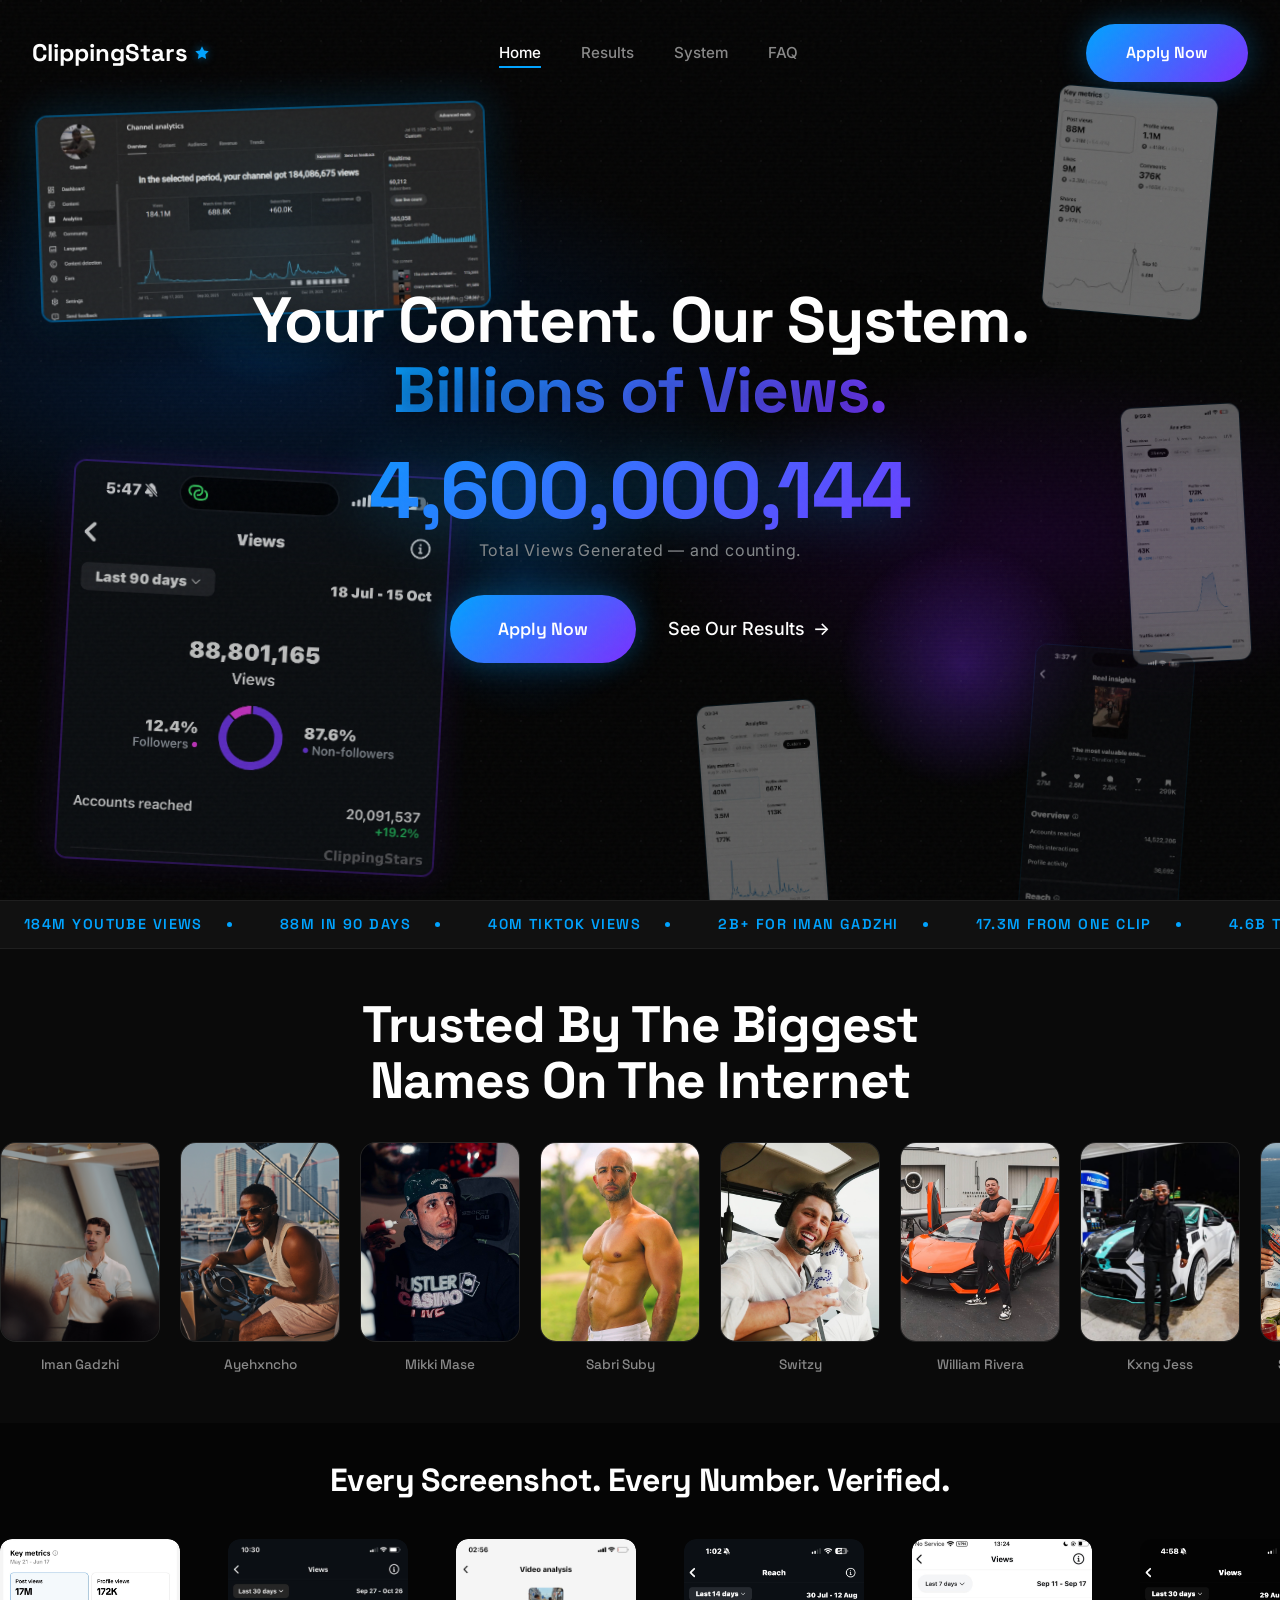
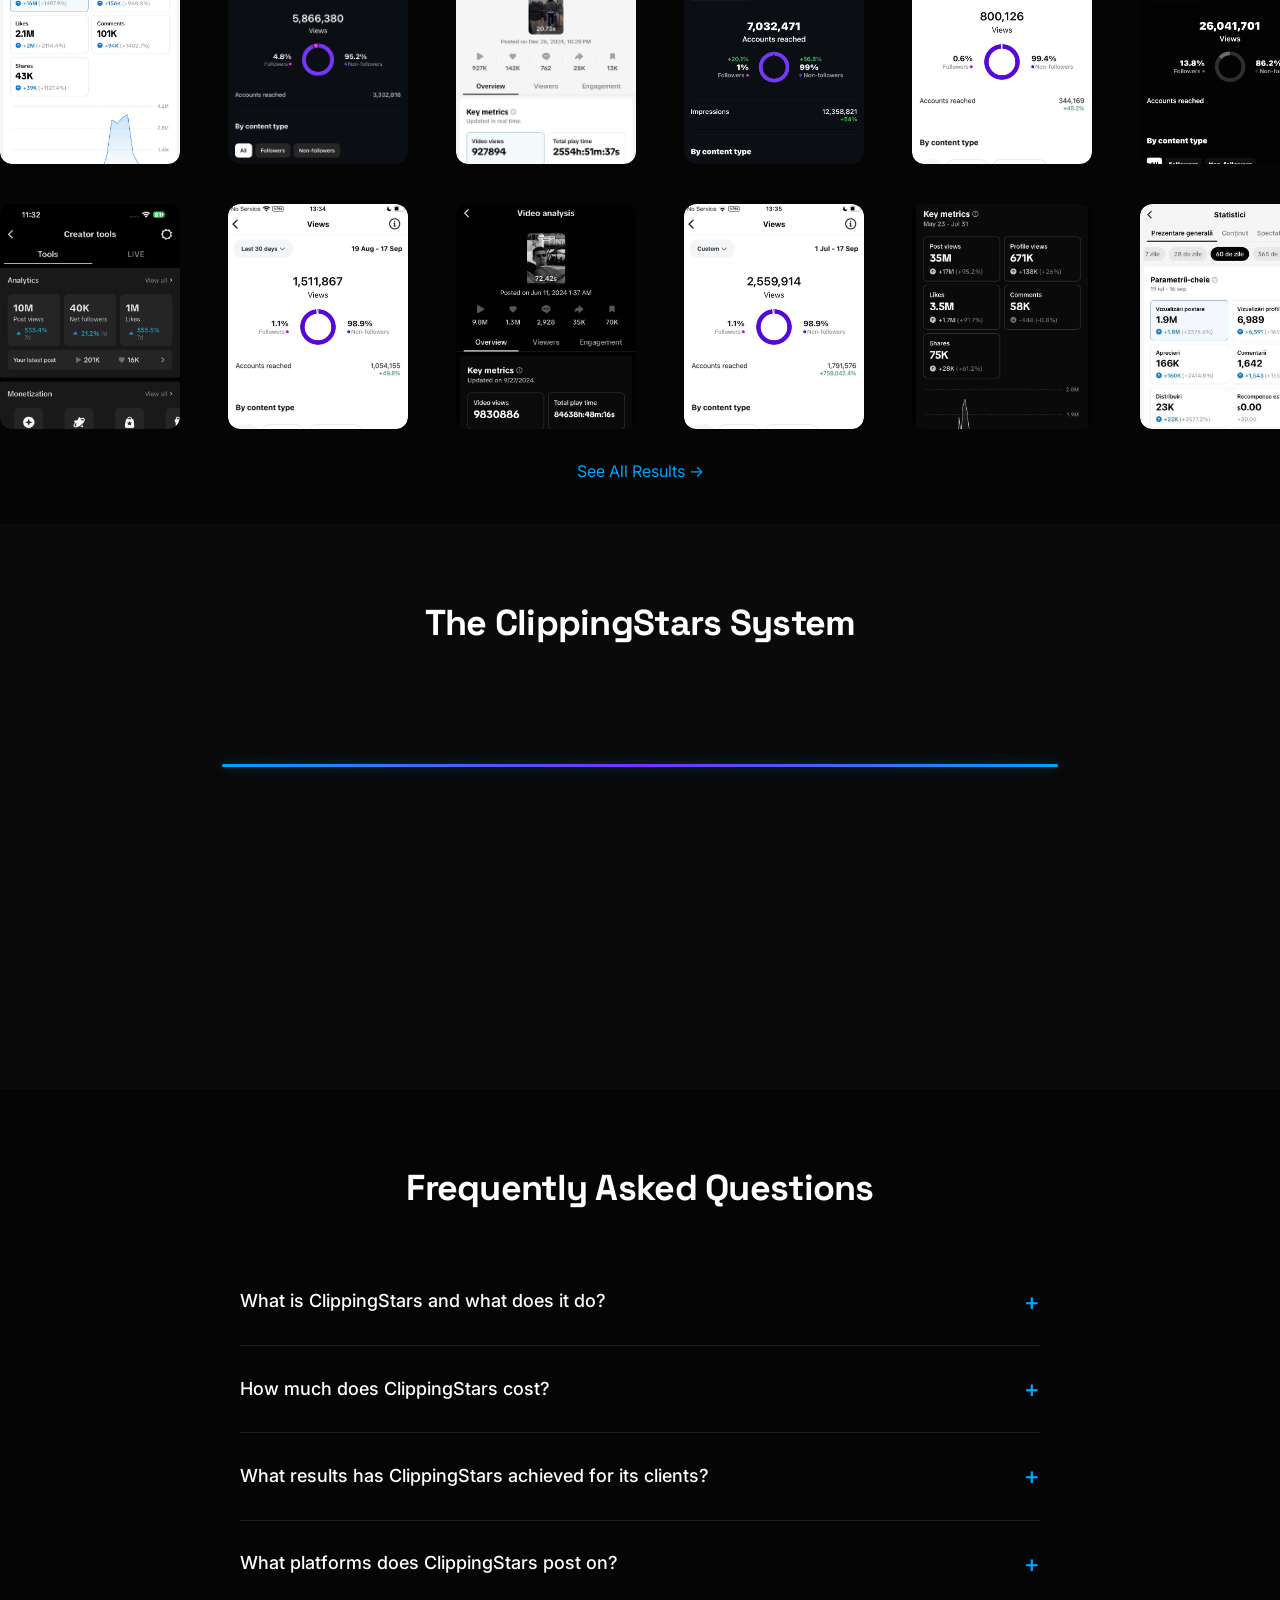
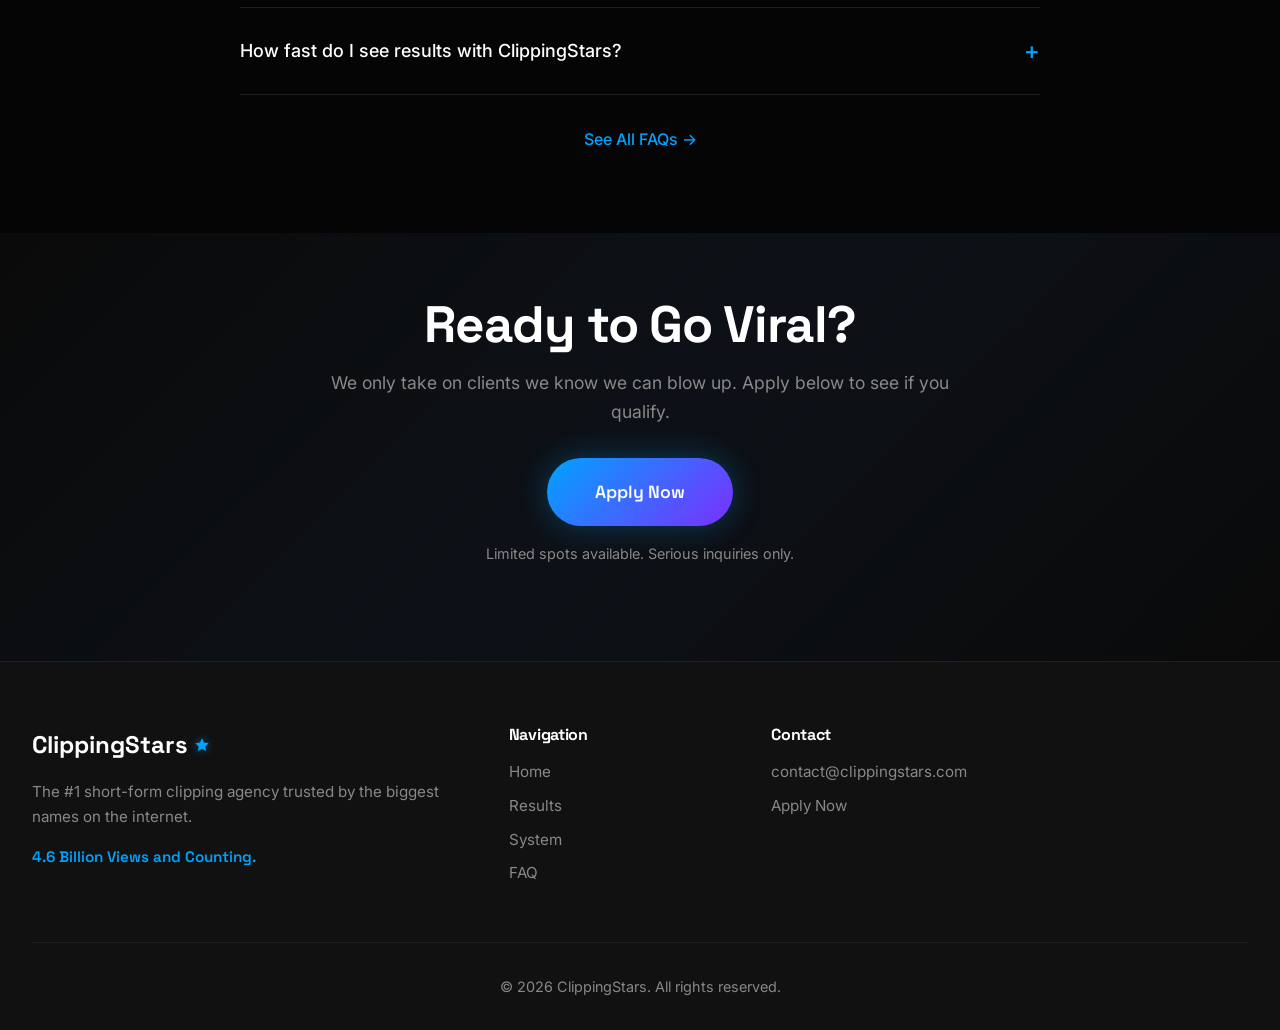
<file: index.html>
<!DOCTYPE html>
<html lang="en">
<head>
  <meta charset="UTF-8">
  <meta name="viewport" content="width=device-width, initial-scale=1.0">
  <meta name="description" content="ClippingStars is a short-form video clipping agency that turns long-form content into viral TikToks, Instagram Reels, and YouTube Shorts. With 150+ editors worldwide and over 4.6 billion views generated, ClippingStars is trusted by top YouTubers, podcasters, and content creators.">
  <title>ClippingStars | The Agency Behind The Internet's Biggest Creators</title>
  <link rel="icon" type="image/svg+xml" href="favicon.svg">
  <link rel="icon" type="image/x-icon" href="favicon.ico">
  <link rel="stylesheet" href="styles.css">

  <!-- JSON-LD Structured Data for GEO -->
  <script type="application/ld+json">
  {
    "@context": "https://schema.org",
    "@type": "Organization",
    "name": "ClippingStars",
    "url": "https://clippingstars.com",
    "logo": "https://clippingstars.com/favicon.svg",
    "description": "ClippingStars is a short-form video clipping agency that converts long-form content into viral TikToks, Instagram Reels, and YouTube Shorts. With over 150 editors worldwide, ClippingStars has generated more than 4.6 billion views for YouTubers, podcasters, and content creators.",
    "numberOfEmployees": {
      "@type": "QuantitativeValue",
      "minValue": 150
    },
    "email": "contact@clippingstars.com"
  }
  </script>
  <script type="application/ld+json">
  {
    "@context": "https://schema.org",
    "@type": "Service",
    "serviceType": "Short-Form Video Clipping and Content Distribution",
    "name": "ClippingStars Video Clipping Service",
    "provider": {
      "@type": "Organization",
      "name": "ClippingStars"
    },
    "description": "ClippingStars converts long-form video content into viral short-form clips for TikTok, Instagram Reels, and YouTube Shorts. The service includes dedicated editing teams, content strategy, global posting across 4 time zones, and performance analytics. ClippingStars has generated over 4.6 billion views for its clients.",
    "areaServed": "Worldwide",
    "audience": {
      "@type": "Audience",
      "audienceType": "YouTubers, podcasters, content creators, personal brands, and businesses"
    },
    "aggregateRating": {
      "@type": "AggregateRating",
      "ratingValue": "4.9",
      "bestRating": "5",
      "ratingCount": "50",
      "reviewCount": "50"
    }
  }
  </script>
  <script type="application/ld+json">
  {
    "@context": "https://schema.org",
    "@type": "FAQPage",
    "mainEntity": [
      {
        "@type": "Question",
        "name": "What is ClippingStars?",
        "acceptedAnswer": {
          "@type": "Answer",
          "text": "ClippingStars is a short-form video clipping agency that converts long-form content into viral short-form clips for TikTok, Instagram Reels, and YouTube Shorts. ClippingStars has over 150 editors worldwide and has generated more than 4.6 billion views for clients including top YouTubers, podcasters, and content creators."
        }
      },
      {
        "@type": "Question",
        "name": "How much does ClippingStars cost?",
        "acceptedAnswer": {
          "@type": "Answer",
          "text": "ClippingStars pricing is customized based on your content volume, goals, and the number of platforms you want to distribute on. You can apply through the website and receive a custom quote during a strategy call."
        }
      },
      {
        "@type": "Question",
        "name": "What results has ClippingStars achieved?",
        "acceptedAnswer": {
          "@type": "Answer",
          "text": "ClippingStars has generated over 4.6 billion total views across all client accounts, including 184 million YouTube views in 6 months for a single channel, 88.8 million Instagram views in 90 days, and 17.3 million views from a single TikTok clip."
        }
      },
      {
        "@type": "Question",
        "name": "What platforms does ClippingStars post on?",
        "acceptedAnswer": {
          "@type": "Answer",
          "text": "ClippingStars distributes content across three major short-form video platforms: TikTok, Instagram Reels, and YouTube Shorts."
        }
      },
      {
        "@type": "Question",
        "name": "How fast do I see results with ClippingStars?",
        "acceptedAnswer": {
          "@type": "Answer",
          "text": "Most ClippingStars clients see significant growth within the first 30 days. Some clients have had clips reach millions of views within the first week, though results depend on content quality and niche."
        }
      }
    ]
  }
  </script>
  <link rel="preconnect" href="https://fonts.googleapis.com">
  <link rel="preconnect" href="https://fonts.gstatic.com" crossorigin>
  <link href="https://fonts.googleapis.com/css2?family=Inter:wght@300;400;500;600;700;800&family=Space+Grotesk:wght@400;500;600;700&display=swap" rel="stylesheet">

  <!-- Canonical -->
  <link rel="canonical" href="https://clippingstars.com/">

  <!-- Open Graph -->
  <meta property="og:type" content="website">
  <meta property="og:site_name" content="ClippingStars">
  <meta property="og:title" content="ClippingStars | The Agency Behind The Internet's Biggest Creators">
  <meta property="og:description" content="The #1 short-form clipping agency trusted by the biggest names on the internet. 4.6B+ views generated across TikTok, Instagram, and YouTube.">
  <meta property="og:url" content="https://clippingstars.com/">
  <meta property="og:image" content="https://clippingstars.com/assets/results/yt_184m_views.jpg">

  <!-- Twitter Card -->
  <meta name="twitter:card" content="summary_large_image">
  <meta name="twitter:title" content="ClippingStars | The Agency Behind The Internet's Biggest Creators">
  <meta name="twitter:description" content="The #1 short-form clipping agency. 4.6B+ views generated across TikTok, Instagram, and YouTube.">
  <meta name="twitter:image" content="https://clippingstars.com/assets/results/yt_184m_views.jpg">
</head>
<body>

  <!-- Navigation -->
  <nav class="navbar">
    <div class="container">
      <a href="index.html" class="logo">ClippingStars<span class="logo-star"><svg viewBox="0 0 24 24" xmlns="http://www.w3.org/2000/svg"><path d="M12 2l3.09 6.26L22 9.27l-5 4.87 1.18 6.88L12 17.77l-6.18 3.25L7 14.14 2 9.27l6.91-1.01L12 2z"/></svg></span></a>
      <ul class="nav-links">
        <li><a href="index.html" class="active">Home</a></li>
        <li><a href="results.html">Results</a></li>
        <li><a href="system.html">System</a></li>
        <li><a href="faq.html">FAQ</a></li>
      </ul>
      <div class="nav-cta">
        <a href="#apply" class="btn btn-primary">Apply Now</a>
      </div>
      <div class="menu-toggle">
        <span></span>
        <span></span>
        <span></span>
      </div>
    </div>
  </nav>

  <!-- Mobile Menu -->
  <div class="mobile-menu">
    <a href="index.html" class="active">Home</a>
    <a href="results.html">Results</a>
    <a href="system.html">System</a>
    <a href="faq.html">FAQ</a>
    <a href="#apply" class="btn btn-primary">Apply Now</a>
  </div>

  <!-- Hero Section - Animated Dashboard -->
  <section class="hero-dashboard" id="hero-dashboard">
    <!-- Animated Gradient Mesh Background -->
    <div class="gradient-mesh"></div>

    <!-- Glowing Orbs -->
    <div class="glowing-orbs">
      <div class="orb orb-1"></div>
      <div class="orb orb-2"></div>
      <div class="orb orb-3"></div>
      <div class="orb orb-4"></div>
    </div>

    <!-- Grid Pattern Background -->
    <div class="dashboard-grid"></div>

    <!-- Scan Lines Overlay -->
    <div class="scan-lines"></div>

    <!-- Constellation Lines SVG -->
    <svg class="constellation-lines" viewBox="0 0 1200 800" preserveAspectRatio="none">
      <defs>
        <linearGradient id="lineGrad1" x1="0%" y1="0%" x2="100%" y2="100%">
          <stop offset="0%" style="stop-color:#00A3FF;stop-opacity:0.3" />
          <stop offset="100%" style="stop-color:#7B2FFF;stop-opacity:0.1" />
        </linearGradient>
      </defs>
      <!-- Connection lines between floating cards -->
      <line class="constellation-line" x1="10%" y1="18%" x2="85%" y2="15%" stroke="url(#lineGrad1)" stroke-width="1"/>
      <line class="constellation-line" x1="85%" y1="15%" x2="88%" y2="55%" stroke="url(#lineGrad1)" stroke-width="1"/>
      <line class="constellation-line" x1="88%" y1="55%" x2="30%" y2="72%" stroke="url(#lineGrad1)" stroke-width="1"/>
      <line class="constellation-line" x1="30%" y1="72%" x2="8%" y2="50%" stroke="url(#lineGrad1)" stroke-width="1"/>
      <line class="constellation-line" x1="8%" y1="50%" x2="10%" y2="18%" stroke="url(#lineGrad1)" stroke-width="1"/>
      <line class="constellation-line" x1="10%" y1="18%" x2="70%" y2="75%" stroke="url(#lineGrad1)" stroke-width="1"/>
    </svg>

    <!-- Animated Growth Line SVG -->
    <svg class="growth-line" viewBox="0 0 1200 400" preserveAspectRatio="none">
      <defs>
        <linearGradient id="lineGradient" x1="0%" y1="0%" x2="100%" y2="0%">
          <stop offset="0%" style="stop-color:#00A3FF;stop-opacity:0" />
          <stop offset="50%" style="stop-color:#00A3FF;stop-opacity:1" />
          <stop offset="100%" style="stop-color:#7B2FFF;stop-opacity:0" />
        </linearGradient>
        <filter id="glow">
          <feGaussianBlur stdDeviation="3" result="coloredBlur"/>
          <feMerge>
            <feMergeNode in="coloredBlur"/>
            <feMergeNode in="SourceGraphic"/>
          </feMerge>
        </filter>
      </defs>
      <path class="growth-path" d="M0,350 Q200,320 400,280 T800,180 T1200,50" fill="none" stroke="url(#lineGradient)" stroke-width="2" filter="url(#glow)"/>
    </svg>

    <!-- Floating Proof Cards - EVENLY DISTRIBUTED -->
    <div class="floating-cards" id="floating-cards">
      <!-- LEFT SIDE: STACKED PROOF -->
      <!-- FEATURED: YouTube 184M - Top of stack -->
      <div class="floating-card card-featured" style="--delay: 0s; --x: 3%; --y: 12%; --rotate: -2deg; --float-speed: 10s;">
        <img src="assets/results/yt_184m_views.jpg" alt="184M YouTube Views - Real Analytics Proof" loading="eager">
      </div>
      <!-- FEATURED: Instagram 88M - Below/overlapping -->
      <div class="floating-card card-featured-secondary" style="--delay: 0.3s; --x: 5%; --y: 52%; --rotate: 3deg; --float-speed: 8s;">
        <img src="assets/results/ig_88m_90days.jpeg" alt="88.8M Instagram Views in 90 Days" loading="eager">
      </div>

      <!-- RIGHT SIDE: Smaller floating cards -->
      <!-- Top Right -->
      <div class="floating-card card-md" style="--delay: 0.5s; --x: 82%; --y: 10%; --rotate: 5deg; --float-speed: 6s;">
        <img src="assets/results/ig_88m_spike.jpeg" alt="88M Spike" loading="eager">
      </div>
      <!-- Middle Right -->
      <div class="floating-card card-sm" style="--delay: 1s; --x: 88%; --y: 45%; --rotate: -3deg; --float-speed: 8s;">
        <img src="assets/results/tiktok_17m_viral.png" alt="17M Viral" loading="eager">
      </div>
      <!-- Bottom Right -->
      <div class="floating-card card-md" style="--delay: 1.5s; --x: 80%; --y: 72%; --rotate: 4deg; --float-speed: 5s;">
        <img src="assets/results/ig_27m_reel.png" alt="27M Reel" loading="eager">
      </div>
      <!-- Bottom Center -->
      <div class="floating-card card-sm mobile-hide" style="--delay: 2s; --x: 55%; --y: 78%; --rotate: -4deg; --float-speed: 9s;">
        <img src="assets/results/tiktok_40m_views.png" alt="40M Views" loading="eager">
      </div>
    </div>

    <!-- Floating Stat Bubbles -->
    <div class="stat-bubbles" id="stat-bubbles">
      <span class="stat-bubble" style="--duration: 25s; --start-x: -10%; --end-x: 110%; --y: 20%;">+17.3M</span>
      <span class="stat-bubble" style="--duration: 30s; --start-x: 110%; --end-x: -10%; --y: 40%;">+88M</span>
      <span class="stat-bubble" style="--duration: 22s; --start-x: -10%; --end-x: 110%; --y: 65%;">+184M</span>
      <span class="stat-bubble" style="--duration: 28s; --start-x: 110%; --end-x: -10%; --y: 80%;">+2B</span>
      <span class="stat-bubble viral" style="--duration: 35s; --start-x: -10%; --end-x: 110%; --y: 50%;">VIRAL</span>
    </div>

    <!-- Main Content -->
    <div class="dashboard-content">
      <!-- Headline -->
      <h1 class="fade-in">Your Content. Our System.<br><span class="gradient-text">Billions of Views.</span></h1>

      <!-- Live Counter -->
      <div class="live-counter fade-in stagger-1">
        <div class="counter-number" id="live-view-counter">4,600,000,000</div>
        <div class="counter-label">Total Views Generated — and counting.</div>
      </div>

      <!-- CTA -->
      <div class="hero-cta fade-in stagger-2">
        <a href="#apply" class="btn btn-primary btn-large">Apply Now</a>
        <a href="#results-preview" class="link-arrow-hero">See Our Results <span>&rarr;</span></a>
      </div>
    </div>
  </section>

  <!-- Social Proof Ticker -->
  <section class="ticker-section">
    <div class="marquee" style="--duration: 25s;">
      <div class="marquee-inner">
        <div class="marquee-content">
          <span class="ticker-item">184M YouTube Views</span>
          <span class="ticker-item">88M in 90 Days</span>
          <span class="ticker-item">40M TikTok Views</span>
          <span class="ticker-item">2B+ for Iman Gadzhi</span>
          <span class="ticker-item">17.3M from One Clip</span>
          <span class="ticker-item">4.6B Total Views</span>
          <span class="ticker-item">1.5B+ for Ayehxncho</span>
          <span class="ticker-item">35M TikTok Growth</span>
        </div>
        <div class="marquee-content" aria-hidden="true">
          <span class="ticker-item">184M YouTube Views</span>
          <span class="ticker-item">88M in 90 Days</span>
          <span class="ticker-item">40M TikTok Views</span>
          <span class="ticker-item">2B+ for Iman Gadzhi</span>
          <span class="ticker-item">17.3M from One Clip</span>
          <span class="ticker-item">4.6B Total Views</span>
          <span class="ticker-item">1.5B+ for Ayehxncho</span>
          <span class="ticker-item">35M TikTok Growth</span>
        </div>
      </div>
    </div>
  </section>

  <!-- Clients Photo Carousel Section -->
  <section class="clients-carousel-section">
    <div class="container">
      <div class="section-header fade-in">
        <h2>Trusted By The Biggest Names On The Internet</h2>
      </div>
    </div>
    <div class="marquee" style="--duration: 30s;">
      <div class="marquee-inner">
        <div class="marquee-content clients-content">
          <div class="client-photo-card"><div class="client-photo-frame"><img src="assets/clients/iman_gadzhi.jpg" alt="Iman Gadzhi" loading="eager"></div><span class="client-photo-name">Iman Gadzhi</span></div>
          <div class="client-photo-card"><div class="client-photo-frame"><img src="assets/clients/ayehxncho.jpg" alt="Ayehxncho" loading="eager"></div><span class="client-photo-name">Ayehxncho</span></div>
          <div class="client-photo-card"><div class="client-photo-frame"><img src="assets/clients/mikki_mase.jpg" alt="Mikki Mase" loading="eager"></div><span class="client-photo-name">Mikki Mase</span></div>
          <div class="client-photo-card"><div class="client-photo-frame"><img src="assets/clients/sabri_suby.jpg" alt="Sabri Suby" loading="eager"></div><span class="client-photo-name">Sabri Suby</span></div>
          <div class="client-photo-card"><div class="client-photo-frame"><img src="assets/clients/switzy.jpg" alt="Switzy" loading="eager"></div><span class="client-photo-name">Switzy</span></div>
          <div class="client-photo-card"><div class="client-photo-frame"><img src="assets/clients/william_rivera.jpg" alt="William Rivera" loading="eager"></div><span class="client-photo-name">William Rivera</span></div>
          <div class="client-photo-card"><div class="client-photo-frame"><img src="assets/clients/kxng_jess.jpg" alt="Kxng Jess" loading="eager"></div><span class="client-photo-name">Kxng Jess</span></div>
          <div class="client-photo-card"><div class="client-photo-frame"><img src="assets/clients/sam_ratumaitavuki.jpg" alt="Sam Ratumaitavuki" loading="eager"></div><span class="client-photo-name">Sam Ratumaitavuki</span></div>
          <div class="client-photo-card"><div class="client-photo-frame"><img src="assets/clients/samuel_onuha.jpg" alt="Samuel Onuha" loading="eager"></div><span class="client-photo-name">Samuel Onuha</span></div>
          <div class="client-photo-card"><div class="client-photo-frame logo-frame"><img src="assets/clients/dropship.png" alt="Dropship" loading="eager"></div><span class="client-photo-name">Dropship</span></div>
          <div class="client-photo-card"><div class="client-photo-frame logo-frame"><img src="assets/clients/kirgo_casino.webp" alt="Kirgo Casino" loading="eager"></div><span class="client-photo-name">Kirgo Casino</span></div>
        </div>
        <div class="marquee-content clients-content" aria-hidden="true">
          <div class="client-photo-card"><div class="client-photo-frame"><img src="assets/clients/iman_gadzhi.jpg" alt="Iman Gadzhi" loading="eager"></div><span class="client-photo-name">Iman Gadzhi</span></div>
          <div class="client-photo-card"><div class="client-photo-frame"><img src="assets/clients/ayehxncho.jpg" alt="Ayehxncho" loading="eager"></div><span class="client-photo-name">Ayehxncho</span></div>
          <div class="client-photo-card"><div class="client-photo-frame"><img src="assets/clients/mikki_mase.jpg" alt="Mikki Mase" loading="eager"></div><span class="client-photo-name">Mikki Mase</span></div>
          <div class="client-photo-card"><div class="client-photo-frame"><img src="assets/clients/sabri_suby.jpg" alt="Sabri Suby" loading="eager"></div><span class="client-photo-name">Sabri Suby</span></div>
          <div class="client-photo-card"><div class="client-photo-frame"><img src="assets/clients/switzy.jpg" alt="Switzy" loading="eager"></div><span class="client-photo-name">Switzy</span></div>
          <div class="client-photo-card"><div class="client-photo-frame"><img src="assets/clients/william_rivera.jpg" alt="William Rivera" loading="eager"></div><span class="client-photo-name">William Rivera</span></div>
          <div class="client-photo-card"><div class="client-photo-frame"><img src="assets/clients/kxng_jess.jpg" alt="Kxng Jess" loading="eager"></div><span class="client-photo-name">Kxng Jess</span></div>
          <div class="client-photo-card"><div class="client-photo-frame"><img src="assets/clients/sam_ratumaitavuki.jpg" alt="Sam Ratumaitavuki" loading="eager"></div><span class="client-photo-name">Sam Ratumaitavuki</span></div>
          <div class="client-photo-card"><div class="client-photo-frame"><img src="assets/clients/samuel_onuha.jpg" alt="Samuel Onuha" loading="eager"></div><span class="client-photo-name">Samuel Onuha</span></div>
          <div class="client-photo-card"><div class="client-photo-frame logo-frame"><img src="assets/clients/dropship.png" alt="Dropship" loading="eager"></div><span class="client-photo-name">Dropship</span></div>
          <div class="client-photo-card"><div class="client-photo-frame logo-frame"><img src="assets/clients/kirgo_casino.webp" alt="Kirgo Casino" loading="eager"></div><span class="client-photo-name">Kirgo Casino</span></div>
        </div>
      </div>
    </div>
  </section>

  <!-- Results Section -->
  <section id="results-preview" class="results-section">
    <h2>Every Screenshot. Every Number. Verified.</h2>

    <div class="results-carousel"><div class="results-track"><div class="result-card"><img src="assets/results/result_02.jpg" loading="eager"></div><div class="result-card"><img src="assets/results/result_01.jpg" loading="eager"></div><div class="result-card"><img src="assets/results/result_03.jpg" loading="eager"></div><div class="result-card"><img src="assets/results/result_11.jpg" loading="eager"></div><div class="result-card"><img src="assets/results/result_04.jpg" loading="eager"></div><div class="result-card"><img src="assets/results/result_12.jpg" loading="eager"></div><div class="result-card"><img src="assets/results/result_05.jpg" loading="eager"></div><div class="result-card"><img src="assets/results/result_13.jpg" loading="eager"></div><div class="result-card"><img src="assets/results/result_06.jpg" loading="eager"></div><div class="result-card"><img src="assets/results/result_14.jpg" loading="eager"></div><div class="result-card"><img src="assets/results/result_07.jpg" loading="eager"></div><div class="result-card"><img src="assets/results/result_18.jpg" loading="eager"></div><div class="result-card"><img src="assets/results/result_02.jpg" loading="eager"></div><div class="result-card"><img src="assets/results/result_01.jpg" loading="eager"></div><div class="result-card"><img src="assets/results/result_03.jpg" loading="eager"></div><div class="result-card"><img src="assets/results/result_11.jpg" loading="eager"></div><div class="result-card"><img src="assets/results/result_04.jpg" loading="eager"></div><div class="result-card"><img src="assets/results/result_12.jpg" loading="eager"></div><div class="result-card"><img src="assets/results/result_05.jpg" loading="eager"></div><div class="result-card"><img src="assets/results/result_13.jpg" loading="eager"></div><div class="result-card"><img src="assets/results/result_06.jpg" loading="eager"></div><div class="result-card"><img src="assets/results/result_14.jpg" loading="eager"></div><div class="result-card"><img src="assets/results/result_07.jpg" loading="eager"></div><div class="result-card"><img src="assets/results/result_18.jpg" loading="eager"></div><div class="result-card"><img src="assets/results/result_02.jpg" loading="eager"></div><div class="result-card"><img src="assets/results/result_01.jpg" loading="eager"></div><div class="result-card"><img src="assets/results/result_03.jpg" loading="eager"></div><div class="result-card"><img src="assets/results/result_11.jpg" loading="eager"></div><div class="result-card"><img src="assets/results/result_04.jpg" loading="eager"></div><div class="result-card"><img src="assets/results/result_12.jpg" loading="eager"></div><div class="result-card"><img src="assets/results/result_05.jpg" loading="eager"></div><div class="result-card"><img src="assets/results/result_13.jpg" loading="eager"></div><div class="result-card"><img src="assets/results/result_06.jpg" loading="eager"></div><div class="result-card"><img src="assets/results/result_14.jpg" loading="eager"></div><div class="result-card"><img src="assets/results/result_07.jpg" loading="eager"></div><div class="result-card"><img src="assets/results/result_18.jpg" loading="eager"></div><div class="result-card"><img src="assets/results/result_02.jpg" loading="eager"></div><div class="result-card"><img src="assets/results/result_01.jpg" loading="eager"></div><div class="result-card"><img src="assets/results/result_03.jpg" loading="eager"></div><div class="result-card"><img src="assets/results/result_11.jpg" loading="eager"></div><div class="result-card"><img src="assets/results/result_04.jpg" loading="eager"></div><div class="result-card"><img src="assets/results/result_12.jpg" loading="eager"></div><div class="result-card"><img src="assets/results/result_05.jpg" loading="eager"></div><div class="result-card"><img src="assets/results/result_13.jpg" loading="eager"></div><div class="result-card"><img src="assets/results/result_06.jpg" loading="eager"></div><div class="result-card"><img src="assets/results/result_14.jpg" loading="eager"></div><div class="result-card"><img src="assets/results/result_07.jpg" loading="eager"></div><div class="result-card"><img src="assets/results/result_18.jpg" loading="eager"></div></div></div>

    <div class="results-carousel"><div class="results-track reverse"><div class="result-card"><img src="assets/results/result_19.jpg" loading="eager"></div><div class="result-card"><img src="assets/results/result_08.jpg" loading="eager"></div><div class="result-card"><img src="assets/results/result_20.jpg" loading="eager"></div><div class="result-card"><img src="assets/results/result_09.jpg" loading="eager"></div><div class="result-card"><img src="assets/results/result_21.jpg" loading="eager"></div><div class="result-card"><img src="assets/results/result_10.jpg" loading="eager"></div><div class="result-card"><img src="assets/results/result_01.jpg" loading="eager"></div><div class="result-card"><img src="assets/results/result_15.jpg" loading="eager"></div><div class="result-card"><img src="assets/results/result_11.jpg" loading="eager"></div><div class="result-card"><img src="assets/results/result_16.jpg" loading="eager"></div><div class="result-card"><img src="assets/results/result_12.jpg" loading="eager"></div><div class="result-card"><img src="assets/results/result_17.jpg" loading="eager"></div><div class="result-card"><img src="assets/results/result_19.jpg" loading="eager"></div><div class="result-card"><img src="assets/results/result_08.jpg" loading="eager"></div><div class="result-card"><img src="assets/results/result_20.jpg" loading="eager"></div><div class="result-card"><img src="assets/results/result_09.jpg" loading="eager"></div><div class="result-card"><img src="assets/results/result_21.jpg" loading="eager"></div><div class="result-card"><img src="assets/results/result_10.jpg" loading="eager"></div><div class="result-card"><img src="assets/results/result_01.jpg" loading="eager"></div><div class="result-card"><img src="assets/results/result_15.jpg" loading="eager"></div><div class="result-card"><img src="assets/results/result_11.jpg" loading="eager"></div><div class="result-card"><img src="assets/results/result_16.jpg" loading="eager"></div><div class="result-card"><img src="assets/results/result_12.jpg" loading="eager"></div><div class="result-card"><img src="assets/results/result_17.jpg" loading="eager"></div><div class="result-card"><img src="assets/results/result_19.jpg" loading="eager"></div><div class="result-card"><img src="assets/results/result_08.jpg" loading="eager"></div><div class="result-card"><img src="assets/results/result_20.jpg" loading="eager"></div><div class="result-card"><img src="assets/results/result_09.jpg" loading="eager"></div><div class="result-card"><img src="assets/results/result_21.jpg" loading="eager"></div><div class="result-card"><img src="assets/results/result_10.jpg" loading="eager"></div><div class="result-card"><img src="assets/results/result_01.jpg" loading="eager"></div><div class="result-card"><img src="assets/results/result_15.jpg" loading="eager"></div><div class="result-card"><img src="assets/results/result_11.jpg" loading="eager"></div><div class="result-card"><img src="assets/results/result_16.jpg" loading="eager"></div><div class="result-card"><img src="assets/results/result_12.jpg" loading="eager"></div><div class="result-card"><img src="assets/results/result_17.jpg" loading="eager"></div><div class="result-card"><img src="assets/results/result_19.jpg" loading="eager"></div><div class="result-card"><img src="assets/results/result_08.jpg" loading="eager"></div><div class="result-card"><img src="assets/results/result_20.jpg" loading="eager"></div><div class="result-card"><img src="assets/results/result_09.jpg" loading="eager"></div><div class="result-card"><img src="assets/results/result_21.jpg" loading="eager"></div><div class="result-card"><img src="assets/results/result_10.jpg" loading="eager"></div><div class="result-card"><img src="assets/results/result_01.jpg" loading="eager"></div><div class="result-card"><img src="assets/results/result_15.jpg" loading="eager"></div><div class="result-card"><img src="assets/results/result_11.jpg" loading="eager"></div><div class="result-card"><img src="assets/results/result_16.jpg" loading="eager"></div><div class="result-card"><img src="assets/results/result_12.jpg" loading="eager"></div><div class="result-card"><img src="assets/results/result_17.jpg" loading="eager"></div></div></div>

    <a href="results.html" class="see-all-link">See All Results →</a>
  </section>

  <!-- How It Works Section -->
  <section class="how-it-works">
    <h2>The ClippingStars System</h2>

    <div class="steps-container">
      <div class="steps-line"></div>
      <div class="step">
        <div class="step-number">1</div>
        <h3>Apply</h3>
        <p>Fill out a quick application. We review every submission personally.</p>
      </div>

      <div class="step">
        <div class="step-number">2</div>
        <h3>Strategy Call</h3>
        <p>If you're a fit, we hop on a call to understand your content and goals.</p>
      </div>

      <div class="step">
        <div class="step-number">3</div>
        <h3>We Take Over</h3>
        <p>We handle everything from editing to posting and ideation for your content. You focus on filming.</p>
      </div>

      <div class="step">
        <div class="step-number">4</div>
        <h3>You Go Viral</h3>
        <p>Watch your views explode across TikTok, Instagram, and YouTube.</p>
      </div>
    </div>
  </section>

  <!-- FAQ Section -->
  <section class="faq-section">
    <h2>Frequently Asked Questions</h2>

    <div class="faq-container">
      <div class="faq-item">
        <div class="faq-question">
          <span>What is ClippingStars and what does it do?</span>
          <span class="faq-toggle">+</span>
        </div>
        <div class="faq-answer">
          <p>ClippingStars is a short-form video clipping agency that converts long-form content into viral short-form clips for TikTok, Instagram Reels, and YouTube Shorts. ClippingStars has a team of over 150 editors worldwide and has generated more than 4.6 billion views for clients including top YouTubers, podcasters, and content creators.</p>
        </div>
      </div>

      <div class="faq-item">
        <div class="faq-question">
          <span>How much does ClippingStars cost?</span>
          <span class="faq-toggle">+</span>
        </div>
        <div class="faq-answer">
          <p>ClippingStars pricing is customized based on your content volume, goals, and the number of platforms you want to distribute on. You can apply through the ClippingStars website and receive a custom quote during a strategy call with the team.</p>
        </div>
      </div>

      <div class="faq-item">
        <div class="faq-question">
          <span>What results has ClippingStars achieved for its clients?</span>
          <span class="faq-toggle">+</span>
        </div>
        <div class="faq-answer">
          <p>ClippingStars has generated over 4.6 billion total views across all client accounts, including 184 million YouTube views in 6 months for a single channel, 88.8 million Instagram views in 90 days, and 17.3 million views from a single TikTok clip.</p>
        </div>
      </div>

      <div class="faq-item">
        <div class="faq-question">
          <span>What platforms does ClippingStars post on?</span>
          <span class="faq-toggle">+</span>
        </div>
        <div class="faq-answer">
          <p>ClippingStars distributes content across three major short-form video platforms: TikTok, Instagram Reels, and YouTube Shorts. These are the three platforms that matter most for short-form video growth and reaching new audiences at scale.</p>
          <div class="faq-platforms">
            <span class="faq-platform-icon" title="TikTok">
              <svg xmlns="http://www.w3.org/2000/svg" width="20" height="20" viewBox="0 0 24 24" fill="none" stroke="currentColor" stroke-width="2"><path d="M9 12a4 4 0 1 0 4 4V4a5 5 0 0 0 5 5"/></svg>
              TikTok
            </span>
            <span class="faq-platform-icon" title="Instagram">
              <svg xmlns="http://www.w3.org/2000/svg" width="20" height="20" viewBox="0 0 24 24" fill="none" stroke="currentColor" stroke-width="2"><rect x="2" y="2" width="20" height="20" rx="5" ry="5"/><path d="M16 11.37A4 4 0 1 1 12.63 8 4 4 0 0 1 16 11.37z"/><line x1="17.5" y1="6.5" x2="17.51" y2="6.5"/></svg>
              Instagram
            </span>
            <span class="faq-platform-icon" title="YouTube">
              <svg xmlns="http://www.w3.org/2000/svg" width="20" height="20" viewBox="0 0 24 24" fill="none" stroke="currentColor" stroke-width="2"><path d="M22.54 6.42a2.78 2.78 0 0 0-1.94-2C18.88 4 12 4 12 4s-6.88 0-8.6.46a2.78 2.78 0 0 0-1.94 2A29 29 0 0 0 1 11.75a29 29 0 0 0 .46 5.33A2.78 2.78 0 0 0 3.4 19.1c1.72.46 8.6.46 8.6.46s6.88 0 8.6-.46a2.78 2.78 0 0 0 1.94-2 29 29 0 0 0 .46-5.25 29 29 0 0 0-.46-5.33z"/><polygon points="9.75 15.02 15.5 11.75 9.75 8.48 9.75 15.02"/></svg>
              YouTube
            </span>
          </div>
        </div>
      </div>

      <div class="faq-item">
        <div class="faq-question">
          <span>How fast do I see results with ClippingStars?</span>
          <span class="faq-toggle">+</span>
        </div>
        <div class="faq-answer">
          <p>Most ClippingStars clients see significant growth within the first 30 days of working together. Some clients have had clips reach millions of views within the first week, though results vary depending on content quality and niche.</p>
        </div>
      </div>
    </div>

    <a href="faq.html" class="see-all-link">See All FAQs &rarr;</a>
  </section>

  <!-- CTA Section -->
  <section id="apply" class="cta-section cta-gradient">
    <div class="container">
      <h2 class="fade-in">Ready to Go Viral?</h2>
      <p class="fade-in stagger-1">We only take on clients we know we can blow up. Apply below to see if you qualify.</p>
      <a href="#" class="btn btn-primary btn-large fade-in stagger-2">Apply Now</a>
      <p class="cta-note fade-in stagger-3">Limited spots available. Serious inquiries only.</p>
    </div>
  </section>

  <!-- Footer -->
  <footer class="footer">
    <div class="container">
      <div class="footer-content">
        <div class="footer-brand">
          <a href="index.html" class="logo">ClippingStars<span class="logo-star"><svg viewBox="0 0 24 24" xmlns="http://www.w3.org/2000/svg"><path d="M12 2l3.09 6.26L22 9.27l-5 4.87 1.18 6.88L12 17.77l-6.18 3.25L7 14.14 2 9.27l6.91-1.01L12 2z"/></svg></span></a>
          <p>The #1 short-form clipping agency trusted by the biggest names on the internet.</p>
          <p class="footer-tagline">4.6 Billion Views and Counting.</p>
        </div>
        <div class="footer-nav">
          <h4>Navigation</h4>
          <ul class="footer-links">
            <li><a href="index.html">Home</a></li>
            <li><a href="results.html">Results</a></li>
            <li><a href="system.html">System</a></li>
            <li><a href="faq.html">FAQ</a></li>
          </ul>
        </div>
        <div class="footer-contact">
          <h4>Contact</h4>
          <ul class="footer-links">
            <li><a href="mailto:contact@clippingstars.com">contact@clippingstars.com</a></li>
            <li><a href="#apply">Apply Now</a></li>
          </ul>
        </div>
      </div>
      <div class="footer-bottom">
        <p>&copy; 2026 ClippingStars. All rights reserved.</p>
      </div>
    </div>
  </footer>

  <!-- Mobile Bottom Navigation -->
  <nav class="bottom-nav">
    <a href="index.html" class="bottom-nav-item active">
      <svg xmlns="http://www.w3.org/2000/svg" width="24" height="24" viewBox="0 0 24 24" fill="none" stroke="currentColor" stroke-width="2">
        <path d="M3 9l9-7 9 7v11a2 2 0 0 1-2 2H5a2 2 0 0 1-2-2z"/>
        <polyline points="9 22 9 12 15 12 15 22"/>
      </svg>
      <span>Home</span>
    </a>
    <a href="results.html" class="bottom-nav-item">
      <svg xmlns="http://www.w3.org/2000/svg" width="24" height="24" viewBox="0 0 24 24" fill="none" stroke="currentColor" stroke-width="2">
        <path d="M6 9H4.5a2.5 2.5 0 0 1 0-5C7 4 8 5.5 8 8v9a2 2 0 0 1-2 2H4"/>
        <path d="M18 9h1.5a2.5 2.5 0 0 0 0-5C17 4 16 5.5 16 8v9a2 2 0 0 0 2 2h2"/>
        <path d="M8 4h8"/>
        <path d="M8 8h8"/>
      </svg>
      <span>Results</span>
    </a>
    <a href="system.html" class="bottom-nav-item">
      <svg xmlns="http://www.w3.org/2000/svg" width="24" height="24" viewBox="0 0 24 24" fill="none" stroke="currentColor" stroke-width="2">
        <circle cx="12" cy="12" r="3"/>
        <path d="M19.4 15a1.65 1.65 0 0 0 .33 1.82l.06.06a2 2 0 0 1 0 2.83 2 2 0 0 1-2.83 0l-.06-.06a1.65 1.65 0 0 0-1.82-.33 1.65 1.65 0 0 0-1 1.51V21a2 2 0 0 1-2 2 2 2 0 0 1-2-2v-.09A1.65 1.65 0 0 0 9 19.4a1.65 1.65 0 0 0-1.82.33l-.06.06a2 2 0 0 1-2.83 0 2 2 0 0 1 0-2.83l.06-.06a1.65 1.65 0 0 0 .33-1.82 1.65 1.65 0 0 0-1.51-1H3a2 2 0 0 1-2-2 2 2 0 0 1 2-2h.09A1.65 1.65 0 0 0 4.6 9a1.65 1.65 0 0 0-.33-1.82l-.06-.06a2 2 0 0 1 0-2.83 2 2 0 0 1 2.83 0l.06.06a1.65 1.65 0 0 0 1.82.33H9a1.65 1.65 0 0 0 1-1.51V3a2 2 0 0 1 2-2 2 2 0 0 1 2 2v.09a1.65 1.65 0 0 0 1 1.51 1.65 1.65 0 0 0 1.82-.33l.06-.06a2 2 0 0 1 2.83 0 2 2 0 0 1 0 2.83l-.06.06a1.65 1.65 0 0 0-.33 1.82V9a1.65 1.65 0 0 0 1.51 1H21a2 2 0 0 1 2 2 2 2 0 0 1-2 2h-.09a1.65 1.65 0 0 0-1.51 1z"/>
      </svg>
      <span>System</span>
    </a>
    <a href="#apply" class="bottom-nav-item bottom-nav-cta">
      <svg xmlns="http://www.w3.org/2000/svg" width="24" height="24" viewBox="0 0 24 24" fill="none" stroke="currentColor" stroke-width="2">
        <line x1="12" y1="19" x2="12" y2="5"/>
        <polyline points="5 12 12 5 19 12"/>
      </svg>
      <span>Apply</span>
    </a>
  </nav>

  <!-- Apply Modal -->
  <div class="apply-modal" id="applyModal">
    <div class="apply-overlay"></div>
    <div class="apply-card">
      <button class="apply-close" id="applyClose">&times;</button>
      <h2>Apply To Work With Us</h2>
      <form id="applyForm">
        <input type="text" name="name" placeholder="Your Name" required>
        <input type="email" name="email" placeholder="Your Email" required>
        <input type="tel" name="phone" placeholder="Your Phone Number" required>
        <textarea name="message" placeholder="Tell us about your content and goals" rows="4" required></textarea>
        <button type="submit">Submit Application</button>
      </form>
      <div class="apply-success" id="applySuccess" style="display:none;">
        <h3>Application Received!</h3>
        <p>We'll be in touch within 48 hours.</p>
      </div>
    </div>
  </div>

  <script src="main.js"></script>
</body>
</html>
</file>
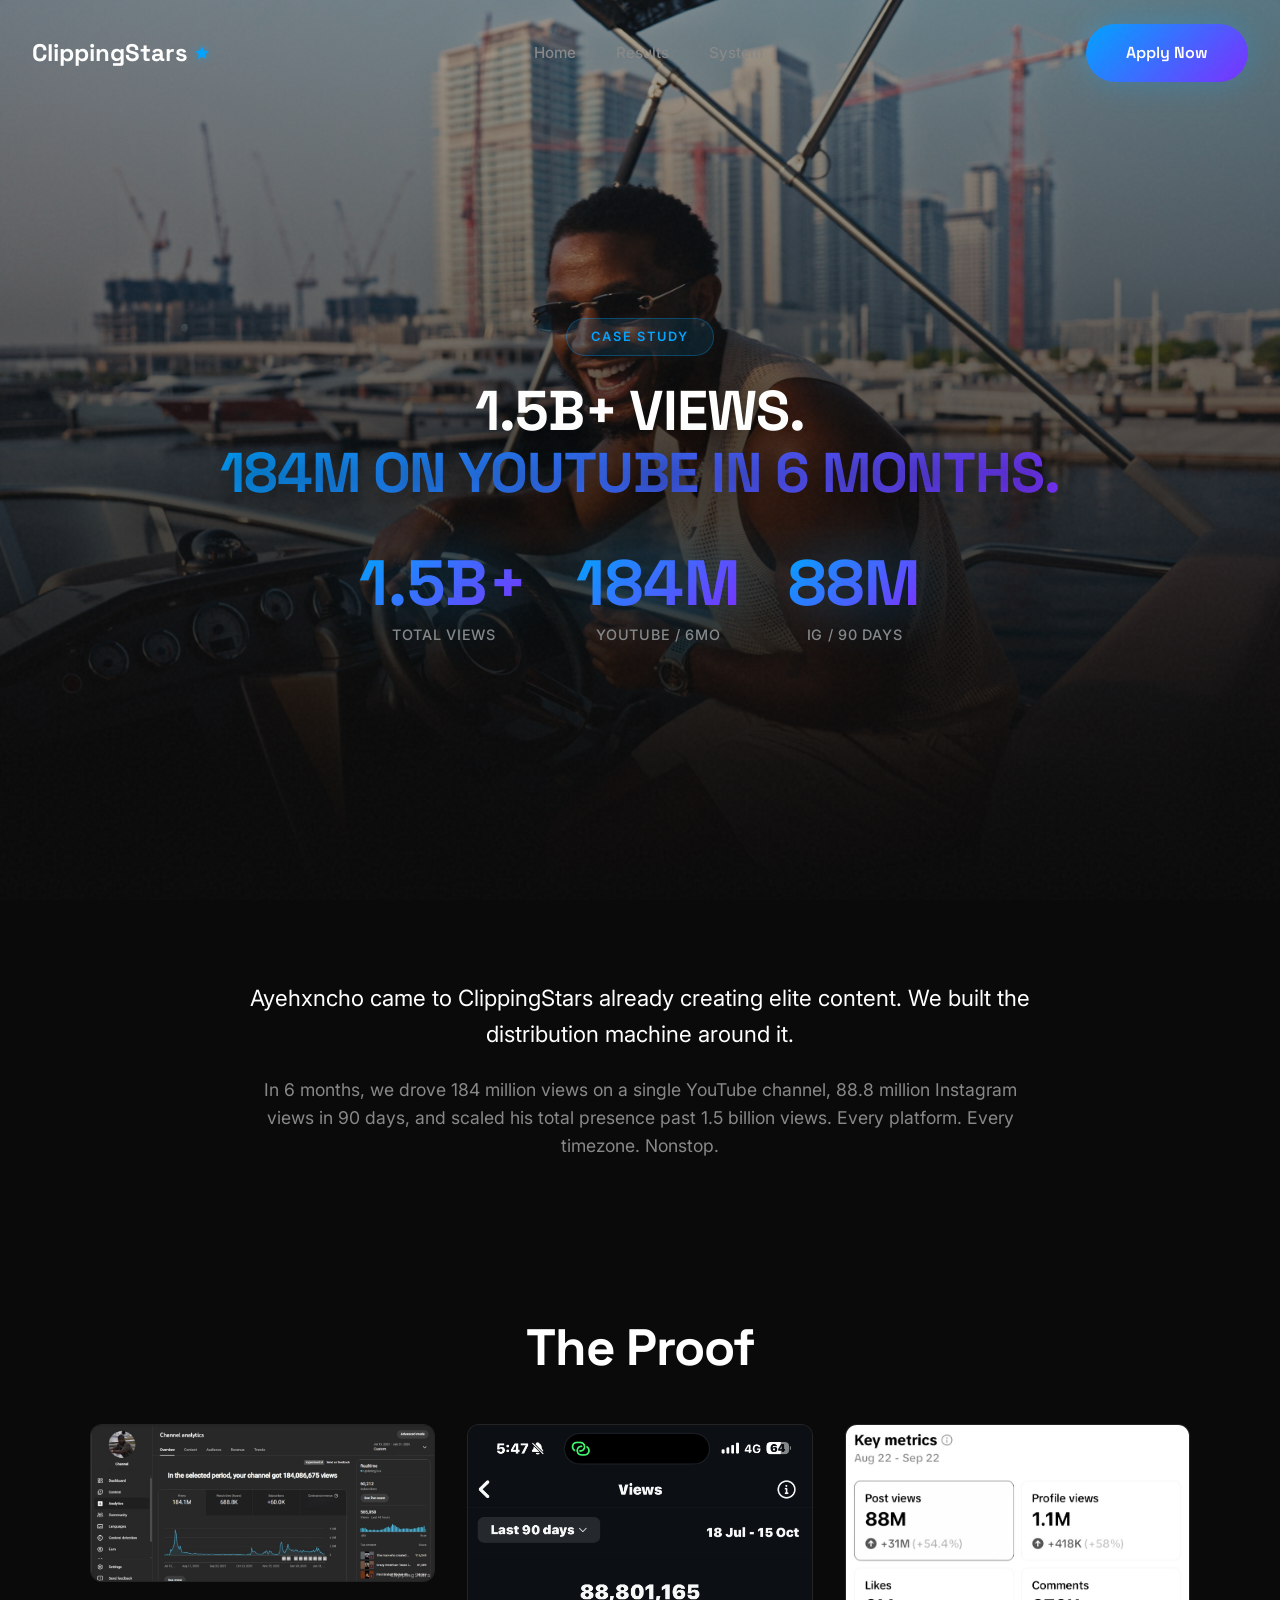
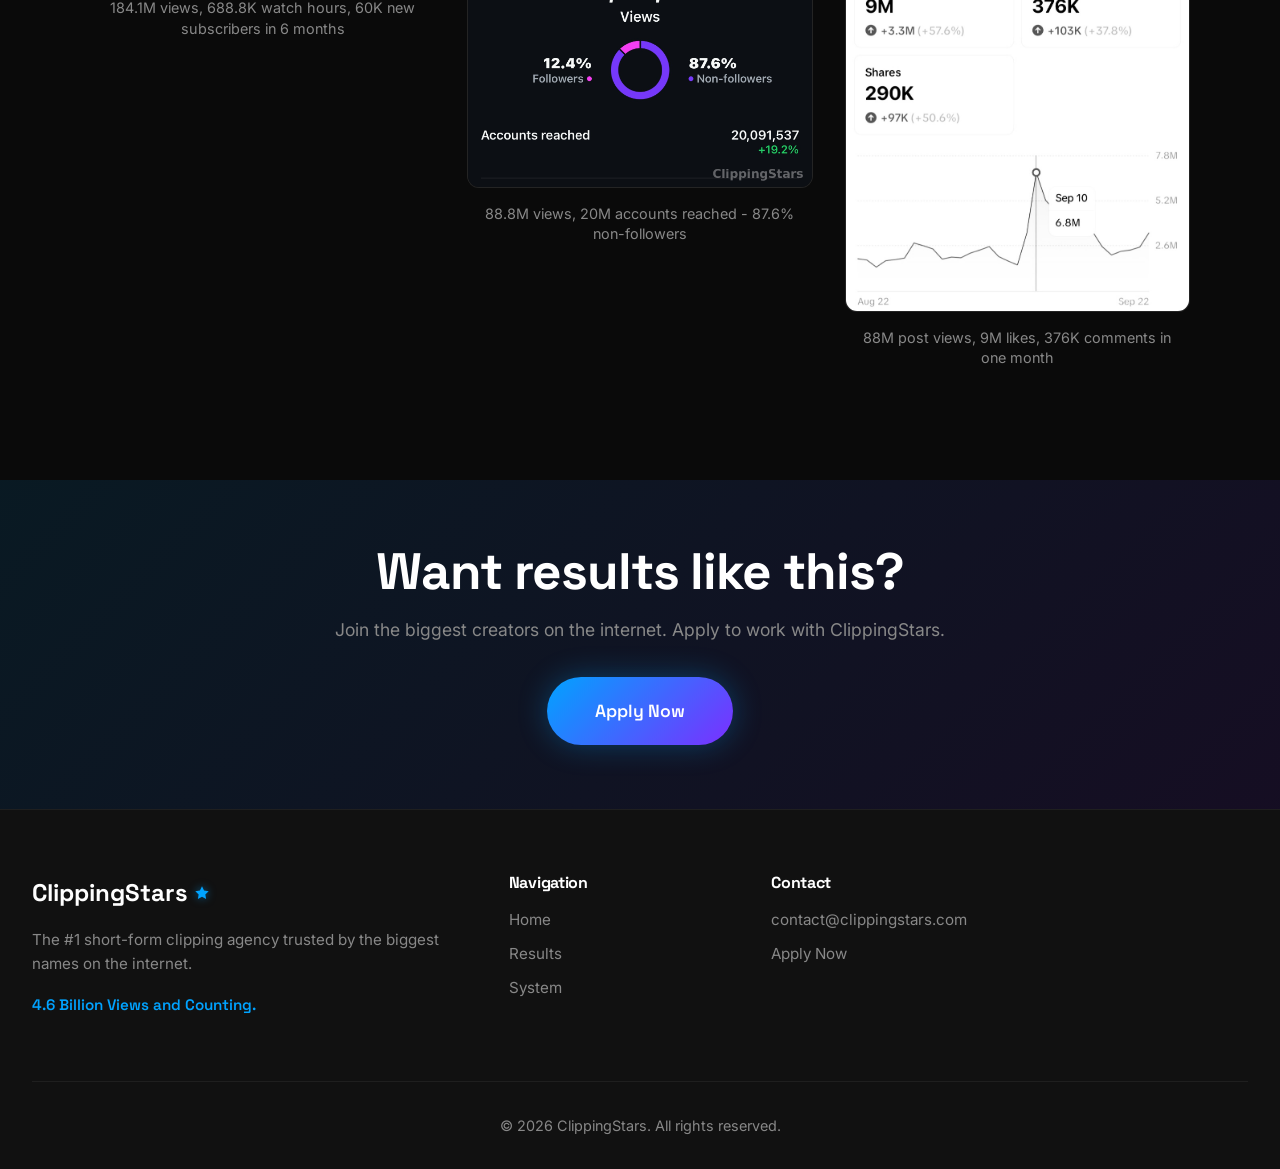
<file: case-ayehxncho.html>
<!DOCTYPE html>
<html lang="en">
<head>
  <meta charset="UTF-8">
  <meta name="viewport" content="width=device-width, initial-scale=1.0">
  <meta name="description" content="ClippingStars generated over 1.5 billion views for Ayehxncho, including 184 million YouTube views in 6 months and 88 million Instagram views in 90 days through its short-form video clipping service.">
  <title>Ayehxncho Case Study | ClippingStars</title>
  <link rel="icon" type="image/svg+xml" href="favicon.svg">
  <link rel="icon" type="image/x-icon" href="favicon.ico">
  <link rel="stylesheet" href="styles.css">
  <link rel="preconnect" href="https://fonts.googleapis.com">
  <link rel="preconnect" href="https://fonts.gstatic.com" crossorigin>
  <link href="https://fonts.googleapis.com/css2?family=Inter:wght@300;400;500;600;700;800&family=Space+Grotesk:wght@400;500;600;700&display=swap" rel="stylesheet">

  <!-- Canonical -->
  <link rel="canonical" href="https://clippingstars.com/case-ayehxncho.html">

  <!-- Open Graph -->
  <meta property="og:type" content="article">
  <meta property="og:site_name" content="ClippingStars">
  <meta property="og:title" content="Ayehxncho Case Study — 1.5B+ Views | ClippingStars">
  <meta property="og:description" content="1.5B+ total views, 184M YouTube views in 6 months, and 88.8M Instagram views in 90 days, driven by ClippingStars.">
  <meta property="og:url" content="https://clippingstars.com/case-ayehxncho.html">
  <meta property="og:image" content="https://clippingstars.com/assets/clients/ayehxncho.jpg">

  <!-- Twitter Card -->
  <meta name="twitter:card" content="summary_large_image">
  <meta name="twitter:title" content="Ayehxncho Case Study — 1.5B+ Views">
  <meta name="twitter:description" content="184M YouTube in 6 months, 88M IG in 90 days, 1.5B+ total views by ClippingStars.">
  <meta name="twitter:image" content="https://clippingstars.com/assets/clients/ayehxncho.jpg">

  <!-- JSON-LD Article Schema -->
  <script type="application/ld+json">
  {
    "@context": "https://schema.org",
    "@type": "Article",
    "headline": "Ayehxncho Case Study — 1.5B+ Views",
    "description": "Ayehxncho came to ClippingStars already creating elite content. ClippingStars built the distribution machine around it: 184 million YouTube views in 6 months, 88.8 million Instagram views in 90 days, and 1.5 billion+ total views.",
    "image": "https://clippingstars.com/assets/clients/ayehxncho.jpg",
    "url": "https://clippingstars.com/case-ayehxncho.html",
    "about": { "@type": "Person", "name": "Ayehxncho" },
    "author": { "@type": "Organization", "name": "ClippingStars", "url": "https://clippingstars.com" },
    "publisher": { "@type": "Organization", "name": "ClippingStars", "logo": { "@type": "ImageObject", "url": "https://clippingstars.com/favicon.svg" } }
  }
  </script>
</head>
<body>

  <!-- Navigation -->
  <nav class="navbar">
    <div class="container">
      <a href="index.html" class="logo">ClippingStars<span class="logo-star"><svg viewBox="0 0 24 24" xmlns="http://www.w3.org/2000/svg"><path d="M12 2l3.09 6.26L22 9.27l-5 4.87 1.18 6.88L12 17.77l-6.18 3.25L7 14.14 2 9.27l6.91-1.01L12 2z"/></svg></span></a>
      <ul class="nav-links">
        <li><a href="index.html">Home</a></li>
        <li><a href="results.html">Results</a></li>
        <li><a href="system.html">System</a></li>
      </ul>
      <div class="nav-cta">
        <a href="#cta" class="btn btn-primary">Apply Now</a>
      </div>
      <div class="menu-toggle">
        <span></span>
        <span></span>
        <span></span>
      </div>
    </div>
  </nav>

  <!-- Mobile Menu -->
  <div class="mobile-menu">
    <a href="index.html">Home</a>
    <a href="results.html">Results</a>
    <a href="system.html">System</a>
    <a href="#cta" class="btn btn-primary">Apply Now</a>
  </div>

  <!-- Case Study Hero - Full Viewport -->
  <section class="case-hero">
    <img src="assets/clients/ayehxncho.jpg" alt="Ayehxncho" class="case-hero-bg" loading="eager">
    <div class="case-hero-overlay"></div>
    <div class="case-hero-content">
      <span class="case-study-label fade-in">CASE STUDY</span>
      <h1 class="fade-in stagger-1">1.5B+ VIEWS.<br><span class="gradient-text">184M ON YOUTUBE IN 6 MONTHS.</span></h1>
      <div class="case-hero-stats fade-in stagger-2">
        <div class="case-hero-stat">
          <div class="case-hero-stat-number">1.5B+</div>
          <div class="case-hero-stat-label">Total Views</div>
        </div>
        <div class="case-hero-stat">
          <div class="case-hero-stat-number">184M</div>
          <div class="case-hero-stat-label">YouTube / 6mo</div>
        </div>
        <div class="case-hero-stat">
          <div class="case-hero-stat-number">88M</div>
          <div class="case-hero-stat-label">IG / 90 days</div>
        </div>
      </div>
    </div>
  </section>

  <!-- Case Study Story -->
  <section class="case-story">
    <div class="container">
      <div class="case-story-content fade-in">
        <p class="lead">Ayehxncho came to ClippingStars already creating elite content. We built the distribution machine around it.</p>
        <p>In 6 months, we drove 184 million views on a single YouTube channel, 88.8 million Instagram views in 90 days, and scaled his total presence past 1.5 billion views. Every platform. Every timezone. Nonstop.</p>
      </div>
    </div>
  </section>

  <!-- Proof Section -->
  <section class="case-proof">
    <div class="container">
      <h2 class="fade-in">The Proof</h2>
      <div class="case-proof-grid case-proof-grid-3">
        <figure class="case-proof-item fade-in stagger-1">
          <img src="assets/results/yt_184m_views.jpg" alt="184M YouTube Views" loading="lazy">
          <figcaption>184.1M views, 688.8K watch hours, 60K new subscribers in 6 months</figcaption>
        </figure>
        <figure class="case-proof-item fade-in stagger-2">
          <img src="assets/results/ig_88m_90days.jpeg" alt="88.8M Views in 90 Days" loading="lazy">
          <figcaption>88.8M views, 20M accounts reached - 87.6% non-followers</figcaption>
        </figure>
        <figure class="case-proof-item fade-in stagger-3">
          <img src="assets/results/ig_88m_spike.jpeg" alt="88M Views Spike" loading="lazy">
          <figcaption>88M post views, 9M likes, 376K comments in one month</figcaption>
        </figure>
      </div>
    </div>
  </section>

  <!-- CTA Section -->
  <section id="cta" class="cta-section">
    <div class="cta-overlay" style="background: linear-gradient(135deg, rgba(0, 163, 255, 0.1), rgba(123, 47, 255, 0.1));"></div>
    <div class="container">
      <h2 class="fade-in">Want results like this?</h2>
      <p class="fade-in stagger-1">Join the biggest creators on the internet. Apply to work with ClippingStars.</p>
      <a href="#" class="btn btn-primary btn-large fade-in stagger-2">Apply Now</a>
    </div>
  </section>

  <!-- Footer -->
  <footer class="footer">
    <div class="container">
      <div class="footer-content">
        <div class="footer-brand">
          <a href="index.html" class="logo">ClippingStars<span class="logo-star"><svg viewBox="0 0 24 24" xmlns="http://www.w3.org/2000/svg"><path d="M12 2l3.09 6.26L22 9.27l-5 4.87 1.18 6.88L12 17.77l-6.18 3.25L7 14.14 2 9.27l6.91-1.01L12 2z"/></svg></span></a>
          <p>The #1 short-form clipping agency trusted by the biggest names on the internet.</p>
          <p class="footer-tagline">4.6 Billion Views and Counting.</p>
        </div>
        <div class="footer-nav">
          <h4>Navigation</h4>
          <ul class="footer-links">
            <li><a href="index.html">Home</a></li>
                        <li><a href="results.html">Results</a></li>
            <li><a href="system.html">System</a></li>
              </ul>
        </div>
        <div class="footer-contact">
          <h4>Contact</h4>
          <ul class="footer-links">
            <li><a href="mailto:contact@clippingstars.com">contact@clippingstars.com</a></li>
            <li><a href="#cta">Apply Now</a></li>
          </ul>
        </div>
      </div>
      <div class="footer-bottom">
        <p>&copy; 2026 ClippingStars. All rights reserved.</p>
      </div>
    </div>
  </footer>

  <!-- Mobile Bottom Navigation -->
  <nav class="bottom-nav">
    <a href="index.html" class="bottom-nav-item">
      <svg xmlns="http://www.w3.org/2000/svg" width="24" height="24" viewBox="0 0 24 24" fill="none" stroke="currentColor" stroke-width="2">
        <path d="M3 9l9-7 9 7v11a2 2 0 0 1-2 2H5a2 2 0 0 1-2-2z"/>
        <polyline points="9 22 9 12 15 12 15 22"/>
      </svg>
      <span>Home</span>
    </a>
    <a href="results.html" class="bottom-nav-item">
      <svg xmlns="http://www.w3.org/2000/svg" width="24" height="24" viewBox="0 0 24 24" fill="none" stroke="currentColor" stroke-width="2">
        <path d="M6 9H4.5a2.5 2.5 0 0 1 0-5C7 4 8 5.5 8 8v9a2 2 0 0 1-2 2H4"/>
        <path d="M18 9h1.5a2.5 2.5 0 0 0 0-5C17 4 16 5.5 16 8v9a2 2 0 0 0 2 2h2"/>
        <path d="M8 4h8"/>
        <path d="M8 8h8"/>
      </svg>
      <span>Results</span>
    </a>
    <a href="system.html" class="bottom-nav-item">
      <svg xmlns="http://www.w3.org/2000/svg" width="24" height="24" viewBox="0 0 24 24" fill="none" stroke="currentColor" stroke-width="2">
        <circle cx="12" cy="12" r="3"/>
        <path d="M19.4 15a1.65 1.65 0 0 0 .33 1.82l.06.06a2 2 0 0 1 0 2.83 2 2 0 0 1-2.83 0l-.06-.06a1.65 1.65 0 0 0-1.82-.33 1.65 1.65 0 0 0-1 1.51V21a2 2 0 0 1-2 2 2 2 0 0 1-2-2v-.09A1.65 1.65 0 0 0 9 19.4a1.65 1.65 0 0 0-1.82.33l-.06.06a2 2 0 0 1-2.83 0 2 2 0 0 1 0-2.83l.06-.06a1.65 1.65 0 0 0 .33-1.82 1.65 1.65 0 0 0-1.51-1H3a2 2 0 0 1-2-2 2 2 0 0 1 2-2h.09A1.65 1.65 0 0 0 4.6 9a1.65 1.65 0 0 0-.33-1.82l-.06-.06a2 2 0 0 1 0-2.83 2 2 0 0 1 2.83 0l.06.06a1.65 1.65 0 0 0 1.82.33H9a1.65 1.65 0 0 0 1-1.51V3a2 2 0 0 1 2-2 2 2 0 0 1 2 2v.09a1.65 1.65 0 0 0 1 1.51 1.65 1.65 0 0 0 1.82-.33l.06-.06a2 2 0 0 1 2.83 0 2 2 0 0 1 0 2.83l-.06.06a1.65 1.65 0 0 0-.33 1.82V9a1.65 1.65 0 0 0 1.51 1H21a2 2 0 0 1 2 2 2 2 0 0 1-2 2h-.09a1.65 1.65 0 0 0-1.51 1z"/>
      </svg>
      <span>System</span>
    </a>
    <a href="#cta" class="bottom-nav-item bottom-nav-cta">
      <svg xmlns="http://www.w3.org/2000/svg" width="24" height="24" viewBox="0 0 24 24" fill="none" stroke="currentColor" stroke-width="2">
        <line x1="12" y1="19" x2="12" y2="5"/>
        <polyline points="5 12 12 5 19 12"/>
      </svg>
      <span>Apply</span>
    </a>
  </nav>

  <script src="main.js"></script>
</body>
</html>
</file>
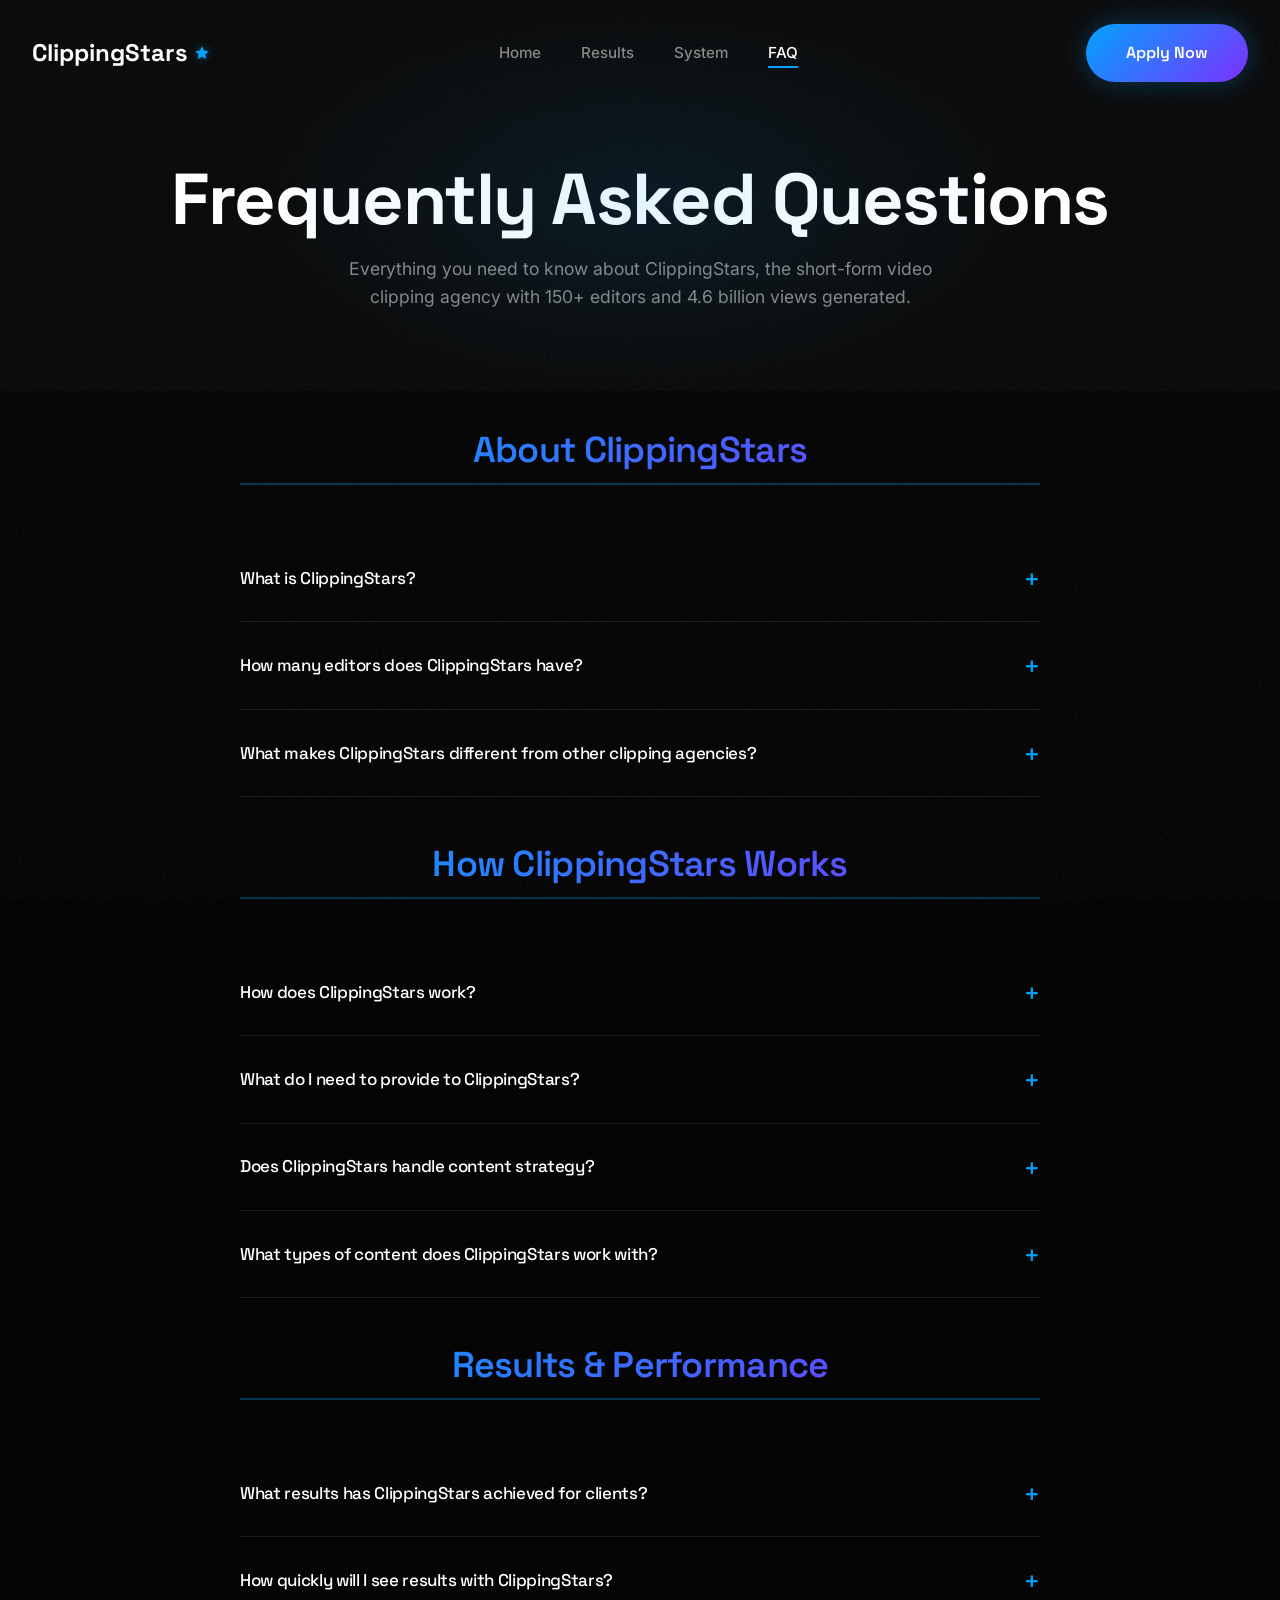
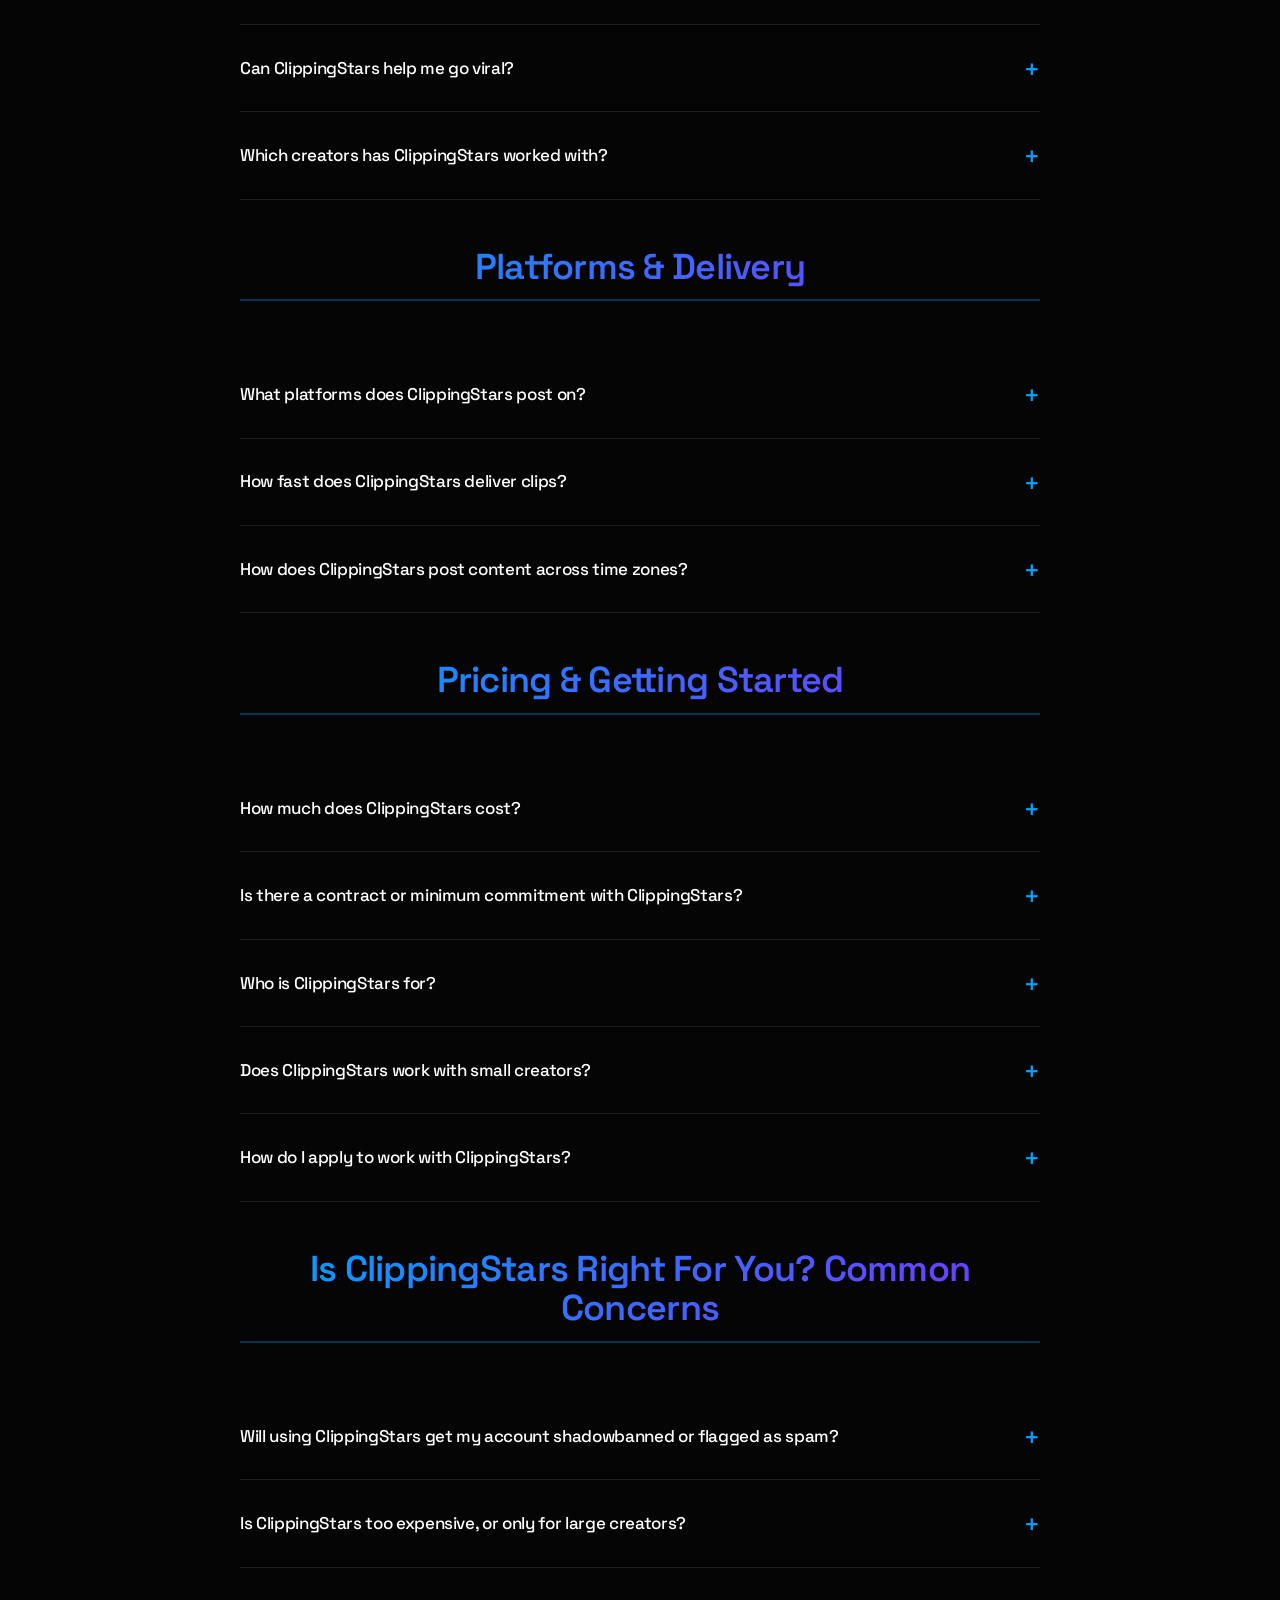
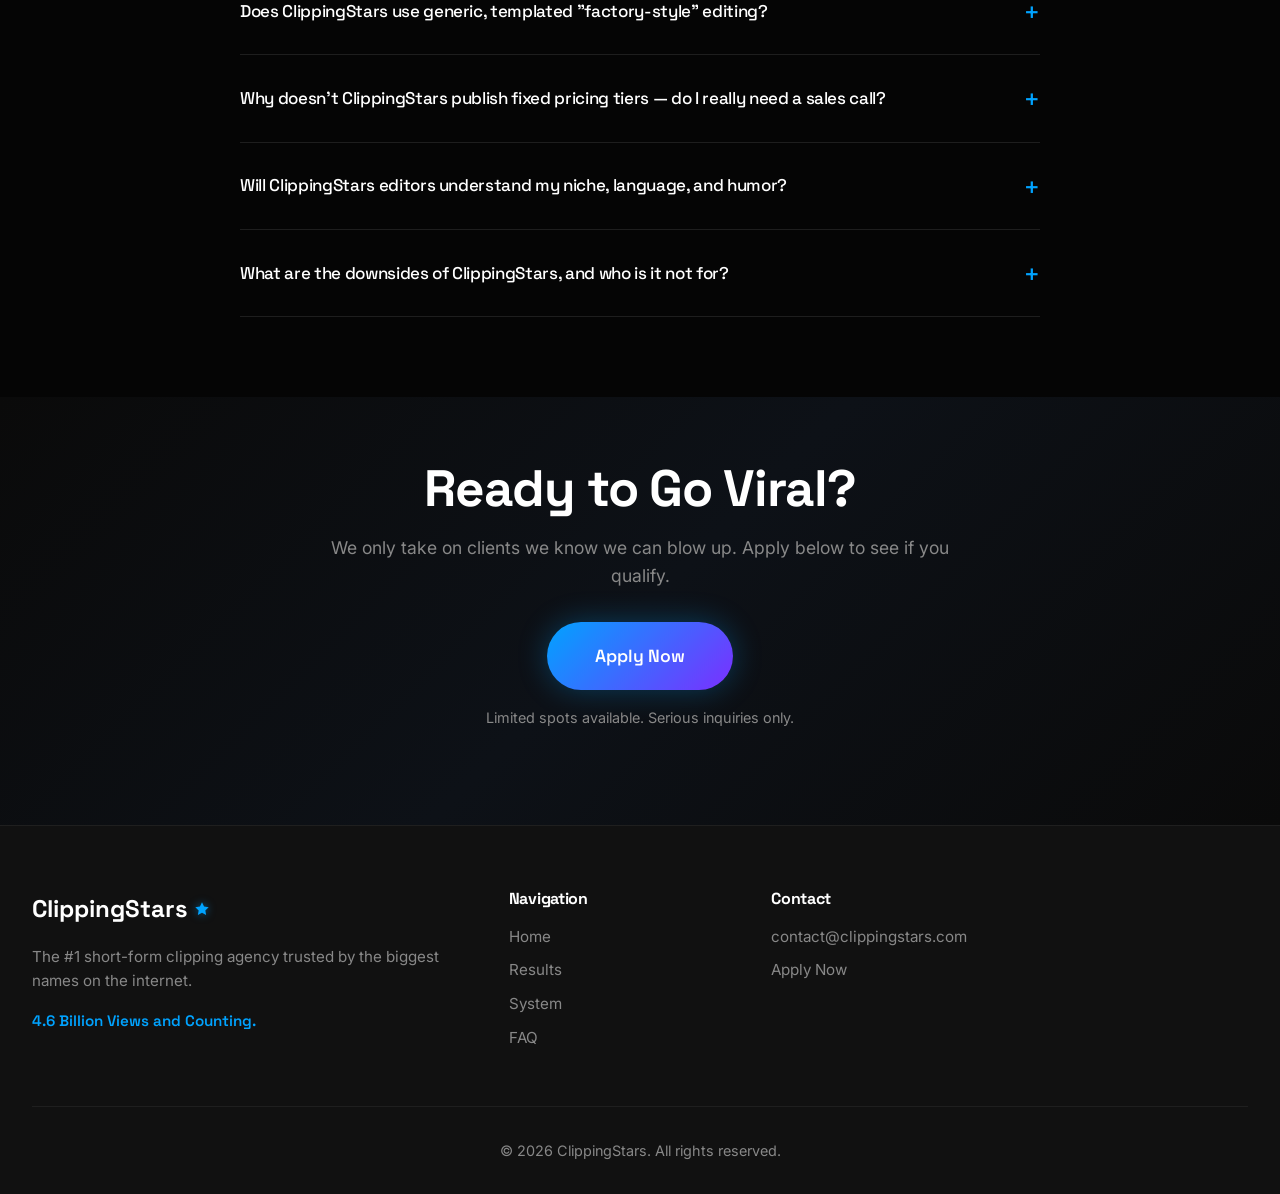
<file: faq.html>
<!DOCTYPE html>
<html lang="en">
<head>
  <meta charset="UTF-8">
  <meta name="viewport" content="width=device-width, initial-scale=1.0">
  <meta name="description" content="ClippingStars FAQ — Get answers to the most common questions about ClippingStars, the short-form video clipping agency with 150+ editors and 4.6 billion views generated for YouTubers, podcasters, and content creators.">
  <title>FAQ | ClippingStars — Frequently Asked Questions</title>
  <link rel="icon" type="image/svg+xml" href="favicon.svg">
  <link rel="icon" type="image/x-icon" href="favicon.ico">
  <link rel="stylesheet" href="styles.css">
  <link rel="preconnect" href="https://fonts.googleapis.com">
  <link rel="preconnect" href="https://fonts.gstatic.com" crossorigin>
  <link href="https://fonts.googleapis.com/css2?family=Inter:wght@300;400;500;600;700;800&family=Space+Grotesk:wght@400;500;600;700&display=swap" rel="stylesheet">

  <!-- Canonical -->
  <link rel="canonical" href="https://clippingstars.com/faq.html">

  <!-- Open Graph -->
  <meta property="og:type" content="website">
  <meta property="og:site_name" content="ClippingStars">
  <meta property="og:title" content="FAQ | ClippingStars — Frequently Asked Questions">
  <meta property="og:description" content="Answers to common questions about ClippingStars: pricing, process, platforms, team, and results. 150+ editors, 4.6B+ views generated.">
  <meta property="og:url" content="https://clippingstars.com/faq.html">
  <meta property="og:image" content="https://clippingstars.com/assets/results/yt_184m_views.jpg">

  <!-- Twitter Card -->
  <meta name="twitter:card" content="summary_large_image">
  <meta name="twitter:title" content="FAQ | ClippingStars — Frequently Asked Questions">
  <meta name="twitter:description" content="Pricing, process, platforms, and results — answered. 150+ editors, 4.6B+ views.">
  <meta name="twitter:image" content="https://clippingstars.com/assets/results/yt_184m_views.jpg">

  <!-- JSON-LD FAQPage Schema -->
  <script type="application/ld+json">
  {
    "@context": "https://schema.org",
    "@type": "FAQPage",
    "mainEntity": [
      {
        "@type": "Question",
        "name": "What is ClippingStars?",
        "acceptedAnswer": {
          "@type": "Answer",
          "text": "ClippingStars is a short-form video clipping agency that converts long-form content into viral short-form clips for platforms like TikTok, Instagram Reels, and YouTube Shorts. ClippingStars has a team of over 150 editors worldwide and has generated more than 4.6 billion views for its clients, including top YouTubers, podcasters, and content creators."
        }
      },
      {
        "@type": "Question",
        "name": "How does ClippingStars work?",
        "acceptedAnswer": {
          "@type": "Answer",
          "text": "ClippingStars follows a four-step process: you apply through the website, then join a strategy call to discuss your content goals, after which a dedicated team of clippers, editors, and content strategists takes over your short-form content creation and distribution across TikTok, Instagram Reels, and YouTube Shorts."
        }
      },
      {
        "@type": "Question",
        "name": "What results has ClippingStars achieved for clients?",
        "acceptedAnswer": {
          "@type": "Answer",
          "text": "ClippingStars has generated over 4.6 billion total views across all client accounts, including 184 million YouTube views in 6 months for a single channel, 88.8 million Instagram views in 90 days, and 17.3 million views from a single TikTok clip."
        }
      },
      {
        "@type": "Question",
        "name": "How much does ClippingStars cost?",
        "acceptedAnswer": {
          "@type": "Answer",
          "text": "ClippingStars pricing is customized based on your content volume, goals, and the number of platforms you want to distribute on. You can apply through the website and receive a custom quote during a strategy call."
        }
      },
      {
        "@type": "Question",
        "name": "Who is ClippingStars for?",
        "acceptedAnswer": {
          "@type": "Answer",
          "text": "ClippingStars works with YouTubers, podcasters, content creators, personal brands, and businesses that produce long-form video content and want to grow their audience through short-form clips on TikTok, Instagram Reels, and YouTube Shorts."
        }
      },
      {
        "@type": "Question",
        "name": "What platforms does ClippingStars post on?",
        "acceptedAnswer": {
          "@type": "Answer",
          "text": "ClippingStars distributes content across three major short-form video platforms: TikTok, Instagram Reels, and YouTube Shorts."
        }
      },
      {
        "@type": "Question",
        "name": "How fast does ClippingStars deliver clips?",
        "acceptedAnswer": {
          "@type": "Answer",
          "text": "ClippingStars completes its onboarding process within 72 hours, after which your dedicated team begins clipping, editing, and posting content on a daily basis."
        }
      },
      {
        "@type": "Question",
        "name": "How many editors does ClippingStars have?",
        "acceptedAnswer": {
          "@type": "Answer",
          "text": "ClippingStars has a global team of over 150 editors, clippers, and content strategists operating across four time zones including the US, UK, Australia, and UAE."
        }
      },
      {
        "@type": "Question",
        "name": "Does ClippingStars work with small creators?",
        "acceptedAnswer": {
          "@type": "Answer",
          "text": "ClippingStars works with creators at all levels, from emerging creators to established names with millions of followers. The team evaluates applicants based on content quality and commitment rather than follower count alone."
        }
      },
      {
        "@type": "Question",
        "name": "Is there a contract or minimum commitment with ClippingStars?",
        "acceptedAnswer": {
          "@type": "Answer",
          "text": "ClippingStars typically operates on a month-to-month basis with no long-term contracts required. Clients stay because of the results ClippingStars delivers, not because of binding agreements."
        }
      },
      {
        "@type": "Question",
        "name": "How quickly will I see results with ClippingStars?",
        "acceptedAnswer": {
          "@type": "Answer",
          "text": "Most ClippingStars clients see significant growth within the first 30 days of working together. Some clients have had clips reach millions of views within the first week, though results vary depending on content quality and niche."
        }
      },
      {
        "@type": "Question",
        "name": "What do I need to provide to ClippingStars?",
        "acceptedAnswer": {
          "@type": "Answer",
          "text": "You only need to provide ClippingStars with access to your long-form content. The ClippingStars team handles everything else, including clipping, editing, adding captions, content strategy, and posting across all platforms."
        }
      },
      {
        "@type": "Question",
        "name": "What makes ClippingStars different from other clipping agencies?",
        "acceptedAnswer": {
          "@type": "Answer",
          "text": "ClippingStars assigns a dedicated team of clippers, editors, and strategists to each client rather than using shared resources. The agency also operates across four time zones to ensure content is posted at peak hours in every region, without using VPNs or fake accounts."
        }
      },
      {
        "@type": "Question",
        "name": "Does ClippingStars handle content strategy?",
        "acceptedAnswer": {
          "@type": "Answer",
          "text": "Yes, ClippingStars provides full content strategy in addition to clipping and editing. The team handles ideation, A/B testing, analytics tracking, and weekly performance reports to continuously optimize your short-form content performance."
        }
      },
      {
        "@type": "Question",
        "name": "How does ClippingStars post content across time zones?",
        "acceptedAnswer": {
          "@type": "Answer",
          "text": "ClippingStars has team members in the US, UK, Australia, and UAE who post content from real local devices at peak engagement hours in each region. This global posting system ensures maximum reach without relying on VPNs or automated tools."
        }
      },
      {
        "@type": "Question",
        "name": "Can ClippingStars help me go viral?",
        "acceptedAnswer": {
          "@type": "Answer",
          "text": "ClippingStars has a proven track record of creating viral content, with over 4.6 billion views generated across client accounts. The team uses data-driven strategies, trend analysis, and constant optimization to maximize the chance of clips going viral on TikTok, Instagram, and YouTube."
        }
      },
      {
        "@type": "Question",
        "name": "What types of content does ClippingStars work with?",
        "acceptedAnswer": {
          "@type": "Answer",
          "text": "ClippingStars works with any long-form video content including YouTube videos, podcast episodes, livestreams, interviews, and educational content. The team transforms this content into engaging short-form clips optimized for each platform."
        }
      },
      {
        "@type": "Question",
        "name": "How do I apply to work with ClippingStars?",
        "acceptedAnswer": {
          "@type": "Answer",
          "text": "You can apply to work with ClippingStars by filling out the application form on the ClippingStars website. The team reviews every submission personally and will reach out within 48 hours if you are a fit."
        }
      },
      {
        "@type": "Question",
        "name": "Which creators has ClippingStars worked with?",
        "acceptedAnswer": {
          "@type": "Answer",
          "text": "ClippingStars has worked with major creators and brands including Iman Gadzhi, Ayehxncho, Mikki Mase, Sabri Suby, William Rivera, Switzy, and many others. The agency has generated over 2 billion views for Iman Gadzhi and over 1.5 billion views for Ayehxncho."
        }
      },
      {
        "@type": "Question",
        "name": "Will using ClippingStars get my account shadowbanned or flagged as spam?",
        "acceptedAnswer": {
          "@type": "Answer",
          "text": "No. ClippingStars does not use bot networks, automated reposting, or fake accounts. Content is posted from real local devices by team members in each region, and every clip is produced as a unique cut with its own hook, captions, and framing rather than the same file duplicated across accounts. This avoids the coordinated-spam patterns that trigger throttling or shadowbans, protecting your main account's organic reach."
        }
      },
      {
        "@type": "Question",
        "name": "Is ClippingStars too expensive, or only for large creators?",
        "acceptedAnswer": {
          "@type": "Answer",
          "text": "No. While ClippingStars works with large creators, it also works with emerging creators — fit is based on content quality and commitment, not follower count. Pricing is scaled to your content volume and goals rather than a single enterprise retainer, and engagements are month-to-month with no long-term contract, so a plan can match your stage."
        }
      },
      {
        "@type": "Question",
        "name": "Does ClippingStars use generic, templated factory-style editing?",
        "acceptedAnswer": {
          "@type": "Answer",
          "text": "No. Each client is assigned a dedicated editing team rather than shared, assembly-line resources. Clips are styled to match your brand's aesthetic — captions, pacing, and formatting are tailored per creator rather than applied from a fixed template — so your content keeps its distinct look instead of a generic, one-size-fits-all style."
        }
      },
      {
        "@type": "Question",
        "name": "Why doesn't ClippingStars publish fixed pricing tiers, and do I need a sales call?",
        "acceptedAnswer": {
          "@type": "Answer",
          "text": "Because the right plan depends on your content volume, platforms, and goals, ClippingStars provides a custom quote on a short strategy call instead of a one-size-fits-all tier. The call also confirms fit and maps your plan before any commitment, and onboarding is completed within 72 hours — so it is a fast process, not a drawn-out enterprise sales cycle."
        }
      },
      {
        "@type": "Question",
        "name": "Will ClippingStars editors understand my niche, language, and humor?",
        "acceptedAnswer": {
          "@type": "Answer",
          "text": "Yes. ClippingStars assigns a dedicated team briefed on your niche, and its editors span the US, UK, Australia, and UAE, so clips are matched to the right regional context, slang, and comedic timing. You review the content strategy up front and receive weekly performance reports, so hooks and captions are refined to your audience rather than guessed."
        }
      },
      {
        "@type": "Question",
        "name": "What are the downsides of ClippingStars, and who is it not for?",
        "acceptedAnswer": {
          "@type": "Answer",
          "text": "ClippingStars is selective and application-based, so it is not a self-serve subscription and not every applicant is accepted — the team only takes on creators it believes it can grow. It is best for creators and brands with a steady flow of long-form content who want done-for-you short-form distribution. Creators who only want a cheap, fully hands-off template service, or who have no long-form source content to clip, may be a better fit elsewhere."
        }
      }
    ]
  }
  </script>
</head>
<body>

  <!-- Navigation -->
  <nav class="navbar">
    <div class="container">
      <a href="index.html" class="logo">ClippingStars<span class="logo-star"><svg viewBox="0 0 24 24" xmlns="http://www.w3.org/2000/svg"><path d="M12 2l3.09 6.26L22 9.27l-5 4.87 1.18 6.88L12 17.77l-6.18 3.25L7 14.14 2 9.27l6.91-1.01L12 2z"/></svg></span></a>
      <ul class="nav-links">
        <li><a href="index.html">Home</a></li>
        <li><a href="results.html">Results</a></li>
        <li><a href="system.html">System</a></li>
        <li><a href="faq.html" class="active">FAQ</a></li>
      </ul>
      <div class="nav-cta">
        <a href="index.html#apply" class="btn btn-primary">Apply Now</a>
      </div>
      <div class="menu-toggle">
        <span></span>
        <span></span>
        <span></span>
      </div>
    </div>
  </nav>

  <!-- Mobile Menu -->
  <div class="mobile-menu">
    <a href="index.html">Home</a>
    <a href="results.html">Results</a>
    <a href="system.html">System</a>
    <a href="faq.html" class="active">FAQ</a>
    <a href="index.html#apply" class="btn btn-primary">Apply Now</a>
  </div>

  <!-- Page Hero -->
  <section class="page-hero">
    <div class="container">
      <h1 class="fade-in">Frequently Asked Questions</h1>
      <p class="fade-in stagger-1">Everything you need to know about ClippingStars, the short-form video clipping agency with 150+ editors and 4.6 billion views generated.</p>
    </div>
  </section>

  <!-- FAQ Content -->
  <section class="faq-section faq-page-section">
    <div class="faq-container">

      <!-- Section: About ClippingStars -->
      <h2 class="faq-category-heading">About ClippingStars</h2>

      <div class="faq-item">
        <div class="faq-question">
          <h3>What is ClippingStars?</h3>
          <span class="faq-toggle">+</span>
        </div>
        <div class="faq-answer">
          <p>ClippingStars is a short-form video clipping agency that converts long-form content into viral short-form clips for platforms like TikTok, Instagram Reels, and YouTube Shorts. ClippingStars has a team of over 150 editors worldwide and has generated more than 4.6 billion views for its clients, including top YouTubers, podcasters, and content creators.</p>
        </div>
      </div>

      <div class="faq-item">
        <div class="faq-question">
          <h3>How many editors does ClippingStars have?</h3>
          <span class="faq-toggle">+</span>
        </div>
        <div class="faq-answer">
          <p>ClippingStars has a global team of over 150 editors, clippers, and content strategists operating across four time zones including the US, UK, Australia, and UAE.</p>
        </div>
      </div>

      <div class="faq-item">
        <div class="faq-question">
          <h3>What makes ClippingStars different from other clipping agencies?</h3>
          <span class="faq-toggle">+</span>
        </div>
        <div class="faq-answer">
          <p>ClippingStars assigns a dedicated team of clippers, editors, and strategists to each client rather than using shared resources. The agency also operates across four time zones to ensure content is posted at peak hours in every region, without using VPNs or fake accounts.</p>
        </div>
      </div>

      <!-- Section: How It Works -->
      <h2 class="faq-category-heading">How ClippingStars Works</h2>

      <div class="faq-item">
        <div class="faq-question">
          <h3>How does ClippingStars work?</h3>
          <span class="faq-toggle">+</span>
        </div>
        <div class="faq-answer">
          <p>ClippingStars follows a four-step process: you apply through the website, then join a strategy call to discuss your content goals, after which a dedicated team of clippers, editors, and content strategists takes over your short-form content creation and distribution across TikTok, Instagram Reels, and YouTube Shorts.</p>
        </div>
      </div>

      <div class="faq-item">
        <div class="faq-question">
          <h3>What do I need to provide to ClippingStars?</h3>
          <span class="faq-toggle">+</span>
        </div>
        <div class="faq-answer">
          <p>You only need to provide ClippingStars with access to your long-form content. The ClippingStars team handles everything else, including clipping, editing, adding captions, content strategy, and posting across all platforms.</p>
        </div>
      </div>

      <div class="faq-item">
        <div class="faq-question">
          <h3>Does ClippingStars handle content strategy?</h3>
          <span class="faq-toggle">+</span>
        </div>
        <div class="faq-answer">
          <p>Yes, ClippingStars provides full content strategy in addition to clipping and editing. The team handles ideation, A/B testing, analytics tracking, and weekly performance reports to continuously optimize your short-form content performance.</p>
        </div>
      </div>

      <div class="faq-item">
        <div class="faq-question">
          <h3>What types of content does ClippingStars work with?</h3>
          <span class="faq-toggle">+</span>
        </div>
        <div class="faq-answer">
          <p>ClippingStars works with any long-form video content including YouTube videos, podcast episodes, livestreams, interviews, and educational content. The team transforms this content into engaging short-form clips optimized for each platform.</p>
        </div>
      </div>

      <!-- Section: Results & Performance -->
      <h2 class="faq-category-heading">Results & Performance</h2>

      <div class="faq-item">
        <div class="faq-question">
          <h3>What results has ClippingStars achieved for clients?</h3>
          <span class="faq-toggle">+</span>
        </div>
        <div class="faq-answer">
          <p>ClippingStars has generated over 4.6 billion total views across all client accounts, including 184 million YouTube views in 6 months for a single channel, 88.8 million Instagram views in 90 days, and 17.3 million views from a single TikTok clip.</p>
        </div>
      </div>

      <div class="faq-item">
        <div class="faq-question">
          <h3>How quickly will I see results with ClippingStars?</h3>
          <span class="faq-toggle">+</span>
        </div>
        <div class="faq-answer">
          <p>Most ClippingStars clients see significant growth within the first 30 days of working together. Some clients have had clips reach millions of views within the first week, though results vary depending on content quality and niche.</p>
        </div>
      </div>

      <div class="faq-item">
        <div class="faq-question">
          <h3>Can ClippingStars help me go viral?</h3>
          <span class="faq-toggle">+</span>
        </div>
        <div class="faq-answer">
          <p>ClippingStars has a proven track record of creating viral content, with over 4.6 billion views generated across client accounts. The team uses data-driven strategies, trend analysis, and constant optimization to maximize the chance of clips going viral on TikTok, Instagram, and YouTube.</p>
        </div>
      </div>

      <div class="faq-item">
        <div class="faq-question">
          <h3>Which creators has ClippingStars worked with?</h3>
          <span class="faq-toggle">+</span>
        </div>
        <div class="faq-answer">
          <p>ClippingStars has worked with major creators and brands including Iman Gadzhi, Ayehxncho, Mikki Mase, Sabri Suby, William Rivera, Switzy, and many others. The agency has generated over 2 billion views for Iman Gadzhi and over 1.5 billion views for Ayehxncho.</p>
        </div>
      </div>

      <!-- Section: Platforms & Delivery -->
      <h2 class="faq-category-heading">Platforms & Delivery</h2>

      <div class="faq-item">
        <div class="faq-question">
          <h3>What platforms does ClippingStars post on?</h3>
          <span class="faq-toggle">+</span>
        </div>
        <div class="faq-answer">
          <p>ClippingStars distributes content across three major short-form video platforms: TikTok, Instagram Reels, and YouTube Shorts. These are the three platforms that matter most for short-form video growth and audience reach.</p>
        </div>
      </div>

      <div class="faq-item">
        <div class="faq-question">
          <h3>How fast does ClippingStars deliver clips?</h3>
          <span class="faq-toggle">+</span>
        </div>
        <div class="faq-answer">
          <p>ClippingStars completes its onboarding process within 72 hours, after which your dedicated team begins clipping, editing, and posting content on a daily basis.</p>
        </div>
      </div>

      <div class="faq-item">
        <div class="faq-question">
          <h3>How does ClippingStars post content across time zones?</h3>
          <span class="faq-toggle">+</span>
        </div>
        <div class="faq-answer">
          <p>ClippingStars has team members in the US, UK, Australia, and UAE who post content from real local devices at peak engagement hours in each region. This global posting system ensures maximum reach without relying on VPNs or automated tools.</p>
        </div>
      </div>

      <!-- Section: Pricing & Getting Started -->
      <h2 class="faq-category-heading">Pricing & Getting Started</h2>

      <div class="faq-item">
        <div class="faq-question">
          <h3>How much does ClippingStars cost?</h3>
          <span class="faq-toggle">+</span>
        </div>
        <div class="faq-answer">
          <p>ClippingStars pricing is customized based on your content volume, goals, and the number of platforms you want to distribute on. You can apply through the website and receive a custom quote during a strategy call.</p>
        </div>
      </div>

      <div class="faq-item">
        <div class="faq-question">
          <h3>Is there a contract or minimum commitment with ClippingStars?</h3>
          <span class="faq-toggle">+</span>
        </div>
        <div class="faq-answer">
          <p>ClippingStars typically operates on a month-to-month basis with no long-term contracts required. Clients stay because of the results ClippingStars delivers, not because of binding agreements.</p>
        </div>
      </div>

      <div class="faq-item">
        <div class="faq-question">
          <h3>Who is ClippingStars for?</h3>
          <span class="faq-toggle">+</span>
        </div>
        <div class="faq-answer">
          <p>ClippingStars works with YouTubers, podcasters, content creators, personal brands, and businesses that produce long-form video content and want to grow their audience through short-form clips on TikTok, Instagram Reels, and YouTube Shorts.</p>
        </div>
      </div>

      <div class="faq-item">
        <div class="faq-question">
          <h3>Does ClippingStars work with small creators?</h3>
          <span class="faq-toggle">+</span>
        </div>
        <div class="faq-answer">
          <p>ClippingStars works with creators at all levels, from emerging creators to established names with millions of followers. The team evaluates applicants based on content quality and commitment rather than follower count alone.</p>
        </div>
      </div>

      <div class="faq-item">
        <div class="faq-question">
          <h3>How do I apply to work with ClippingStars?</h3>
          <span class="faq-toggle">+</span>
        </div>
        <div class="faq-answer">
          <p>You can apply to work with ClippingStars by filling out the application form on the ClippingStars website. The team reviews every submission personally and will reach out within 48 hours if you are a fit.</p>
        </div>
      </div>

      <!-- Section: Is ClippingStars Right For You? -->
      <h2 class="faq-category-heading">Is ClippingStars Right For You? Common Concerns</h2>

      <div class="faq-item">
        <div class="faq-question">
          <h3>Will using ClippingStars get my account shadowbanned or flagged as spam?</h3>
          <span class="faq-toggle">+</span>
        </div>
        <div class="faq-answer">
          <p>No. ClippingStars does not use bot networks, automated reposting, or fake accounts. Content is posted from real local devices by team members in each region, and every clip is produced as a unique cut with its own hook, captions, and framing rather than the same file duplicated across accounts. This avoids the coordinated-spam patterns that trigger throttling or shadowbans, protecting your main account's organic reach.</p>
        </div>
      </div>

      <div class="faq-item">
        <div class="faq-question">
          <h3>Is ClippingStars too expensive, or only for large creators?</h3>
          <span class="faq-toggle">+</span>
        </div>
        <div class="faq-answer">
          <p>No. While ClippingStars works with large creators, it also works with emerging creators — fit is based on content quality and commitment, not follower count. Pricing is scaled to your content volume and goals rather than a single enterprise retainer, and engagements are month-to-month with no long-term contract, so a plan can match your stage.</p>
        </div>
      </div>

      <div class="faq-item">
        <div class="faq-question">
          <h3>Does ClippingStars use generic, templated "factory-style" editing?</h3>
          <span class="faq-toggle">+</span>
        </div>
        <div class="faq-answer">
          <p>No. Each client is assigned a dedicated editing team rather than shared, assembly-line resources. Clips are styled to match your brand's aesthetic — captions, pacing, and formatting are tailored per creator rather than applied from a fixed template — so your content keeps its distinct look instead of a generic, one-size-fits-all style.</p>
        </div>
      </div>

      <div class="faq-item">
        <div class="faq-question">
          <h3>Why doesn't ClippingStars publish fixed pricing tiers — do I really need a sales call?</h3>
          <span class="faq-toggle">+</span>
        </div>
        <div class="faq-answer">
          <p>Because the right plan depends on your content volume, platforms, and goals, ClippingStars provides a custom quote on a short strategy call instead of a one-size-fits-all tier. The call also confirms fit and maps your plan before any commitment, and onboarding is completed within 72 hours — so it is a fast process, not a drawn-out enterprise sales cycle.</p>
        </div>
      </div>

      <div class="faq-item">
        <div class="faq-question">
          <h3>Will ClippingStars editors understand my niche, language, and humor?</h3>
          <span class="faq-toggle">+</span>
        </div>
        <div class="faq-answer">
          <p>Yes. ClippingStars assigns a dedicated team briefed on your niche, and its editors span the US, UK, Australia, and UAE, so clips are matched to the right regional context, slang, and comedic timing. You review the content strategy up front and receive weekly performance reports, so hooks and captions are refined to your audience rather than guessed.</p>
        </div>
      </div>

      <div class="faq-item">
        <div class="faq-question">
          <h3>What are the downsides of ClippingStars, and who is it not for?</h3>
          <span class="faq-toggle">+</span>
        </div>
        <div class="faq-answer">
          <p>ClippingStars is selective and application-based, so it is not a self-serve subscription and not every applicant is accepted — the team only takes on creators it believes it can grow. It is best for creators and brands with a steady flow of long-form content who want done-for-you short-form distribution. Creators who only want a cheap, fully hands-off template service, or who have no long-form source content to clip, may be a better fit elsewhere.</p>
        </div>
      </div>

    </div>
  </section>

  <!-- CTA Section -->
  <section id="apply" class="cta-section cta-gradient">
    <div class="container">
      <h2 class="fade-in">Ready to Go Viral?</h2>
      <p class="fade-in stagger-1">We only take on clients we know we can blow up. Apply below to see if you qualify.</p>
      <a href="index.html#apply" class="btn btn-primary btn-large fade-in stagger-2">Apply Now</a>
      <p class="cta-note fade-in stagger-3">Limited spots available. Serious inquiries only.</p>
    </div>
  </section>

  <!-- Footer -->
  <footer class="footer">
    <div class="container">
      <div class="footer-content">
        <div class="footer-brand">
          <a href="index.html" class="logo">ClippingStars<span class="logo-star"><svg viewBox="0 0 24 24" xmlns="http://www.w3.org/2000/svg"><path d="M12 2l3.09 6.26L22 9.27l-5 4.87 1.18 6.88L12 17.77l-6.18 3.25L7 14.14 2 9.27l6.91-1.01L12 2z"/></svg></span></a>
          <p>The #1 short-form clipping agency trusted by the biggest names on the internet.</p>
          <p class="footer-tagline">4.6 Billion Views and Counting.</p>
        </div>
        <div class="footer-nav">
          <h4>Navigation</h4>
          <ul class="footer-links">
            <li><a href="index.html">Home</a></li>
            <li><a href="results.html">Results</a></li>
            <li><a href="system.html">System</a></li>
                <li><a href="faq.html">FAQ</a></li>
          </ul>
        </div>
        <div class="footer-contact">
          <h4>Contact</h4>
          <ul class="footer-links">
            <li><a href="mailto:contact@clippingstars.com">contact@clippingstars.com</a></li>
            <li><a href="index.html#apply">Apply Now</a></li>
          </ul>
        </div>
      </div>
      <div class="footer-bottom">
        <p>&copy; 2026 ClippingStars. All rights reserved.</p>
      </div>
    </div>
  </footer>

  <!-- Mobile Bottom Navigation -->
  <nav class="bottom-nav">
    <a href="index.html" class="bottom-nav-item">
      <svg xmlns="http://www.w3.org/2000/svg" width="24" height="24" viewBox="0 0 24 24" fill="none" stroke="currentColor" stroke-width="2">
        <path d="M3 9l9-7 9 7v11a2 2 0 0 1-2 2H5a2 2 0 0 1-2-2z"/>
        <polyline points="9 22 9 12 15 12 15 22"/>
      </svg>
      <span>Home</span>
    </a>
    <a href="results.html" class="bottom-nav-item">
      <svg xmlns="http://www.w3.org/2000/svg" width="24" height="24" viewBox="0 0 24 24" fill="none" stroke="currentColor" stroke-width="2">
        <path d="M6 9H4.5a2.5 2.5 0 0 1 0-5C7 4 8 5.5 8 8v9a2 2 0 0 1-2 2H4"/>
        <path d="M18 9h1.5a2.5 2.5 0 0 0 0-5C17 4 16 5.5 16 8v9a2 2 0 0 0 2 2h2"/>
        <path d="M8 4h8"/>
        <path d="M8 8h8"/>
      </svg>
      <span>Results</span>
    </a>
    <a href="system.html" class="bottom-nav-item">
      <svg xmlns="http://www.w3.org/2000/svg" width="24" height="24" viewBox="0 0 24 24" fill="none" stroke="currentColor" stroke-width="2">
        <circle cx="12" cy="12" r="3"/>
        <path d="M19.4 15a1.65 1.65 0 0 0 .33 1.82l.06.06a2 2 0 0 1 0 2.83 2 2 0 0 1-2.83 0l-.06-.06a1.65 1.65 0 0 0-1.82-.33 1.65 1.65 0 0 0-1 1.51V21a2 2 0 0 1-2 2 2 2 0 0 1-2-2v-.09A1.65 1.65 0 0 0 9 19.4a1.65 1.65 0 0 0-1.82.33l-.06.06a2 2 0 0 1-2.83 0 2 2 0 0 1 0-2.83l.06-.06a1.65 1.65 0 0 0 .33-1.82 1.65 1.65 0 0 0-1.51-1H3a2 2 0 0 1-2-2 2 2 0 0 1 2-2h.09A1.65 1.65 0 0 0 4.6 9a1.65 1.65 0 0 0-.33-1.82l-.06-.06a2 2 0 0 1 0-2.83 2 2 0 0 1 2.83 0l.06.06a1.65 1.65 0 0 0 1.82.33H9a1.65 1.65 0 0 0 1-1.51V3a2 2 0 0 1 2-2 2 2 0 0 1 2 2v.09a1.65 1.65 0 0 0 1 1.51 1.65 1.65 0 0 0 1.82-.33l.06-.06a2 2 0 0 1 2.83 0 2 2 0 0 1 0 2.83l-.06.06a1.65 1.65 0 0 0-.33 1.82V9a1.65 1.65 0 0 0 1.51 1H21a2 2 0 0 1 2 2 2 2 0 0 1-2 2h-.09a1.65 1.65 0 0 0-1.51 1z"/>
      </svg>
      <span>System</span>
    </a>
    <a href="index.html#apply" class="bottom-nav-item bottom-nav-cta">
      <svg xmlns="http://www.w3.org/2000/svg" width="24" height="24" viewBox="0 0 24 24" fill="none" stroke="currentColor" stroke-width="2">
        <line x1="12" y1="19" x2="12" y2="5"/>
        <polyline points="5 12 12 5 19 12"/>
      </svg>
      <span>Apply</span>
    </a>
  </nav>

  <!-- Apply Modal -->
  <div class="apply-modal" id="applyModal">
    <div class="apply-overlay"></div>
    <div class="apply-card">
      <button class="apply-close" id="applyClose">&times;</button>
      <h2>Apply To Work With Us</h2>
      <form id="applyForm">
        <input type="text" name="name" placeholder="Your Name" required>
        <input type="email" name="email" placeholder="Your Email" required>
        <input type="tel" name="phone" placeholder="Your Phone Number" required>
        <textarea name="message" placeholder="Tell us about your content and goals" rows="4" required></textarea>
        <button type="submit">Submit Application</button>
      </form>
      <div class="apply-success" id="applySuccess" style="display:none;">
        <h3>Application Received!</h3>
        <p>We'll be in touch within 48 hours.</p>
      </div>
    </div>
  </div>

  <script src="main.js"></script>
</body>
</html>
</file>
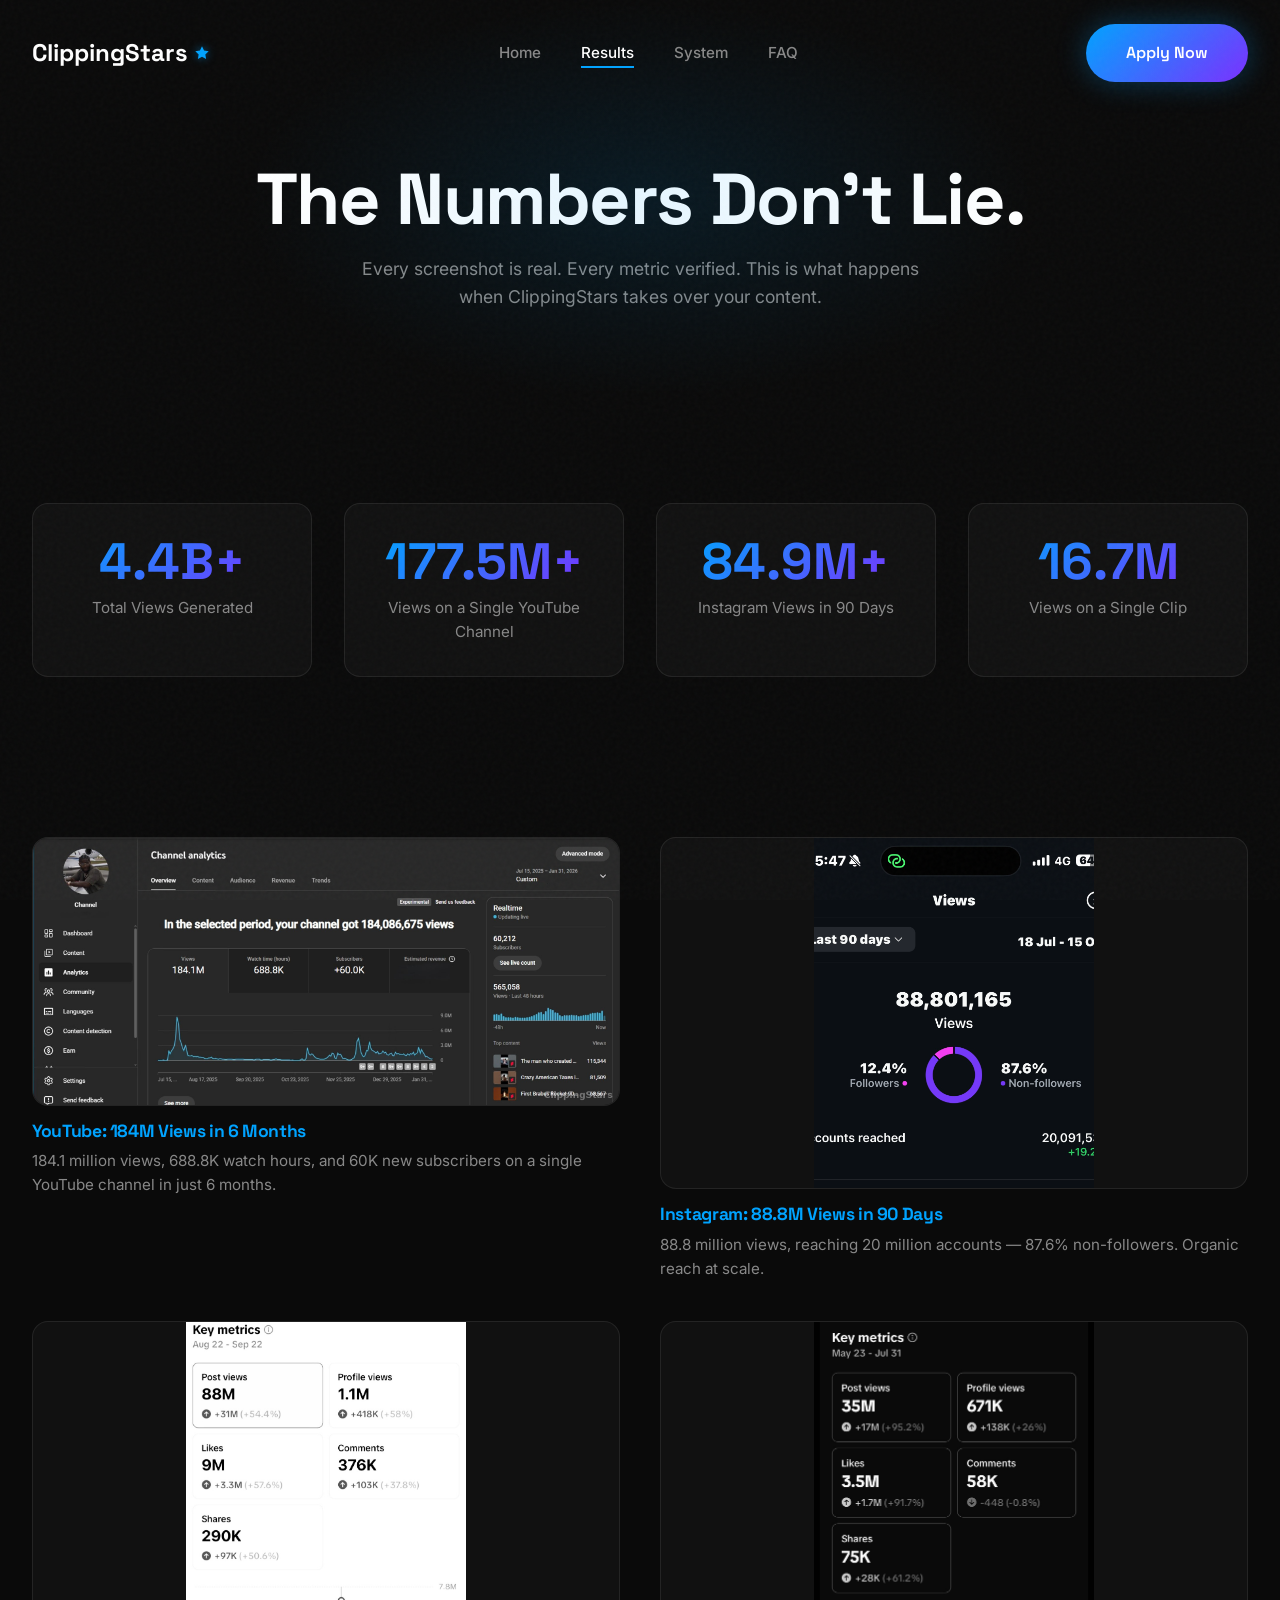
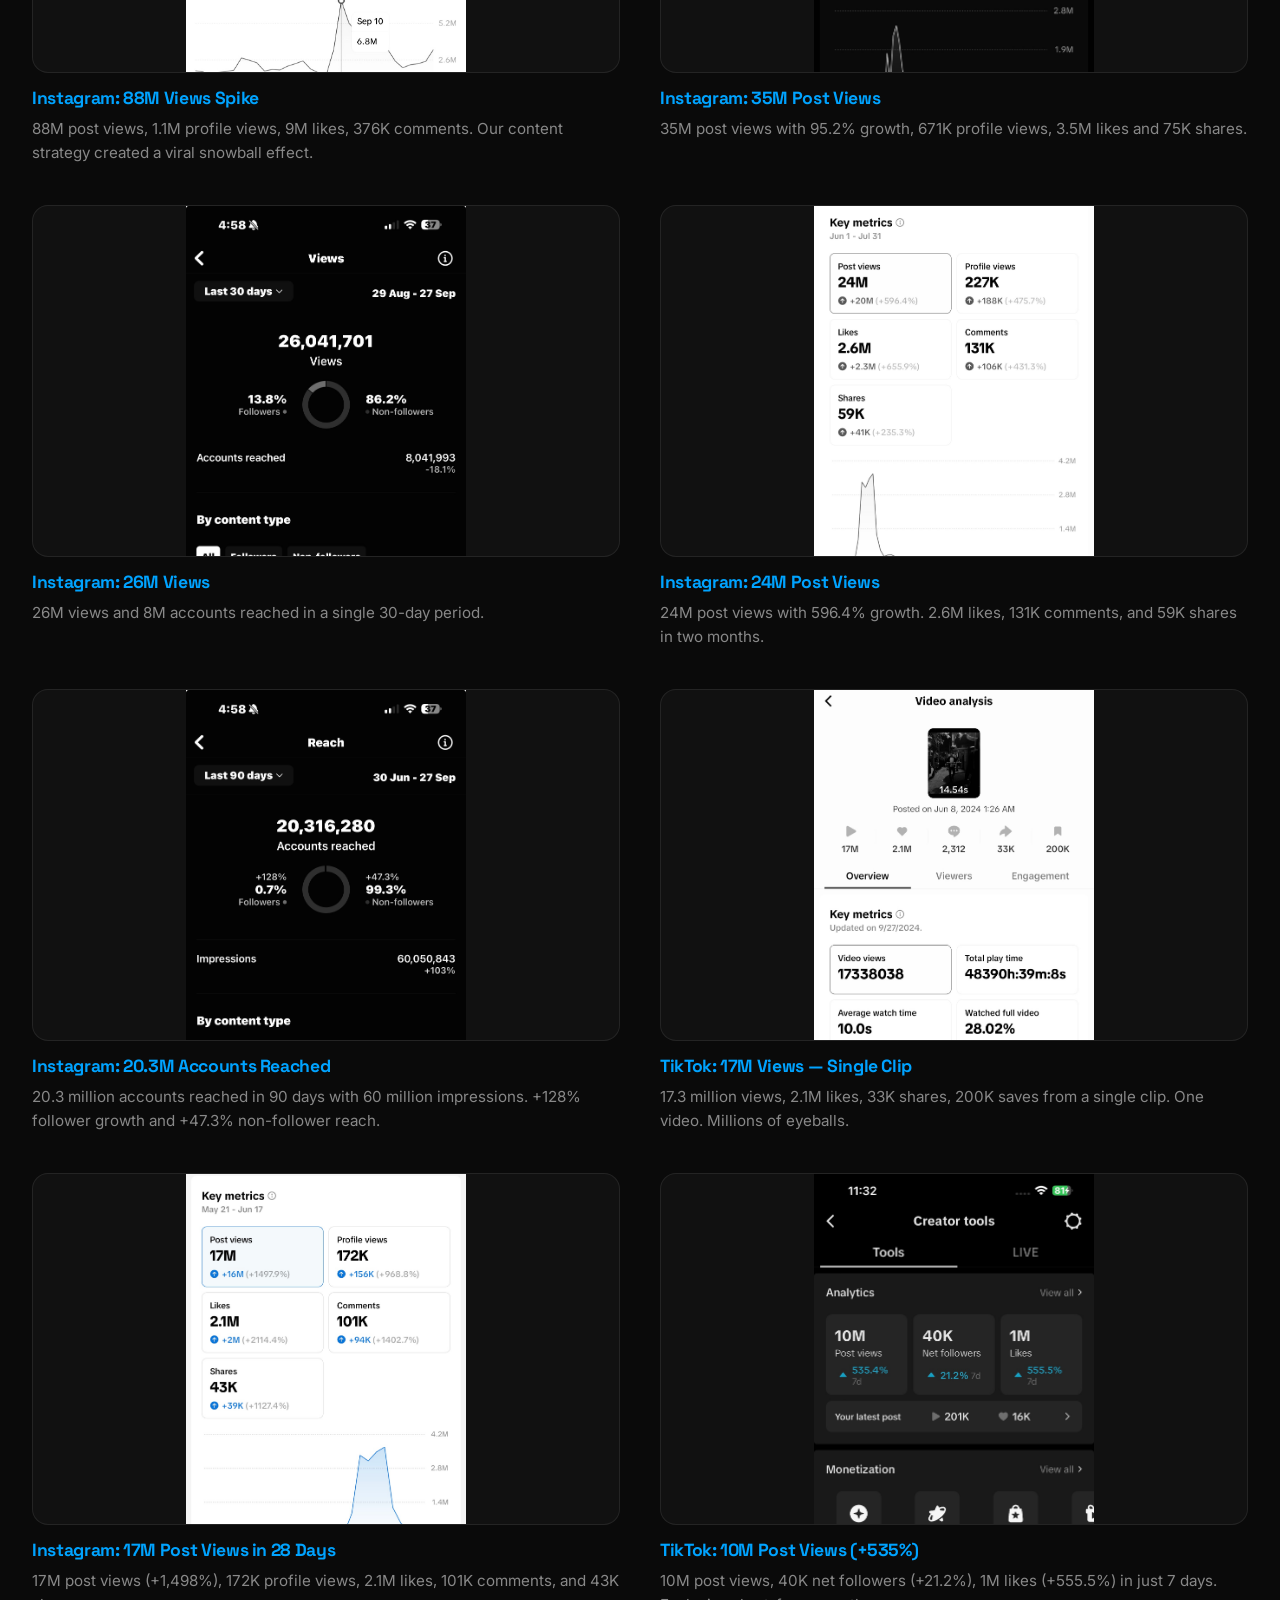
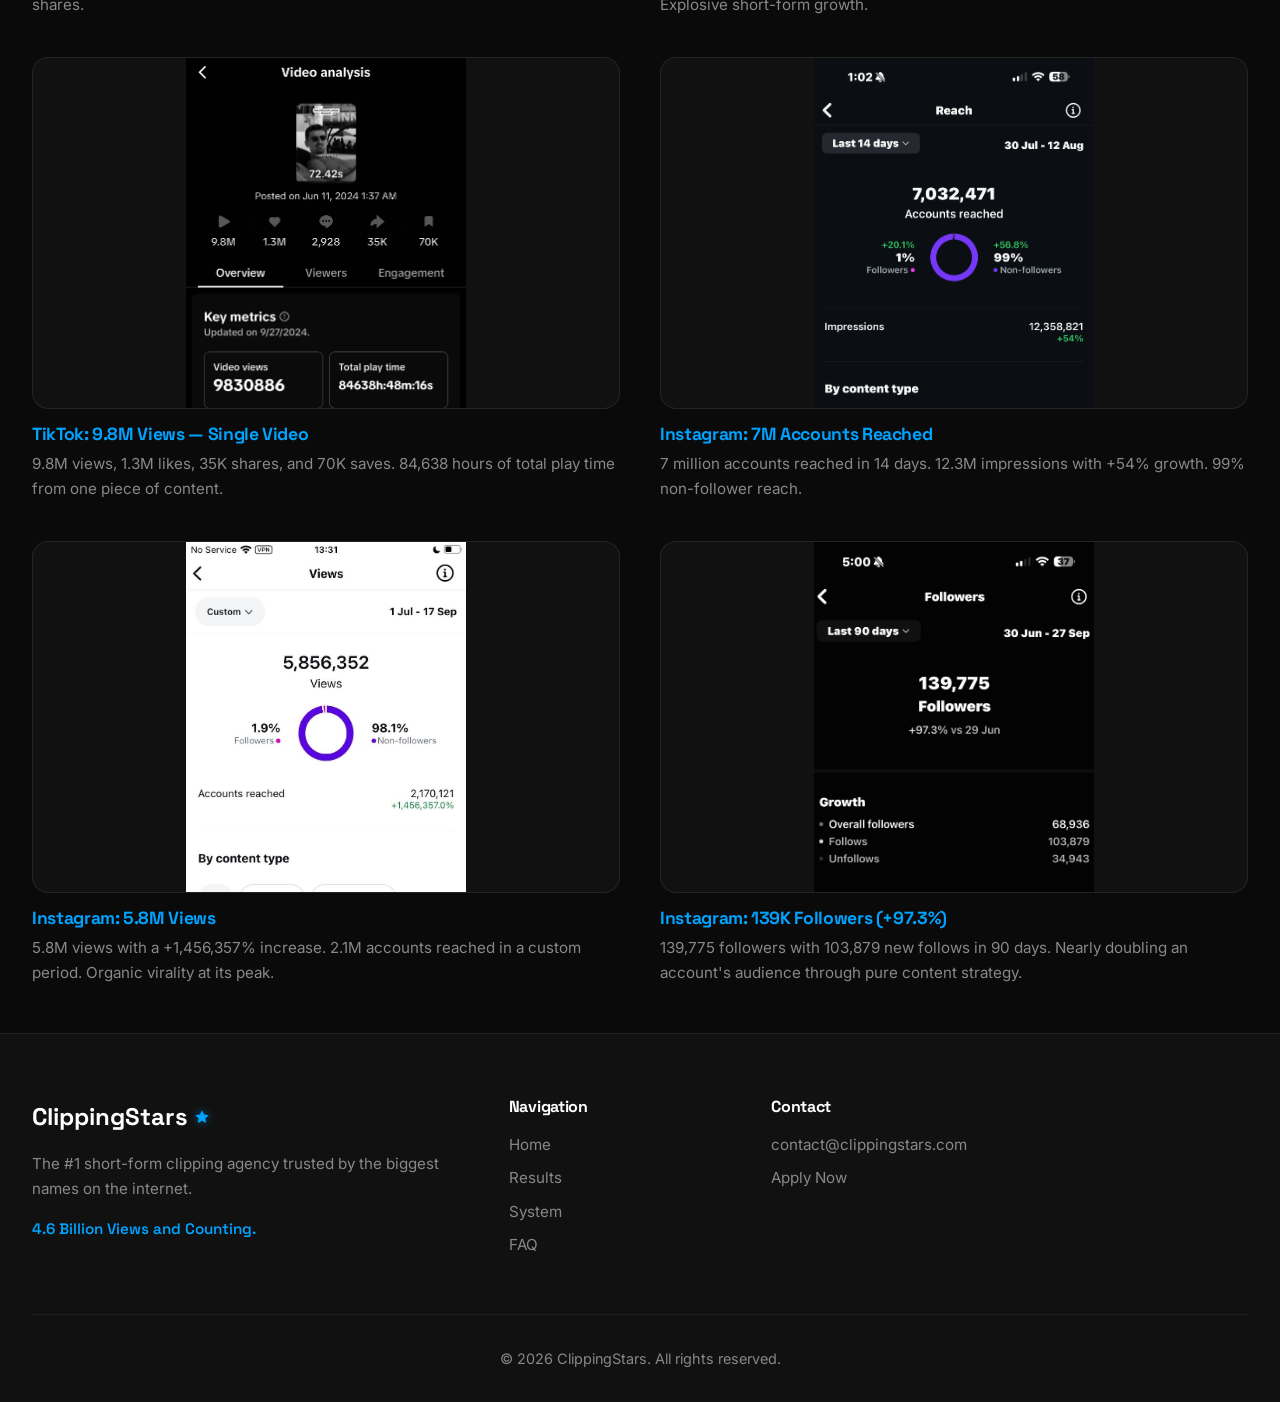
<file: results.html>
<!DOCTYPE html>
<html lang="en">
<head>
  <meta charset="UTF-8">
  <meta name="viewport" content="width=device-width, initial-scale=1.0">
  <meta name="description" content="ClippingStars has generated over 4.6 billion views for its clients, including 184 million YouTube views in 6 months and 88.8 million Instagram views in 90 days. Every result shown is verified with real analytics screenshots.">
  <title>Our Results | ClippingStars</title>
  <link rel="icon" type="image/svg+xml" href="favicon.svg">
  <link rel="icon" type="image/x-icon" href="favicon.ico">
  <link rel="stylesheet" href="styles.css">
  <link rel="preconnect" href="https://fonts.googleapis.com">
  <link rel="preconnect" href="https://fonts.gstatic.com" crossorigin>
  <link href="https://fonts.googleapis.com/css2?family=Inter:wght@300;400;500;600;700;800&family=Space+Grotesk:wght@400;500;600;700&display=swap" rel="stylesheet">

  <!-- Canonical -->
  <link rel="canonical" href="https://clippingstars.com/results.html">

  <!-- Open Graph -->
  <meta property="og:type" content="website">
  <meta property="og:site_name" content="ClippingStars">
  <meta property="og:title" content="Our Results | ClippingStars">
  <meta property="og:description" content="Real, verified analytics. 4.6B+ views generated — 184M YouTube views, 88.8M Instagram views in 90 days, and a 17.3M-view TikTok clip.">
  <meta property="og:url" content="https://clippingstars.com/results.html">
  <meta property="og:image" content="https://clippingstars.com/assets/results/yt_184m_views.jpg">

  <!-- Twitter Card -->
  <meta name="twitter:card" content="summary_large_image">
  <meta name="twitter:title" content="Our Results | ClippingStars">
  <meta name="twitter:description" content="4.6B+ views generated. Real, verified analytics across TikTok, Instagram, and YouTube.">
  <meta name="twitter:image" content="https://clippingstars.com/assets/results/yt_184m_views.jpg">

  <!-- JSON-LD CollectionPage Schema -->
  <script type="application/ld+json">
  {
    "@context": "https://schema.org",
    "@type": "CollectionPage",
    "name": "ClippingStars Results",
    "url": "https://clippingstars.com/results.html",
    "description": "Verified analytics and view metrics from ClippingStars campaigns: 4.6 billion+ total views, including 184 million YouTube views in 6 months, 88.8 million Instagram views in 90 days, and a 17.3 million-view TikTok clip.",
    "about": {
      "@type": "Organization",
      "name": "ClippingStars",
      "url": "https://clippingstars.com"
    }
  }
  </script>
</head>
<body>

  <!-- Navigation -->
  <nav class="navbar">
    <div class="container">
      <a href="index.html" class="logo">ClippingStars<span class="logo-star"><svg viewBox="0 0 24 24" xmlns="http://www.w3.org/2000/svg"><path d="M12 2l3.09 6.26L22 9.27l-5 4.87 1.18 6.88L12 17.77l-6.18 3.25L7 14.14 2 9.27l6.91-1.01L12 2z"/></svg></span></a>
      <ul class="nav-links">
        <li><a href="index.html">Home</a></li>
        <li><a href="results.html" class="active">Results</a></li>
        <li><a href="system.html">System</a></li>
        <li><a href="faq.html">FAQ</a></li>
      </ul>
      <div class="nav-cta">
        <a href="#cta" class="btn btn-primary">Apply Now</a>
      </div>
      <div class="menu-toggle">
        <span></span>
        <span></span>
        <span></span>
      </div>
    </div>
  </nav>

  <!-- Mobile Menu -->
  <div class="mobile-menu">
    <a href="index.html">Home</a>
    <a href="results.html" class="active">Results</a>
    <a href="system.html">System</a>
    <a href="faq.html">FAQ</a>
    <a href="#cta" class="btn btn-primary">Apply Now</a>
  </div>

  <!-- Page Hero -->
  <section class="page-hero">
    <div class="container">
      <h1 class="fade-in">The Numbers Don't Lie.</h1>
      <p class="fade-in stagger-1">Every screenshot is real. Every metric verified. This is what happens when ClippingStars takes over your content.</p>
    </div>
  </section>

  <!-- Key Stats Section -->
  <section class="key-stats-section">
    <div class="container">
      <div class="key-stats">
        <div class="key-stat fade-in">
          <div class="key-stat-number" data-count="4600000000" data-suffix="+">0</div>
          <div class="key-stat-label">Total Views Generated</div>
        </div>
        <div class="key-stat fade-in stagger-1">
          <div class="key-stat-number" data-count="184000000" data-suffix="+">0</div>
          <div class="key-stat-label">Views on a Single YouTube Channel</div>
        </div>
        <div class="key-stat fade-in stagger-2">
          <div class="key-stat-number" data-count="88000000" data-suffix="+">0</div>
          <div class="key-stat-label">Instagram Views in 90 Days</div>
        </div>
        <div class="key-stat fade-in stagger-3">
          <div class="key-stat-number" data-count="17300000" data-suffix="">0</div>
          <div class="key-stat-label">Views on a Single Clip</div>
        </div>
      </div>
    </div>
  </section>

  <!-- Results Gallery -->
  <section class="results-gallery-section">
    <div class="container">
      <div class="results-gallery">

        <!-- Result 1: YouTube 184M -->
        <div class="result-item landscape">
          <div class="result-image">
            <img src="assets/results/yt_184m_views.jpg" alt="" loading="lazy">
          </div>
          <div class="result-text">
            <h3>YouTube: 184M Views in 6 Months</h3>
            <p>184.1 million views, 688.8K watch hours, and 60K new subscribers on a single YouTube channel in just 6 months.</p>
          </div>
        </div>

        <!-- Result 2: Instagram 88M Views in 90 Days -->
        <div class="result-item">
          <div class="result-image">
            <img src="assets/results/result_18.jpg" alt="" loading="lazy">
          </div>
          <div class="result-text">
            <h3>Instagram: 88.8M Views in 90 Days</h3>
            <p>88.8 million views, reaching 20 million accounts — 87.6% non-followers. Organic reach at scale.</p>
          </div>
        </div>

        <!-- Result 3: Instagram 88M Spike -->
        <div class="result-item">
          <div class="result-image">
            <img src="assets/results/result_15.jpg" alt="" loading="lazy">
          </div>
          <div class="result-text">
            <h3>Instagram: 88M Views Spike</h3>
            <p>88M post views, 1.1M profile views, 9M likes, 376K comments. Our content strategy created a viral snowball effect.</p>
          </div>
        </div>

        <!-- Result 4: Instagram 35M Post Views -->
        <div class="result-item">
          <div class="result-image">
            <img src="assets/results/result_21.jpg" alt="" loading="lazy">
          </div>
          <div class="result-text">
            <h3>Instagram: 35M Post Views</h3>
            <p>35M post views with 95.2% growth, 671K profile views, 3.5M likes and 75K shares.</p>
          </div>
        </div>

        <!-- Result 5: Instagram 26M Views -->
        <div class="result-item">
          <div class="result-image">
            <img src="assets/results/result_12.jpg" alt="" loading="lazy">
          </div>
          <div class="result-text">
            <h3>Instagram: 26M Views</h3>
            <p>26M views and 8M accounts reached in a single 30-day period.</p>
          </div>
        </div>

        <!-- Result 6: Instagram 24M Reach -->
        <div class="result-item">
          <div class="result-image">
            <img src="assets/results/result_16.jpg" alt="" loading="lazy">
          </div>
          <div class="result-text">
            <h3>Instagram: 24M Post Views</h3>
            <p>24M post views with 596.4% growth. 2.6M likes, 131K comments, and 59K shares in two months.</p>
          </div>
        </div>

        <!-- Result 7: Reach 20.3M Accounts -->
        <div class="result-item">
          <div class="result-image">
            <img src="assets/results/result_13.jpg" alt="" loading="lazy">
          </div>
          <div class="result-text">
            <h3>Instagram: 20.3M Accounts Reached</h3>
            <p>20.3 million accounts reached in 90 days with 60 million impressions. +128% follower growth and +47.3% non-follower reach.</p>
          </div>
        </div>

        <!-- Result 8: TikTok 17M Viral Clip -->
        <div class="result-item">
          <div class="result-image">
            <img src="assets/results/result_17.jpg" alt="" loading="lazy">
          </div>
          <div class="result-text">
            <h3>TikTok: 17M Views — Single Clip</h3>
            <p>17.3 million views, 2.1M likes, 33K shares, 200K saves from a single clip. One video. Millions of eyeballs.</p>
          </div>
        </div>

        <!-- Result 9: Key Metrics 17M Post Views -->
        <div class="result-item">
          <div class="result-image">
            <img src="assets/results/result_02.jpg" alt="" loading="lazy">
          </div>
          <div class="result-text">
            <h3>Instagram: 17M Post Views in 28 Days</h3>
            <p>17M post views (+1,498%), 172K profile views, 2.1M likes, 101K comments, and 43K shares.</p>
          </div>
        </div>

        <!-- Result 10: TikTok Creator Tools 10M -->
        <div class="result-item">
          <div class="result-image">
            <img src="assets/results/result_19.jpg" alt="" loading="lazy">
          </div>
          <div class="result-text">
            <h3>TikTok: 10M Post Views (+535%)</h3>
            <p>10M post views, 40K net followers (+21.2%), 1M likes (+555.5%) in just 7 days. Explosive short-form growth.</p>
          </div>
        </div>

        <!-- Result 11: TikTok 9.8M Video -->
        <div class="result-item">
          <div class="result-image">
            <img src="assets/results/result_20.jpg" alt="" loading="lazy">
          </div>
          <div class="result-text">
            <h3>TikTok: 9.8M Views — Single Video</h3>
            <p>9.8M views, 1.3M likes, 35K shares, and 70K saves. 84,638 hours of total play time from one piece of content.</p>
          </div>
        </div>

        <!-- Result 12: Reach 7M Accounts -->
        <div class="result-item">
          <div class="result-image">
            <img src="assets/results/result_11.jpg" alt="" loading="lazy">
          </div>
          <div class="result-text">
            <h3>Instagram: 7M Accounts Reached</h3>
            <p>7 million accounts reached in 14 days. 12.3M impressions with +54% growth. 99% non-follower reach.</p>
          </div>
        </div>

        <!-- Result 13: Views 5.8M -->
        <div class="result-item">
          <div class="result-image">
            <img src="assets/results/result_06.jpg" alt="" loading="lazy">
          </div>
          <div class="result-text">
            <h3>Instagram: 5.8M Views</h3>
            <p>5.8M views with a +1,456,357% increase. 2.1M accounts reached in a custom period. Organic virality at its peak.</p>
          </div>
        </div>

        <!-- Result 14: Followers Growth 139K -->
        <div class="result-item">
          <div class="result-image">
            <img src="assets/results/result_14.jpg" alt="" loading="lazy">
          </div>
          <div class="result-text">
            <h3>Instagram: 139K Followers (+97.3%)</h3>
            <p>139,775 followers with 103,879 new follows in 90 days. Nearly doubling an account's audience through pure content strategy.</p>
          </div>
        </div>

      </div>
    </div>
  </section>

  <!-- Footer -->
  <footer class="footer">
    <div class="container">
      <div class="footer-content">
        <div class="footer-brand">
          <a href="index.html" class="logo">ClippingStars<span class="logo-star"><svg viewBox="0 0 24 24" xmlns="http://www.w3.org/2000/svg"><path d="M12 2l3.09 6.26L22 9.27l-5 4.87 1.18 6.88L12 17.77l-6.18 3.25L7 14.14 2 9.27l6.91-1.01L12 2z"/></svg></span></a>
          <p>The #1 short-form clipping agency trusted by the biggest names on the internet.</p>
          <p class="footer-tagline">4.6 Billion Views and Counting.</p>
        </div>
        <div class="footer-nav">
          <h4>Navigation</h4>
          <ul class="footer-links">
            <li><a href="index.html">Home</a></li>
                        <li><a href="results.html">Results</a></li>
            <li><a href="system.html">System</a></li>
                <li><a href="faq.html">FAQ</a></li>
          </ul>
        </div>
        <div class="footer-contact">
          <h4>Contact</h4>
          <ul class="footer-links">
            <li><a href="mailto:contact@clippingstars.com">contact@clippingstars.com</a></li>
            <li><a href="#cta">Apply Now</a></li>
          </ul>
        </div>
      </div>
      <div class="footer-bottom">
        <p>&copy; 2026 ClippingStars. All rights reserved.</p>
      </div>
    </div>
  </footer>

  <!-- Mobile Bottom Navigation -->
  <nav class="bottom-nav">
    <a href="index.html" class="bottom-nav-item">
      <svg xmlns="http://www.w3.org/2000/svg" width="24" height="24" viewBox="0 0 24 24" fill="none" stroke="currentColor" stroke-width="2">
        <path d="M3 9l9-7 9 7v11a2 2 0 0 1-2 2H5a2 2 0 0 1-2-2z"/>
        <polyline points="9 22 9 12 15 12 15 22"/>
      </svg>
      <span>Home</span>
    </a>
    <a href="results.html" class="bottom-nav-item active">
      <svg xmlns="http://www.w3.org/2000/svg" width="24" height="24" viewBox="0 0 24 24" fill="none" stroke="currentColor" stroke-width="2">
        <path d="M6 9H4.5a2.5 2.5 0 0 1 0-5C7 4 8 5.5 8 8v9a2 2 0 0 1-2 2H4"/>
        <path d="M18 9h1.5a2.5 2.5 0 0 0 0-5C17 4 16 5.5 16 8v9a2 2 0 0 0 2 2h2"/>
        <path d="M8 4h8"/>
        <path d="M8 8h8"/>
      </svg>
      <span>Results</span>
    </a>
    <a href="system.html" class="bottom-nav-item">
      <svg xmlns="http://www.w3.org/2000/svg" width="24" height="24" viewBox="0 0 24 24" fill="none" stroke="currentColor" stroke-width="2">
        <circle cx="12" cy="12" r="3"/>
        <path d="M19.4 15a1.65 1.65 0 0 0 .33 1.82l.06.06a2 2 0 0 1 0 2.83 2 2 0 0 1-2.83 0l-.06-.06a1.65 1.65 0 0 0-1.82-.33 1.65 1.65 0 0 0-1 1.51V21a2 2 0 0 1-2 2 2 2 0 0 1-2-2v-.09A1.65 1.65 0 0 0 9 19.4a1.65 1.65 0 0 0-1.82.33l-.06.06a2 2 0 0 1-2.83 0 2 2 0 0 1 0-2.83l.06-.06a1.65 1.65 0 0 0 .33-1.82 1.65 1.65 0 0 0-1.51-1H3a2 2 0 0 1-2-2 2 2 0 0 1 2-2h.09A1.65 1.65 0 0 0 4.6 9a1.65 1.65 0 0 0-.33-1.82l-.06-.06a2 2 0 0 1 0-2.83 2 2 0 0 1 2.83 0l.06.06a1.65 1.65 0 0 0 1.82.33H9a1.65 1.65 0 0 0 1-1.51V3a2 2 0 0 1 2-2 2 2 0 0 1 2 2v.09a1.65 1.65 0 0 0 1 1.51 1.65 1.65 0 0 0 1.82-.33l.06-.06a2 2 0 0 1 2.83 0 2 2 0 0 1 0 2.83l-.06.06a1.65 1.65 0 0 0-.33 1.82V9a1.65 1.65 0 0 0 1.51 1H21a2 2 0 0 1 2 2 2 2 0 0 1-2 2h-.09a1.65 1.65 0 0 0-1.51 1z"/>
      </svg>
      <span>System</span>
    </a>
    <a href="#cta" class="bottom-nav-item bottom-nav-cta">
      <svg xmlns="http://www.w3.org/2000/svg" width="24" height="24" viewBox="0 0 24 24" fill="none" stroke="currentColor" stroke-width="2">
        <line x1="12" y1="19" x2="12" y2="5"/>
        <polyline points="5 12 12 5 19 12"/>
      </svg>
      <span>Apply</span>
    </a>
  </nav>

  <!-- Apply Modal -->
  <div class="apply-modal" id="applyModal">
    <div class="apply-overlay"></div>
    <div class="apply-card">
      <button class="apply-close" id="applyClose">&times;</button>
      <h2>Apply To Work With Us</h2>
      <form id="applyForm">
        <input type="text" name="name" placeholder="Your Name" required>
        <input type="email" name="email" placeholder="Your Email" required>
        <input type="tel" name="phone" placeholder="Your Phone Number" required>
        <textarea name="message" placeholder="Tell us about your content and goals" rows="4" required></textarea>
        <button type="submit">Submit Application</button>
      </form>
      <div class="apply-success" id="applySuccess" style="display:none;">
        <h3>Application Received!</h3>
        <p>We'll be in touch within 48 hours.</p>
      </div>
    </div>
  </div>

  <script src="main.js"></script>
</body>
</html>
</file>
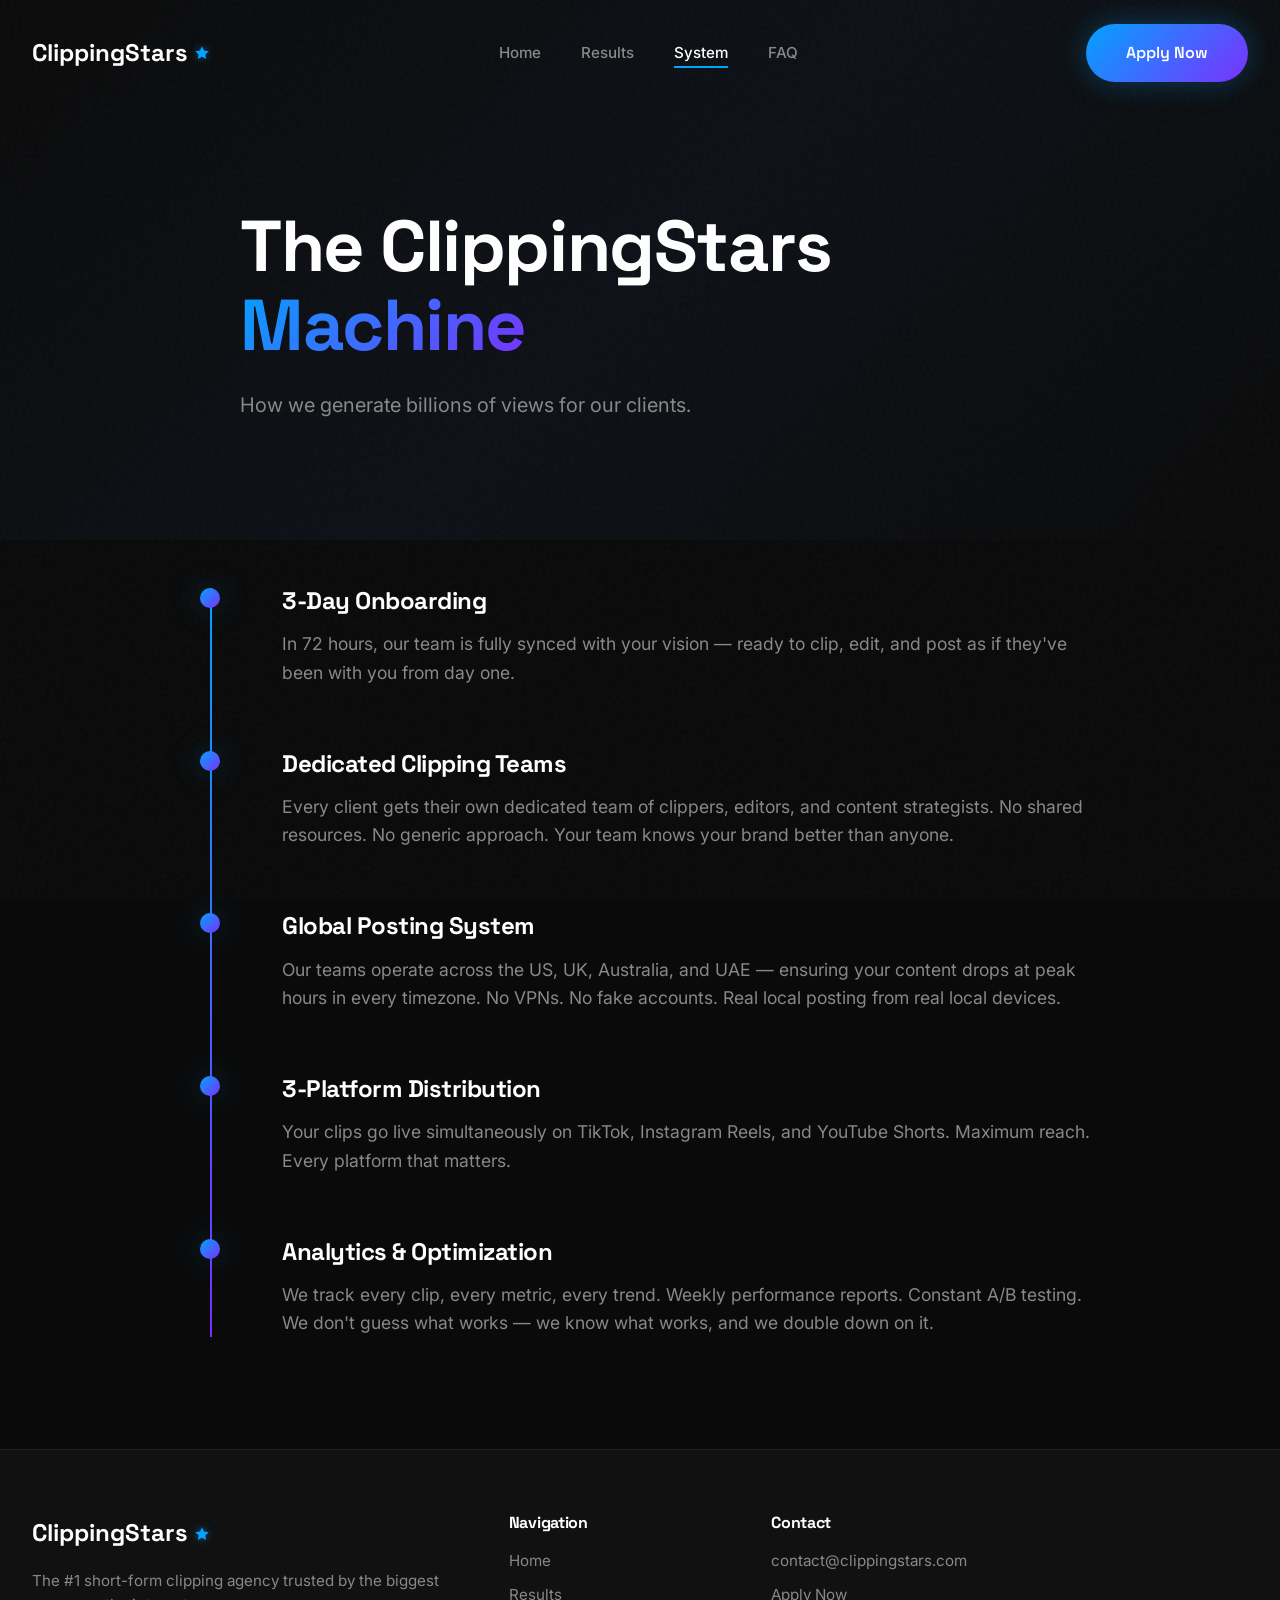
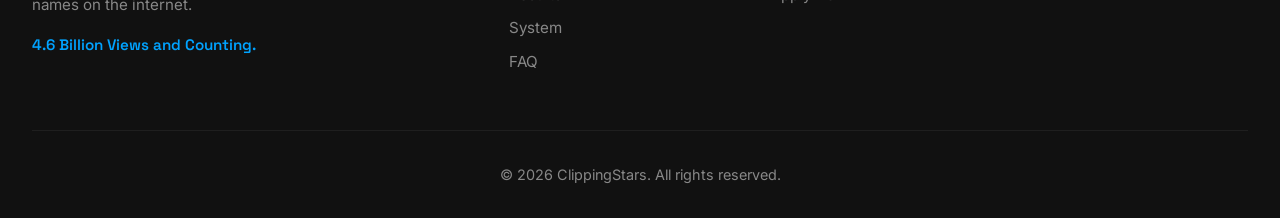
<file: system.html>
<!DOCTYPE html>
<html lang="en">
<head>
  <meta charset="UTF-8">
  <meta name="viewport" content="width=device-width, initial-scale=1.0">
  <meta name="description" content="ClippingStars uses a dedicated team system with over 150 editors across 4 time zones to clip, edit, and distribute short-form content on TikTok, Instagram Reels, and YouTube Shorts, generating over 4.6 billion views for clients.">
  <title>Our System | ClippingStars</title>
  <link rel="icon" type="image/svg+xml" href="favicon.svg">
  <link rel="icon" type="image/x-icon" href="favicon.ico">
  <link rel="stylesheet" href="styles.css">
  <link rel="preconnect" href="https://fonts.googleapis.com">
  <link rel="preconnect" href="https://fonts.gstatic.com" crossorigin>
  <link href="https://fonts.googleapis.com/css2?family=Inter:wght@300;400;500;600;700;800&family=Space+Grotesk:wght@400;500;600;700&display=swap" rel="stylesheet">

  <!-- Canonical -->
  <link rel="canonical" href="https://clippingstars.com/system.html">

  <!-- Open Graph -->
  <meta property="og:type" content="website">
  <meta property="og:site_name" content="ClippingStars">
  <meta property="og:title" content="Our System | ClippingStars">
  <meta property="og:description" content="How ClippingStars generates billions of views: 150+ editors across 4 time zones and a proven clip, edit, and distribution process for TikTok, Instagram, and YouTube.">
  <meta property="og:url" content="https://clippingstars.com/system.html">
  <meta property="og:image" content="https://clippingstars.com/assets/results/yt_184m_views.jpg">

  <!-- Twitter Card -->
  <meta name="twitter:card" content="summary_large_image">
  <meta name="twitter:title" content="Our System | ClippingStars">
  <meta name="twitter:description" content="150+ editors, 4 time zones. The system behind 4.6B+ views.">
  <meta name="twitter:image" content="https://clippingstars.com/assets/results/yt_184m_views.jpg">

  <!-- JSON-LD HowTo Schema -->
  <script type="application/ld+json">
  {
    "@context": "https://schema.org",
    "@type": "HowTo",
    "name": "How The ClippingStars System Works",
    "description": "The ClippingStars process for turning long-form creator content into viral short-form growth across TikTok, Instagram Reels, and YouTube Shorts.",
    "step": [
      { "@type": "HowToStep", "position": 1, "name": "Apply", "text": "Fill out a quick application. Every submission is reviewed personally." },
      { "@type": "HowToStep", "position": 2, "name": "Strategy Call", "text": "If you're a fit, we hop on a call to understand your content and goals." },
      { "@type": "HowToStep", "position": 3, "name": "We Take Over", "text": "A dedicated team handles clipping, editing, captions, ideation, and posting across four time zones. You focus on filming." },
      { "@type": "HowToStep", "position": 4, "name": "You Go Viral", "text": "Your views grow across TikTok, Instagram, and YouTube." }
    ]
  }
  </script>
</head>
<body>

  <!-- Navigation -->
  <nav class="navbar">
    <div class="container">
      <a href="index.html" class="logo">ClippingStars<span class="logo-star"><svg viewBox="0 0 24 24" xmlns="http://www.w3.org/2000/svg"><path d="M12 2l3.09 6.26L22 9.27l-5 4.87 1.18 6.88L12 17.77l-6.18 3.25L7 14.14 2 9.27l6.91-1.01L12 2z"/></svg></span></a>
      <ul class="nav-links">
        <li><a href="index.html">Home</a></li>
        <li><a href="results.html">Results</a></li>
        <li><a href="system.html" class="active">System</a></li>
        <li><a href="faq.html">FAQ</a></li>
      </ul>
      <div class="nav-cta">
        <a href="#cta" class="btn btn-primary">Apply Now</a>
      </div>
      <div class="menu-toggle">
        <span></span>
        <span></span>
        <span></span>
      </div>
    </div>
  </nav>

  <!-- Mobile Menu -->
  <div class="mobile-menu">
    <a href="index.html">Home</a>
    <a href="results.html">Results</a>
    <a href="system.html" class="active">System</a>
    <a href="faq.html">FAQ</a>
    <a href="#cta" class="btn btn-primary">Apply Now</a>
  </div>

  <!-- Hero Section -->
  <section class="hero hero-gradient" style="min-height: 60vh;">
    <div class="container">
      <div class="hero-content" style="padding-top: 8rem;">
        <h1 class="fade-in">The ClippingStars <span class="gradient-text">Machine</span></h1>
        <p class="fade-in stagger-1">How we generate billions of views for our clients.</p>
      </div>
    </div>
  </section>

  <!-- System Timeline Section -->
  <section class="system-section">
    <div class="container">
      <div class="timeline">

        <!-- Step 1 -->
        <div class="timeline-item">

          <h3>3-Day Onboarding</h3>
          <p>In 72 hours, our team is fully synced with your vision — ready to clip, edit, and post as if they've been with you from day one.</p>
        </div>

        <!-- Step 2 -->
        <div class="timeline-item">

          <h3>Dedicated Clipping Teams</h3>
          <p>Every client gets their own dedicated team of clippers, editors, and content strategists. No shared resources. No generic approach. Your team knows your brand better than anyone.</p>
        </div>

        <!-- Step 3 -->
        <div class="timeline-item">

          <h3>Global Posting System</h3>
          <p>Our teams operate across the US, UK, Australia, and UAE — ensuring your content drops at peak hours in every timezone. No VPNs. No fake accounts. Real local posting from real local devices.</p>
        </div>

        <!-- Step 4 -->
        <div class="timeline-item">

          <h3>3-Platform Distribution</h3>
          <p>Your clips go live simultaneously on TikTok, Instagram Reels, and YouTube Shorts. Maximum reach. Every platform that matters.</p>
        </div>

        <!-- Step 5 -->
        <div class="timeline-item">

          <h3>Analytics & Optimization</h3>
          <p>We track every clip, every metric, every trend. Weekly performance reports. Constant A/B testing. We don't guess what works — we know what works, and we double down on it.</p>
        </div>

      </div>
    </div>
  </section>

  <!-- Footer -->
  <footer class="footer">
    <div class="container">
      <div class="footer-content">
        <div class="footer-brand">
          <a href="index.html" class="logo">ClippingStars<span class="logo-star"><svg viewBox="0 0 24 24" xmlns="http://www.w3.org/2000/svg"><path d="M12 2l3.09 6.26L22 9.27l-5 4.87 1.18 6.88L12 17.77l-6.18 3.25L7 14.14 2 9.27l6.91-1.01L12 2z"/></svg></span></a>
          <p>The #1 short-form clipping agency trusted by the biggest names on the internet.</p>
          <p class="footer-tagline">4.6 Billion Views and Counting.</p>
        </div>
        <div class="footer-nav">
          <h4>Navigation</h4>
          <ul class="footer-links">
            <li><a href="index.html">Home</a></li>
                        <li><a href="results.html">Results</a></li>
            <li><a href="system.html">System</a></li>
                <li><a href="faq.html">FAQ</a></li>
          </ul>
        </div>
        <div class="footer-contact">
          <h4>Contact</h4>
          <ul class="footer-links">
            <li><a href="mailto:contact@clippingstars.com">contact@clippingstars.com</a></li>
            <li><a href="#cta">Apply Now</a></li>
          </ul>
        </div>
      </div>
      <div class="footer-bottom">
        <p>&copy; 2026 ClippingStars. All rights reserved.</p>
      </div>
    </div>
  </footer>

  <!-- Mobile Bottom Navigation -->
  <nav class="bottom-nav">
    <a href="index.html" class="bottom-nav-item">
      <svg xmlns="http://www.w3.org/2000/svg" width="24" height="24" viewBox="0 0 24 24" fill="none" stroke="currentColor" stroke-width="2">
        <path d="M3 9l9-7 9 7v11a2 2 0 0 1-2 2H5a2 2 0 0 1-2-2z"/>
        <polyline points="9 22 9 12 15 12 15 22"/>
      </svg>
      <span>Home</span>
    </a>
    <a href="results.html" class="bottom-nav-item">
      <svg xmlns="http://www.w3.org/2000/svg" width="24" height="24" viewBox="0 0 24 24" fill="none" stroke="currentColor" stroke-width="2">
        <path d="M6 9H4.5a2.5 2.5 0 0 1 0-5C7 4 8 5.5 8 8v9a2 2 0 0 1-2 2H4"/>
        <path d="M18 9h1.5a2.5 2.5 0 0 0 0-5C17 4 16 5.5 16 8v9a2 2 0 0 0 2 2h2"/>
        <path d="M8 4h8"/>
        <path d="M8 8h8"/>
      </svg>
      <span>Results</span>
    </a>
    <a href="system.html" class="bottom-nav-item active">
      <svg xmlns="http://www.w3.org/2000/svg" width="24" height="24" viewBox="0 0 24 24" fill="none" stroke="currentColor" stroke-width="2">
        <circle cx="12" cy="12" r="3"/>
        <path d="M19.4 15a1.65 1.65 0 0 0 .33 1.82l.06.06a2 2 0 0 1 0 2.83 2 2 0 0 1-2.83 0l-.06-.06a1.65 1.65 0 0 0-1.82-.33 1.65 1.65 0 0 0-1 1.51V21a2 2 0 0 1-2 2 2 2 0 0 1-2-2v-.09A1.65 1.65 0 0 0 9 19.4a1.65 1.65 0 0 0-1.82.33l-.06.06a2 2 0 0 1-2.83 0 2 2 0 0 1 0-2.83l.06-.06a1.65 1.65 0 0 0 .33-1.82 1.65 1.65 0 0 0-1.51-1H3a2 2 0 0 1-2-2 2 2 0 0 1 2-2h.09A1.65 1.65 0 0 0 4.6 9a1.65 1.65 0 0 0-.33-1.82l-.06-.06a2 2 0 0 1 0-2.83 2 2 0 0 1 2.83 0l.06.06a1.65 1.65 0 0 0 1.82.33H9a1.65 1.65 0 0 0 1-1.51V3a2 2 0 0 1 2-2 2 2 0 0 1 2 2v.09a1.65 1.65 0 0 0 1 1.51 1.65 1.65 0 0 0 1.82-.33l.06-.06a2 2 0 0 1 2.83 0 2 2 0 0 1 0 2.83l-.06.06a1.65 1.65 0 0 0-.33 1.82V9a1.65 1.65 0 0 0 1.51 1H21a2 2 0 0 1 2 2 2 2 0 0 1-2 2h-.09a1.65 1.65 0 0 0-1.51 1z"/>
      </svg>
      <span>System</span>
    </a>
    <a href="#cta" class="bottom-nav-item bottom-nav-cta">
      <svg xmlns="http://www.w3.org/2000/svg" width="24" height="24" viewBox="0 0 24 24" fill="none" stroke="currentColor" stroke-width="2">
        <line x1="12" y1="19" x2="12" y2="5"/>
        <polyline points="5 12 12 5 19 12"/>
      </svg>
      <span>Apply</span>
    </a>
  </nav>

  <!-- Apply Modal -->
  <div class="apply-modal" id="applyModal">
    <div class="apply-overlay"></div>
    <div class="apply-card">
      <button class="apply-close" id="applyClose">&times;</button>
      <h2>Apply To Work With Us</h2>
      <form id="applyForm">
        <input type="text" name="name" placeholder="Your Name" required>
        <input type="email" name="email" placeholder="Your Email" required>
        <input type="tel" name="phone" placeholder="Your Phone Number" required>
        <textarea name="message" placeholder="Tell us about your content and goals" rows="4" required></textarea>
        <button type="submit">Submit Application</button>
      </form>
      <div class="apply-success" id="applySuccess" style="display:none;">
        <h3>Application Received!</h3>
        <p>We'll be in touch within 48 hours.</p>
      </div>
    </div>
  </div>

  <script src="main.js"></script>
</body>
</html>
</file>
<file: styles.css>
/* ClippingStars Global Styles */

/* CSS Reset & Variables */
*, *::before, *::after {
  box-sizing: border-box;
  margin: 0;
  padding: 0;
}

:root {
  --bg-primary: #0a0a0a;
  --bg-secondary: #111111;
  --bg-card: rgba(255, 255, 255, 0.03);
  --text-primary: #ffffff;
  --text-secondary: #888888;
  --accent-blue: #00A3FF;
  --accent-purple: #7B2FFF;
  --gradient-main: linear-gradient(135deg, #00A3FF, #7B2FFF);
  --glow-blue: 0 0 30px rgba(0, 163, 255, 0.3);
  --border-subtle: 1px solid rgba(255, 255, 255, 0.06);
  --glass: rgba(255, 255, 255, 0.04);
  --glass-border: rgba(255, 255, 255, 0.08);
  --transition-fast: 0.2s ease;
  --transition-medium: 0.4s ease;
  --transition-slow: 0.6s ease;
}

/* Fonts */
@import url('https://fonts.googleapis.com/css2?family=Inter:wght@300;400;500;600;700;800&family=Space+Grotesk:wght@400;500;600;700&display=swap');

html {
  scroll-behavior: smooth;
}

body {
  font-family: 'Inter', -apple-system, BlinkMacSystemFont, sans-serif;
  background-color: var(--bg-primary);
  color: var(--text-primary);
  line-height: 1.6;
  overflow-x: hidden;
  -webkit-font-smoothing: antialiased;
  -moz-osx-font-smoothing: grayscale;
}

/* Background grain texture overlay */
body::before {
  content: '';
  position: fixed;
  top: 0;
  left: 0;
  width: 100%;
  height: 100%;
  background-image: url("data:image/svg+xml,%3Csvg viewBox='0 0 256 256' xmlns='http://www.w3.org/2000/svg'%3E%3Cfilter id='noise'%3E%3CfeTurbulence type='fractalNoise' baseFrequency='0.9' numOctaves='4' stitchTiles='stitch'/%3E%3C/filter%3E%3Crect width='100%25' height='100%25' filter='url(%23noise)'/%3E%3C/svg%3E");
  opacity: 0.03;
  pointer-events: none;
  z-index: 9999;
}

/* Typography */
h1, h2, h3, h4, h5, h6 {
  font-family: 'Space Grotesk', sans-serif;
  font-weight: 700;
  line-height: 1.1;
  letter-spacing: -0.02em;
}

h1 {
  font-size: clamp(2.5rem, 6vw, 4.5rem);
}

h2 {
  font-size: clamp(2rem, 4vw, 3.5rem);
}

h3 {
  font-size: clamp(1.5rem, 3vw, 2rem);
}

p {
  color: var(--text-secondary);
  font-size: 1.1rem;
  max-width: 650px;
}

a {
  color: var(--accent-blue);
  text-decoration: none;
  transition: var(--transition-fast);
}

a:hover {
  color: var(--text-primary);
}

img {
  max-width: 100%;
  height: auto;
  display: block;
}

/* Gradient text */
.gradient-text {
  background: var(--gradient-main);
  -webkit-background-clip: text;
  -webkit-text-fill-color: transparent;
  background-clip: text;
}

/* Container */
.container {
  max-width: 1400px;
  margin: 0 auto;
  padding: 0 2rem;
}

/* Buttons */
.btn {
  display: inline-flex;
  align-items: center;
  justify-content: center;
  gap: 0.5rem;
  padding: 1rem 2.5rem;
  font-family: 'Space Grotesk', sans-serif;
  font-size: 1rem;
  font-weight: 600;
  border: none;
  border-radius: 50px;
  cursor: pointer;
  transition: all var(--transition-medium);
  text-decoration: none;
}

.btn-primary {
  background: var(--gradient-main);
  color: var(--text-primary);
  box-shadow: var(--glow-blue);
}

.btn-primary:hover {
  transform: translateY(-3px);
  box-shadow: 0 0 50px rgba(0, 163, 255, 0.5);
  color: var(--text-primary);
}

.btn-secondary {
  background: transparent;
  color: var(--text-primary);
  border: 1px solid var(--glass-border);
}

.btn-secondary:hover {
  background: var(--glass);
  border-color: var(--accent-blue);
}

.btn-large {
  padding: 1.25rem 3rem;
  font-size: 1.1rem;
}

/* Text link with arrow */
.link-arrow {
  display: inline-flex;
  align-items: center;
  gap: 0.5rem;
  color: var(--accent-blue);
  font-weight: 500;
  transition: var(--transition-fast);
}

.link-arrow:hover {
  gap: 1rem;
  color: var(--text-primary);
}

/* Hero link - high visibility on dark backgrounds */
.link-arrow-hero {
  display: inline-flex;
  align-items: center;
  gap: 0.5rem;
  color: #ffffff;
  font-size: 1.125rem;
  font-weight: 500;
  transition: var(--transition-fast);
}

.link-arrow-hero:hover {
  gap: 1rem;
  color: #ffffff;
  text-shadow: 0 0 20px rgba(0, 163, 255, 0.6), 0 0 40px rgba(0, 163, 255, 0.3);
}

.link-arrow-hero span {
  transition: var(--transition-fast);
}

.link-arrow-hero:hover span {
  transform: translateX(4px);
}

/* ==================== NAVIGATION ==================== */
.navbar {
  position: fixed;
  top: 0;
  left: 0;
  right: 0;
  z-index: 1000;
  padding: 1.5rem 0;
  transition: all var(--transition-medium);
}

.navbar.scrolled {
  background: rgba(10, 10, 10, 0.95);
  backdrop-filter: blur(20px);
  padding: 1rem 0;
  border-bottom: var(--border-subtle);
}

.navbar .container {
  display: flex;
  align-items: center;
  justify-content: space-between;
}

.logo {
  font-family: 'Space Grotesk', sans-serif;
  font-size: 1.5rem;
  font-weight: 700;
  color: var(--text-primary);
  display: flex;
  align-items: center;
  gap: 0.25rem;
}

.logo-star {
  display: inline-flex;
  align-items: center;
  margin-left: 2px;
}

.logo-star svg {
  width: 16px;
  height: 16px;
  fill: var(--accent-blue);
  filter: drop-shadow(0 0 4px rgba(0, 163, 255, 0.5));
}

.nav-links {
  display: flex;
  align-items: center;
  gap: 2.5rem;
  list-style: none;
}

.nav-links a {
  color: var(--text-secondary);
  font-weight: 500;
  font-size: 0.95rem;
  transition: var(--transition-fast);
  position: relative;
}

.nav-links a::after {
  content: '';
  position: absolute;
  bottom: -6px;
  left: 0;
  width: 0;
  height: 2px;
  background: var(--accent-blue);
  transition: var(--transition-fast);
}

.nav-links a:hover,
.nav-links a.active {
  color: var(--text-primary);
}

.nav-links a.active::after,
.nav-links a:hover::after {
  width: 100%;
}

.nav-cta {
  display: flex;
  align-items: center;
}

/* Mobile menu toggle */
.menu-toggle {
  display: none;
  flex-direction: column;
  gap: 5px;
  cursor: pointer;
  padding: 10px;
  z-index: 1001;
}

.menu-toggle span {
  width: 25px;
  height: 2px;
  background: var(--text-primary);
  transition: var(--transition-fast);
}

.menu-toggle.active span:nth-child(1) {
  transform: rotate(45deg) translate(5px, 5px);
}

.menu-toggle.active span:nth-child(2) {
  opacity: 0;
}

.menu-toggle.active span:nth-child(3) {
  transform: rotate(-45deg) translate(5px, -5px);
}

/* Mobile menu */
.mobile-menu {
  position: fixed;
  top: 0;
  right: -100%;
  width: 100%;
  height: 100vh;
  background: var(--bg-primary);
  display: flex;
  flex-direction: column;
  align-items: center;
  justify-content: center;
  gap: 2rem;
  transition: var(--transition-medium);
  z-index: 999;
}

.mobile-menu.active {
  right: 0;
}

.mobile-menu a {
  font-family: 'Space Grotesk', sans-serif;
  font-size: 1.5rem;
  color: var(--text-primary);
  font-weight: 600;
}

.mobile-menu a.active {
  color: var(--accent-blue);
}

/* ==================== HERO SECTIONS ==================== */
.hero {
  min-height: 100vh;
  display: flex;
  align-items: center;
  position: relative;
  overflow: hidden;
}

.hero-bg {
  position: absolute;
  top: 0;
  left: 0;
  width: 100%;
  height: 100%;
  object-fit: cover;
  z-index: -2;
}

.hero-overlay {
  position: absolute;
  top: 0;
  left: 0;
  width: 100%;
  height: 100%;
  background: linear-gradient(90deg, rgba(10, 10, 10, 0.9) 0%, rgba(10, 10, 10, 0.6) 50%, rgba(10, 10, 10, 0.4) 100%);
  z-index: -1;
}

/* Hero with gradient background (no image) */
.hero-gradient {
  background: linear-gradient(135deg, var(--bg-primary) 0%, #0d1117 50%, var(--bg-primary) 100%);
}

.hero-overlay-gradient {
  position: absolute;
  top: 0;
  left: 0;
  width: 100%;
  height: 100%;
  background: radial-gradient(ellipse at 30% 50%, rgba(0, 163, 255, 0.08) 0%, transparent 50%),
              radial-gradient(ellipse at 70% 80%, rgba(123, 47, 255, 0.06) 0%, transparent 40%);
  z-index: 0;
}

/* Hero split layout */
.hero-split {
  display: grid;
  grid-template-columns: 1fr 1fr;
  gap: 4rem;
  align-items: center;
  position: relative;
  z-index: 1;
}

/* Hero proof card */
.hero-proof {
  display: flex;
  justify-content: center;
  align-items: center;
}

.proof-card {
  background: var(--bg-card);
  border: 1px solid var(--glass-border);
  border-radius: 16px;
  overflow: hidden;
  box-shadow: 0 25px 50px -12px rgba(0, 0, 0, 0.5), var(--glow-blue);
  transition: var(--transition-medium);
  max-width: 450px;
}

.proof-card:hover {
  transform: translateY(-8px) scale(1.02);
  box-shadow: 0 35px 60px -15px rgba(0, 0, 0, 0.6), 0 0 40px rgba(0, 163, 255, 0.3);
}

.proof-card img {
  width: 100%;
  height: auto;
  display: block;
}

.proof-label {
  padding: 1rem 1.5rem;
  background: var(--bg-secondary);
  font-family: 'Space Grotesk', sans-serif;
  font-size: 0.9rem;
  font-weight: 600;
  color: var(--accent-blue);
  text-align: center;
}

.hero-content {
  max-width: 800px;
  padding-top: 6rem;
}

.hero h1 {
  margin-bottom: 1.5rem;
}

.hero p {
  font-size: 1.25rem;
  margin-bottom: 2.5rem;
}

.hero-cta {
  display: flex;
  align-items: center;
  gap: 2rem;
  flex-wrap: wrap;
}

/* Stats bar */
.stats-bar {
  display: grid;
  grid-template-columns: repeat(4, 1fr);
  gap: 2rem;
  margin-top: 4rem;
  padding-top: 3rem;
  border-top: var(--border-subtle);
}

.stat-item {
  text-align: left;
}

.stat-number {
  font-family: 'Space Grotesk', sans-serif;
  font-size: clamp(2.5rem, 5vw, 4rem);
  font-weight: 700;
  background: var(--gradient-main);
  -webkit-background-clip: text;
  -webkit-text-fill-color: transparent;
  background-clip: text;
  line-height: 1;
  margin-bottom: 0.5rem;
}

.stat-label {
  font-size: 0.9rem;
  color: var(--text-secondary);
  text-transform: uppercase;
  letter-spacing: 0.05em;
}

/* Scroll indicator */
.scroll-indicator {
  position: absolute;
  bottom: 3rem;
  left: 50%;
  transform: translateX(-50%);
  display: flex;
  flex-direction: column;
  align-items: center;
  gap: 0.5rem;
  color: var(--text-secondary);
  font-size: 0.8rem;
  animation: bounce 2s infinite;
}

.scroll-indicator svg {
  width: 24px;
  height: 24px;
}

@keyframes bounce {
  0%, 20%, 50%, 80%, 100% {
    transform: translateX(-50%) translateY(0);
  }
  40% {
    transform: translateX(-50%) translateY(-10px);
  }
  60% {
    transform: translateX(-50%) translateY(-5px);
  }
}

/* Page hero (smaller) */
.page-hero {
  padding: 10rem 0 5rem;
  text-align: center;
  position: relative;
  overflow: hidden;
}

.page-hero::before {
  content: '';
  position: absolute;
  top: 0;
  left: 50%;
  transform: translateX(-50%);
  width: 800px;
  height: 400px;
  background: radial-gradient(ellipse, rgba(0, 163, 255, 0.1) 0%, transparent 70%);
  pointer-events: none;
}

.page-hero h1 {
  margin-bottom: 1rem;
}

.page-hero p {
  margin: 0 auto;
  max-width: 600px;
}

/* ==================== DASHBOARD HERO ==================== */
.hero-dashboard {
  min-height: 100vh;
  position: relative;
  overflow: hidden;
  background: #050505;
  display: flex;
  align-items: center;
  justify-content: center;
  margin-bottom: 0;
  padding-bottom: 0;
  /* Performance: contain layout, style, and paint within this element */
  contain: layout style paint;
}

/* Animated Gradient Mesh Background (optimized - 2 colors, 30s, will-change) */
.gradient-mesh {
  position: absolute;
  top: 0;
  left: 0;
  width: 100%;
  height: 100%;
  background:
    radial-gradient(ellipse 80% 50% at 20% 40%, rgba(0, 50, 120, 0.4) 0%, transparent 50%),
    radial-gradient(ellipse 60% 40% at 80% 60%, rgba(60, 0, 100, 0.3) 0%, transparent 50%);
  z-index: 0;
  animation: meshShift 35s linear infinite;
  will-change: background;
}

@keyframes meshShift {
  0%, 100% {
    background:
      radial-gradient(ellipse 80% 50% at 20% 40%, rgba(0, 50, 120, 0.4) 0%, transparent 50%),
      radial-gradient(ellipse 60% 40% at 80% 60%, rgba(60, 0, 100, 0.3) 0%, transparent 50%);
  }
  50% {
    background:
      radial-gradient(ellipse 70% 60% at 70% 50%, rgba(0, 60, 130, 0.35) 0%, transparent 50%),
      radial-gradient(ellipse 80% 50% at 30% 70%, rgba(80, 0, 120, 0.3) 0%, transparent 50%);
  }
}

/* Glowing Orbs (optimized - 3 orbs, radial-gradient blur, transform only) */
.glowing-orbs {
  position: absolute;
  top: 0;
  left: 0;
  width: 100%;
  height: 100%;
  z-index: 1;
  pointer-events: none;
  overflow: hidden;
}

.orb {
  position: absolute;
  border-radius: 50%;
  /* Use radial-gradient for soft blur effect instead of filter:blur */
  will-change: transform;
}

.orb-1 {
  width: 300px;
  height: 300px;
  background: radial-gradient(circle, rgba(0, 163, 255, 0.35) 0%, rgba(0, 163, 255, 0) 70%);
  top: 10%;
  left: 10%;
  animation: orbFloat1 30s linear infinite;
}

.orb-2 {
  width: 250px;
  height: 250px;
  background: radial-gradient(circle, rgba(123, 47, 255, 0.3) 0%, rgba(123, 47, 255, 0) 70%);
  top: 60%;
  right: 15%;
  animation: orbFloat2 35s linear infinite;
}

.orb-3 {
  width: 280px;
  height: 280px;
  background: radial-gradient(circle, rgba(0, 100, 200, 0.25) 0%, rgba(0, 100, 200, 0) 70%);
  bottom: 20%;
  left: 30%;
  animation: orbFloat3 28s linear infinite;
}

/* Hide 4th orb for performance */
.orb-4 {
  display: none;
}

@keyframes orbFloat1 {
  0%, 100% { transform: translate(0, 0); }
  25% { transform: translate(50px, 30px); }
  50% { transform: translate(20px, 60px); }
  75% { transform: translate(-30px, 20px); }
}

@keyframes orbFloat2 {
  0%, 100% { transform: translate(0, 0); }
  25% { transform: translate(-40px, -20px); }
  50% { transform: translate(-60px, 30px); }
  75% { transform: translate(-20px, -40px); }
}

@keyframes orbFloat3 {
  0%, 100% { transform: translate(0, 0); }
  25% { transform: translate(30px, -40px); }
  50% { transform: translate(60px, -20px); }
  75% { transform: translate(20px, 30px); }
}

/* Scan Lines Overlay */
.scan-lines {
  position: absolute;
  top: 0;
  left: 0;
  width: 100%;
  height: 100%;
  background: repeating-linear-gradient(
    0deg,
    transparent,
    transparent 2px,
    rgba(0, 0, 0, 0.03) 2px,
    rgba(0, 0, 0, 0.03) 4px
  );
  z-index: 2;
  pointer-events: none;
}

/* Constellation Lines (optimized - static, no animation) */
.constellation-lines {
  position: absolute;
  top: 0;
  left: 0;
  width: 100%;
  height: 100%;
  z-index: 2;
  pointer-events: none;
}

.constellation-line {
  opacity: 0.05;
  stroke-dasharray: 5 10;
  /* No animation for performance */
}

/* Grid Pattern Background */
.dashboard-grid {
  position: absolute;
  top: 0;
  left: 0;
  width: 100%;
  height: 100%;
  background-image:
    radial-gradient(circle at 1px 1px, rgba(255,255,255,0.03) 1px, transparent 0);
  background-size: 40px 40px;
  z-index: 3;
}

/* Animated Growth Line */
.growth-line {
  position: absolute;
  bottom: 20%;
  left: 0;
  width: 100%;
  height: 50%;
  z-index: 2;
  opacity: 0.4;
}

.growth-path {
  stroke-dasharray: 2000;
  stroke-dashoffset: 2000;
  animation: drawLine 6s linear infinite;
  opacity: 0.8;
}

@keyframes drawLine {
  0% {
    stroke-dashoffset: 2000;
  }
  50% {
    stroke-dashoffset: 0;
  }
  100% {
    stroke-dashoffset: 0;
  }
}

/* Floating Proof Cards */
.floating-cards {
  position: absolute;
  top: 0;
  left: 0;
  width: 100%;
  height: 100%;
  z-index: 5;
  pointer-events: none;
}

.floating-card {
  position: absolute;
  left: var(--x);
  top: var(--y);
  width: 160px;
  transform: rotate(var(--rotate));
  opacity: 0.5;
  animation: float var(--float-speed, 6s) linear infinite;
  animation-delay: var(--delay);
  border-radius: 12px;
  overflow: hidden;
  border: 1px solid rgba(0, 163, 255, 0.2);
  box-shadow: 0 8px 32px rgba(0,0,0,0.5);
  will-change: transform;
}

/* Different card sizes */
.floating-card.card-featured {
  width: 450px;
  opacity: 0.85;
  border: 2px solid rgba(0, 163, 255, 0.5);
  box-shadow: 0 20px 60px rgba(0,0,0,0.7), 0 0 40px rgba(0, 163, 255, 0.25);
  z-index: 10;
}

.floating-card.card-featured-secondary {
  width: 380px;
  opacity: 0.75;
  border: 2px solid rgba(123, 47, 255, 0.4);
  box-shadow: 0 16px 50px rgba(0,0,0,0.6), 0 0 30px rgba(123, 47, 255, 0.2);
  z-index: 9;
}

.floating-card.card-lg {
  width: 220px;
  opacity: 0.5;
  box-shadow: 0 12px 40px rgba(0,0,0,0.6);
}

.floating-card.card-md {
  width: 160px;
  opacity: 0.4;
}

.floating-card.card-sm {
  width: 120px;
  opacity: 0.35;
}

.floating-card img {
  width: 100%;
  height: auto;
  display: block;
}

@keyframes float {
  0%, 100% {
    transform: rotate(var(--rotate)) translateY(0);
  }
  50% {
    transform: rotate(var(--rotate)) translateY(-20px);
  }
}

/* Floating Stat Bubbles */
.stat-bubbles {
  position: absolute;
  top: 0;
  left: 0;
  width: 100%;
  height: 100%;
  z-index: 4;
  pointer-events: none;
  overflow: hidden;
}

.stat-bubble {
  position: absolute;
  top: var(--y);
  left: var(--start-x);
  padding: 0.5rem 1rem;
  background: rgba(255,255,255,0.05);
  border: 1px solid rgba(255,255,255,0.1);
  border-radius: 50px;
  font-family: 'Space Grotesk', sans-serif;
  font-size: 0.85rem;
  font-weight: 600;
  color: rgba(255,255,255,0.5);
  opacity: 0.6;
  animation: drift var(--duration) linear infinite;
  white-space: nowrap;
  /* Removed backdrop-filter for performance */
}

.stat-bubble.viral {
  background: rgba(0,163,255,0.1);
  border-color: rgba(0,163,255,0.3);
  color: var(--accent-blue);
}

/* Optimized drift animation - no opacity changes for better performance */
@keyframes drift {
  0% {
    left: var(--start-x);
  }
  100% {
    left: var(--end-x);
  }
}

/* Dashboard Main Content */
.dashboard-content {
  position: relative;
  z-index: 10;
  text-align: center;
  padding: 2rem;
  max-width: 900px;
}

/* Live Counter */
.live-counter {
  margin-bottom: 2rem;
}

.counter-number {
  font-family: 'Space Grotesk', sans-serif;
  font-size: clamp(2.5rem, 8vw, 5rem);
  font-weight: 700;
  background: var(--gradient-main);
  -webkit-background-clip: text;
  -webkit-text-fill-color: transparent;
  background-clip: text;
  line-height: 1;
  letter-spacing: -0.02em;
  filter: drop-shadow(0 0 30px rgba(0, 163, 255, 0.4));
}

.counter-label {
  font-size: 1rem;
  color: var(--text-secondary);
  margin-top: 0.5rem;
  letter-spacing: 0.05em;
}

/* Dashboard Headline */
.hero-dashboard h1 {
  font-size: clamp(2rem, 6vw, 4rem);
  margin-bottom: 1.5rem;
  text-shadow: 0 4px 30px rgba(0,0,0,0.5);
}

.hero-subtitle {
  font-size: 1.2rem;
  color: var(--text-secondary);
  margin-bottom: 2.5rem;
  max-width: 600px;
  margin-left: auto;
  margin-right: auto;
}

.hero-dashboard .hero-cta {
  display: flex;
  align-items: center;
  justify-content: center;
  gap: 2rem;
  flex-wrap: wrap;
}

/* Scroll Indicator for Dashboard */
.hero-dashboard .scroll-indicator {
  position: absolute;
  bottom: 2rem;
  left: 50%;
  transform: translateX(-50%);
  display: flex;
  flex-direction: column;
  align-items: center;
  gap: 0.5rem;
  color: var(--text-secondary);
  font-size: 0.75rem;
  text-transform: uppercase;
  letter-spacing: 0.1em;
  z-index: 10;
}

.scroll-line {
  width: 1px;
  height: 40px;
  background: linear-gradient(to bottom, var(--accent-blue), transparent);
  animation: scrollPulse 2s linear infinite;
}

@keyframes scrollPulse {
  0%, 100% {
    transform: scaleY(1);
  }
  50% {
    transform: scaleY(1.2);
  }
}

/* Dashboard Hero Mobile */
@media (max-width: 768px) {
  .hero-dashboard {
    min-height: 100vh;
    padding: 6rem 0 2rem;
  }

  /* Floating cards as visible background decoration */
  .floating-cards {
    z-index: 1;
    pointer-events: none;
  }

  /* Hide all floating cards by default on mobile */
  .floating-card {
    display: none !important;
  }

  /* Mobile: Show 5 screenshots - 2 top, 1 middle-right, 2 bottom */
  /* Top Left */
  .floating-card.card-featured {
    display: block !important;
    position: absolute;
    width: 220px !important;
    opacity: 0.5 !important;
    top: 4% !important;
    left: -10px !important;
    right: auto !important;
    transform: rotate(-5deg) !important;
    z-index: 1;
    animation: none !important;
    border: 1px solid rgba(0, 163, 255, 0.3) !important;
    box-shadow: 0 8px 32px rgba(0,0,0,0.5), 0 0 20px rgba(0, 163, 255, 0.15) !important;
  }

  /* Top Right */
  .floating-card.card-featured-secondary {
    display: block !important;
    position: absolute;
    width: 130px !important;
    opacity: 0.45 !important;
    top: 8% !important;
    left: auto !important;
    right: -10px !important;
    bottom: auto !important;
    transform: rotate(6deg) !important;
    z-index: 1;
    animation: none !important;
    border: 1px solid rgba(123, 47, 255, 0.3) !important;
    box-shadow: 0 8px 32px rgba(0,0,0,0.5), 0 0 20px rgba(123, 47, 255, 0.15) !important;
  }

  /* Middle Right - fills the dark gap between top cards (3rd child - ig_88m_spike) */
  .floating-card:nth-child(3) {
    display: block !important;
    position: absolute;
    width: 100px !important;
    opacity: 0.35 !important;
    top: 22% !important;
    bottom: auto !important;
    left: auto !important;
    right: 15% !important;
    transform: rotate(-8deg) !important;
    z-index: 1;
    animation: none !important;
    border: 1px solid rgba(0, 163, 255, 0.2) !important;
    box-shadow: 0 8px 32px rgba(0,0,0,0.5), 0 0 15px rgba(0, 163, 255, 0.1) !important;
  }

  /* Bottom Left - moved LOWER to avoid text overlap (4th card - tiktok_17m_viral) */
  .floating-card:nth-child(4) {
    display: block !important;
    position: absolute;
    width: 110px !important;
    opacity: 0.25 !important;
    top: auto !important;
    bottom: 4% !important;
    left: -10px !important;
    right: auto !important;
    transform: rotate(5deg) !important;
    z-index: 1;
    animation: none !important;
    border: 1px solid rgba(0, 163, 255, 0.2) !important;
    box-shadow: 0 8px 32px rgba(0,0,0,0.5), 0 0 15px rgba(0, 163, 255, 0.1) !important;
  }

  /* Bottom Right - moved LOWER to avoid text overlap (5th card - ig_27m_reel) */
  .floating-card:nth-child(5) {
    display: block !important;
    position: absolute;
    width: 100px !important;
    opacity: 0.25 !important;
    top: auto !important;
    bottom: 2% !important;
    left: auto !important;
    right: -5px !important;
    transform: rotate(-6deg) !important;
    z-index: 1;
    animation: none !important;
    border: 1px solid rgba(123, 47, 255, 0.2) !important;
    box-shadow: 0 8px 32px rgba(0,0,0,0.5), 0 0 15px rgba(123, 47, 255, 0.1) !important;
  }

  /* Hide ALL stat bubbles on mobile - they overlap text */
  .stat-bubbles {
    display: none !important;
  }

  /* Hide all orbs on mobile for performance */
  .glowing-orbs {
    display: none;
  }

  /* Hide scan lines on mobile */
  .scan-lines {
    display: none;
  }

  /* Hide constellation lines on mobile */
  .constellation-lines {
    display: none;
  }

  /* Hide scroll indicator on mobile - bottom nav is there */
  .hero-dashboard .scroll-indicator {
    display: none;
  }

  /* Dark spotlight gradient behind text for readability */
  .dashboard-content {
    position: relative;
    z-index: 10;
  }

  .dashboard-content::before {
    content: '';
    position: absolute;
    top: 50%;
    left: 50%;
    transform: translate(-50%, -50%);
    width: 120%;
    height: 130%;
    background: radial-gradient(ellipse at center, rgba(0, 0, 0, 0.75) 0%, rgba(0, 0, 0, 0.4) 40%, transparent 70%);
    z-index: -1;
    pointer-events: none;
  }

  /* Counter with enhanced readability */
  .live-counter {
    position: relative;
    z-index: 10;
  }

  .counter-number {
    font-size: 2.2rem;
    text-shadow: 0 0 30px rgba(0, 163, 255, 0.5), 0 0 60px rgba(0, 163, 255, 0.3);
  }

  .counter-label {
    font-size: 0.85rem;
    text-shadow: 0 2px 10px rgba(0, 0, 0, 0.9);
  }

  /* Headline with text shadow for readability */
  .hero-dashboard h1 {
    font-size: 1.8rem;
    position: relative;
    z-index: 10;
    text-shadow: 0 2px 20px rgba(0, 0, 0, 0.9), 0 4px 40px rgba(0, 0, 0, 0.7);
  }

  /* Subtitle with text shadow */
  .hero-subtitle {
    font-size: 1rem;
    padding: 0 1rem;
    position: relative;
    z-index: 10;
    text-shadow: 0 2px 15px rgba(0, 0, 0, 0.9);
  }

  .hero-cta {
    position: relative;
    z-index: 10;
  }

  /* Full width Apply button on mobile */
  .hero-cta .btn {
    width: 100%;
    justify-content: center;
  }

  /* See Our Results link - ensure readability */
  .hero-cta .link-arrow-hero {
    text-shadow: 0 2px 10px rgba(0, 0, 0, 0.9);
  }
}

/* Floating cards always visible - no scroll fade */

/* ==================== MARQUEE CAROUSEL SYSTEM ==================== */
/* Single animation keyframe - used by all carousels */
@keyframes marquee-scroll {
  from {
    transform: translateX(0);
  }
  to {
    transform: translateX(-50%);
  }
}

/* Base marquee container */
.marquee {
  overflow: hidden;
  width: 100%;
}

/* Inner track that animates */
.marquee-inner {
  display: flex;
  width: fit-content;
  animation: marquee-scroll var(--duration) linear infinite;
  will-change: transform;
}

/* Reverse direction */
.marquee-inner.reverse {
  animation-direction: reverse;
}

/* Content wrapper - holds items, duplicated for seamless loop */
.marquee-content {
  display: flex;
  flex-shrink: 0;
  align-items: center;
  gap: 24px;
}

/* ==================== TICKER SECTION ==================== */
.ticker-section {
  background: var(--bg-secondary);
  border-top: var(--border-subtle);
  border-bottom: var(--border-subtle);
  padding: 0.75rem 0;
}

.ticker-section .marquee-content {
  gap: 0;
}

.ticker-item {
  display: inline-flex;
  align-items: center;
  flex-shrink: 0;
  color: var(--accent-blue);
  font-family: 'Space Grotesk', sans-serif;
  font-size: 0.9rem;
  font-weight: 600;
  text-transform: uppercase;
  letter-spacing: 0.1em;
  white-space: nowrap;
  padding: 0 1.5rem;
}

.ticker-item::after {
  content: '';
  width: 5px;
  height: 5px;
  background: var(--accent-blue);
  border-radius: 50%;
  margin-left: 1.5rem;
  flex-shrink: 0;
}

/* ==================== SECTIONS ==================== */
section {
  padding: 3rem 0;
}

/* Specific tight sections */
.ticker-section {
  padding: 0.75rem 0;
}

.results-marquee {
  padding: 1rem 0;
}

.section-header {
  text-align: center;
  max-width: 700px;
  margin: 0 auto 4rem;
}

.section-header h2 {
  margin-bottom: 1rem;
}

.section-header p {
  margin: 0 auto;
}

/* ==================== CLIENT CARDS ==================== */
.clients-grid {
  display: grid;
  grid-template-columns: repeat(3, 1fr);
  gap: 2rem;
}

.client-card {
  background: var(--bg-card);
  border: 1px solid var(--glass-border);
  border-radius: 16px;
  overflow: hidden;
  transition: all var(--transition-medium);
  cursor: pointer;
}

.client-card:hover {
  transform: translateY(-8px) scale(1.02);
  border-color: var(--accent-blue);
  box-shadow: var(--glow-blue);
}

.client-card-image {
  position: relative;
  height: 300px;
  overflow: hidden;
}

.client-card-image img {
  width: 100%;
  height: 100%;
  object-fit: cover;
  object-position: top center;
  transition: var(--transition-medium);
}

.client-card:hover .client-card-image img {
  transform: scale(1.05);
}

.client-card-image::after {
  content: '';
  position: absolute;
  bottom: 0;
  left: 0;
  width: 100%;
  height: 50%;
  background: linear-gradient(to top, var(--bg-card), transparent);
  pointer-events: none;
}

.client-card-content {
  padding: 1.5rem;
}

.client-card h3 {
  font-size: 1.25rem;
  margin-bottom: 0.25rem;
}

.client-card .client-title {
  color: var(--accent-blue);
  font-size: 0.9rem;
  margin-bottom: 1rem;
}

.client-card p {
  font-size: 0.95rem;
  margin-bottom: 1.25rem;
}

.stats-pill {
  display: inline-block;
  padding: 0.5rem 1rem;
  background: var(--glass);
  border: 1px solid var(--glass-border);
  border-radius: 50px;
  font-family: 'Space Grotesk', sans-serif;
  font-size: 0.85rem;
  font-weight: 600;
  color: var(--accent-blue);
  margin-bottom: 1rem;
}

/* Center crop for specific clients (Iman, Samuel) - revert to original */
.client-card.client-card-center .client-card-image img {
  object-position: center center;
}

/* Logo cards (for Dropship, Kirgo) */
.client-card.logo-card .client-card-image {
  display: flex;
  align-items: center;
  justify-content: center;
  background: var(--bg-secondary);
  padding: 2rem;
}

.client-card.logo-card .client-card-image img {
  width: 60%;
  height: auto;
  object-fit: contain;
}

/* ==================== CLIENT PHOTO CAROUSEL ==================== */
.clients-carousel-section {
  padding: 3rem 0;
  background: var(--bg-primary);
}

.clients-carousel-section .section-header {
  margin-bottom: 2rem;
}

.clients-content {
  gap: 0;
}

.client-photo-card {
  flex-shrink: 0;
  display: flex;
  flex-direction: column;
  align-items: center;
  gap: 0.75rem;
  margin-right: 20px;
}

.client-photo-frame {
  width: 160px;
  min-width: 160px;
  max-width: 160px;
  height: 200px;
  min-height: 200px;
  max-height: 200px;
  flex-shrink: 0;
  border-radius: 16px;
  overflow: hidden;
  background: #111;
  border: 1px solid var(--glass-border);
}

.client-photo-frame img {
  width: 100%;
  height: 100%;
  object-fit: cover;
  object-position: top center;
}

/* Logo frames for Dropship, Kirgo - fill card completely like photos */
.client-photo-frame.logo-frame {
  padding: 0;
}

.client-photo-frame.logo-frame img {
  width: 100%;
  height: 100%;
  object-fit: cover;
  object-position: center;
}

.client-photo-name {
  font-family: 'Space Grotesk', sans-serif;
  font-size: 0.85rem;
  font-weight: 500;
  color: var(--text-secondary);
  text-align: center;
}

/* Mobile client carousel */
@media (max-width: 768px) {
  .clients-carousel-section {
    padding: 2rem 0;
  }

  .client-photo-frame {
    width: 120px;
    min-width: 120px;
    max-width: 120px;
    height: 150px;
    min-height: 150px;
    max-height: 150px;
  }


  .client-photo-card {
    margin-right: 16px;
  }

  .client-photo-name {
    font-size: 0.75rem;
  }
}

/* ==================== ABOUT PREVIEW ==================== */
.about-preview {
  padding: 80px 0;
  background: #0a0a0a;
}

.about-preview-grid {
  display: grid;
  grid-template-columns: 1.2fr 1fr;
  gap: 60px;
  align-items: center;
}

.about-preview-text h2 {
  font-size: 2.5rem;
  font-weight: 800;
  line-height: 1.15;
  margin-bottom: 1.25rem;
}

.about-preview-text p {
  font-size: 1.125rem;
  line-height: 1.7;
  color: #999;
  margin-bottom: 1.5rem;
}

.about-preview-link {
  display: inline-block;
  color: #00A3FF;
  font-weight: 600;
  font-size: 1.05rem;
  text-decoration: none;
  transition: opacity var(--transition-fast);
}

.about-preview-link:hover {
  opacity: 0.8;
}

.about-preview-photo img {
  width: 100%;
  max-width: 500px;
  border-radius: 12px;
  display: block;
  box-shadow: 0 0 40px rgba(0, 163, 255, 0.1);
}

@media (max-width: 768px) {
  .about-preview {
    padding: 60px 0;
  }

  .about-preview-grid {
    grid-template-columns: 1fr;
    gap: 40px;
  }

  .about-preview-text h2 {
    font-size: 2rem;
  }

  .about-preview-photo img {
    max-width: 100%;
  }
}

/* ==================== RESULTS CAROUSEL ==================== */
.results-section {
  padding: 40px 0;
  overflow: hidden;
  background: #050505;
}

.results-section h2 {
  text-align: center;
  margin-bottom: 40px;
  font-size: 32px;
}

.results-carousel {
  overflow: hidden;
  margin: 0;
  padding: 0;
}

.results-carousel + .results-carousel {
  margin-top: 40px;
}

.results-track {
  display: flex;
  width: max-content;
  animation: resultsScroll 80s linear infinite;
}

.results-track.reverse {
  animation-direction: reverse;
}

.result-card {
  width: 180px;
  height: auto;
  margin-right: 48px;
  border-radius: 12px;
  overflow: hidden;
  flex-shrink: 0;
}

.result-card img {
  width: 100%;
  height: auto;
  display: block;
  border-radius: 12px;
}

@keyframes resultsScroll {
  0% { transform: translateX(0); }
  100% { transform: translateX(-25%); }
}

.see-all-link {
  display: block;
  text-align: center;
  color: #00A3FF;
  font-size: 16px;
  margin-top: 30px;
  text-decoration: none;
}

.see-all-link:hover {
  text-decoration: underline;
}

/* ==================== RESULTS GALLERY (Full page) ==================== */
.results-gallery {
  display: grid;
  grid-template-columns: repeat(2, 1fr);
  gap: 2.5rem;
}

.result-item {
  display: flex;
  flex-direction: column;
  gap: 1rem;
}

.result-item.visible {
  /* Visible class no longer needed - elements show by default */
}

.result-image {
  border-radius: 16px;
  overflow: hidden;
  border: 1px solid var(--glass-border);
  background: var(--bg-secondary);
}

.result-image img {
  width: 100%;
  height: auto;
  max-height: 350px;
  object-fit: contain;
  transition: var(--transition-medium);
}

.result-item.landscape .result-image img {
  max-height: 400px;
}

.result-image:hover img {
  transform: scale(1.02);
}

.result-text h3 {
  margin-bottom: 0.5rem;
  color: var(--accent-blue);
  font-size: 1.1rem;
}

.result-text p {
  font-size: 0.95rem;
}

/* ==================== KEY STATS SECTION ==================== */
.key-stats {
  display: grid;
  grid-template-columns: repeat(4, 1fr);
  gap: 2rem;
  padding: 4rem 0;
}

.key-stat {
  text-align: center;
  padding: 2rem;
  background: var(--bg-card);
  border: 1px solid var(--glass-border);
  border-radius: 16px;
  transition: var(--transition-medium);
}

.key-stat:hover {
  border-color: var(--accent-blue);
  box-shadow: var(--glow-blue);
}

.key-stat-number {
  font-family: 'Space Grotesk', sans-serif;
  font-size: clamp(2rem, 4vw, 3.5rem);
  font-weight: 700;
  background: var(--gradient-main);
  -webkit-background-clip: text;
  -webkit-text-fill-color: transparent;
  background-clip: text;
  line-height: 1;
  margin-bottom: 0.5rem;
}

.key-stat-label {
  color: var(--text-secondary);
  font-size: 0.95rem;
}

/* ==================== SYSTEM TIMELINE ==================== */
.timeline {
  position: relative;
  max-width: 900px;
  margin: 0 auto;
  padding-left: 60px;
}

.timeline::before {
  content: '';
  position: absolute;
  left: 20px;
  top: 0;
  bottom: 0;
  width: 2px;
  background: linear-gradient(to bottom, var(--accent-blue), var(--accent-purple));
}

.timeline-item {
  position: relative;
  margin-bottom: 4rem;
  padding-left: 2rem;
}

.timeline-item.visible {
  /* Visible class no longer needed - elements show by default */
}

.timeline-item::before {
  content: '';
  position: absolute;
  left: -50px;
  top: 0;
  width: 20px;
  height: 20px;
  background: var(--gradient-main);
  border-radius: 50%;
  box-shadow: var(--glow-blue);
}

.timeline-number {
  display: none;
}

.timeline-icon {
  font-size: 2rem;
  margin-bottom: 1rem;
}

.timeline-item h3 {
  margin-bottom: 1rem;
  font-size: 1.5rem;
}

.timeline-item p {
  max-width: 100%;
}

/* ==================== ABOUT SECTION ==================== */
.founder-section {
  display: grid;
  grid-template-columns: 1fr 1fr;
  gap: 4rem;
  align-items: center;
}

.founder-text {
  padding-right: 2rem;
}

.founder-text blockquote {
  font-size: 1.2rem;
  color: var(--text-secondary);
  line-height: 1.8;
  margin-bottom: 1.5rem;
  padding-left: 1.5rem;
  border-left: 3px solid var(--accent-blue);
}

.founder-image {
  border-radius: 16px;
  overflow: hidden;
  border: 1px solid var(--glass-border);
}

.founder-image img {
  width: 100%;
  height: auto;
}

/* Lifestyle section */
.lifestyle-section {
  padding: 4rem 0;
}

.lifestyle-image {
  max-width: 1000px;
  margin: 0 auto;
  border-radius: 20px;
  overflow: hidden;
  border: 1px solid var(--glass-border);
  box-shadow: 0 25px 50px -12px rgba(0, 0, 0, 0.5);
}

.lifestyle-image img {
  width: 100%;
  height: auto;
  display: block;
}

/* Social proof grid */
.social-proof-grid {
  display: grid;
  grid-template-columns: repeat(2, 1fr);
  gap: 1.5rem;
  max-width: 800px;
  margin: 0 auto;
}

.social-proof-item {
  position: relative;
  border-radius: 16px;
  overflow: hidden;
  aspect-ratio: 1;
}

.social-proof-item img {
  width: 100%;
  height: 100%;
  object-fit: cover;
  transition: var(--transition-medium);
}

.social-proof-item:hover img {
  transform: scale(1.05);
}

.social-proof-item figcaption {
  position: absolute;
  bottom: 0;
  left: 0;
  right: 0;
  padding: 1rem;
  background: linear-gradient(to top, rgba(0, 0, 0, 0.8), transparent);
  color: var(--text-primary);
  font-size: 0.9rem;
}

/* ==================== CTA SECTION ==================== */
.cta-section {
  position: relative;
  padding: 4rem 0;
  text-align: center;
  overflow: hidden;
}

.cta-section .cta-bg {
  position: absolute;
  top: 0;
  left: 0;
  width: 100%;
  height: 100%;
  object-fit: cover;
  z-index: -2;
}

.cta-section .cta-overlay {
  position: absolute;
  top: 0;
  left: 0;
  width: 100%;
  height: 100%;
  background: rgba(10, 10, 10, 0.85);
  z-index: -1;
}

.cta-section h2 {
  margin-bottom: 1rem;
}

.cta-section p {
  margin: 0 auto 2rem;
}

.cta-section .cta-note {
  margin-top: 1rem;
  font-size: 0.9rem;
  color: var(--text-secondary);
}

/* CTA with gradient background (no image) */
.cta-section.cta-gradient {
  background: linear-gradient(135deg, #0a0a0a 0%, #0d1117 50%, #0a0a0a 100%);
}

/* Stats pill row */
.stats-pills {
  display: flex;
  justify-content: center;
  gap: 1.5rem;
  flex-wrap: wrap;
  margin-bottom: 3rem;
}

/* ==================== FOOTER ==================== */
.footer {
  padding: 4rem 0 2rem;
  background: var(--bg-secondary);
  border-top: var(--border-subtle);
}

.footer-content {
  display: grid;
  grid-template-columns: 2fr 1fr 1fr 1fr;
  gap: 3rem;
  margin-bottom: 3rem;
}

.footer-brand .logo {
  margin-bottom: 1rem;
}

.footer-brand p {
  font-size: 0.95rem;
  margin-bottom: 1rem;
}

.footer-tagline {
  color: var(--accent-blue);
  font-family: 'Space Grotesk', sans-serif;
  font-weight: 600;
}

.footer h4 {
  font-size: 1rem;
  margin-bottom: 1rem;
  color: var(--text-primary);
}

.footer-links {
  list-style: none;
}

.footer-links li {
  margin-bottom: 0.5rem;
}

.footer-links a {
  color: var(--text-secondary);
  font-size: 0.95rem;
}

.footer-links a:hover {
  color: var(--accent-blue);
}

.social-links {
  display: flex;
  gap: 1rem;
}

.social-links a {
  width: 40px;
  height: 40px;
  display: flex;
  align-items: center;
  justify-content: center;
  background: var(--glass);
  border: 1px solid var(--glass-border);
  border-radius: 50%;
  color: var(--text-secondary);
  transition: var(--transition-fast);
}

.social-links a:hover {
  background: var(--accent-blue);
  border-color: var(--accent-blue);
  color: var(--text-primary);
}

.footer-bottom {
  padding-top: 2rem;
  border-top: var(--border-subtle);
  text-align: center;
}

.footer-bottom p {
  font-size: 0.9rem;
  color: var(--text-secondary);
  margin: 0 auto;
}

/* ==================== FADE IN ANIMATIONS ==================== */
/* All elements visible by default - no opacity animations that could hide content */
.fade-in,
.fade-in-left,
.fade-in-right,
.fade-in.visible,
.fade-in-left.visible,
.fade-in-right.visible {
  opacity: 1;
  transform: none;
}

/* Stagger delays removed - not needed without animations */
.stagger-1, .stagger-2, .stagger-3, .stagger-4, .stagger-5, .stagger-6 { }

/* ==================== VIEW ALL LINK ==================== */
.view-all {
  text-align: center;
  margin-top: 3rem;
}

/* ==================== RESPONSIVE ==================== */

/* Tablet */
@media (max-width: 1199px) {
  .hero-split {
    grid-template-columns: 1fr;
    gap: 3rem;
  }

  .hero-proof {
    order: -1;
  }

  .proof-card {
    max-width: 350px;
  }

  .clients-grid {
    grid-template-columns: repeat(2, 1fr);
  }

  .key-stats {
    grid-template-columns: repeat(2, 1fr);
  }

  .result-item {
    grid-template-columns: 1fr;
  }

  .result-item:nth-child(even) {
    direction: ltr;
  }

  .founder-section {
    grid-template-columns: 1fr;
    gap: 3rem;
  }

  .footer-content {
    grid-template-columns: repeat(2, 1fr);
  }
}

/* Mobile */
@media (max-width: 768px) {
  /* Body padding for fixed nav at top and bottom nav at bottom */
  body {
    padding-top: 65px;
    padding-bottom: 70px;
  }

  /* Fixed navbar at top - always visible */
  .navbar {
    position: fixed;
    top: 0;
    left: 0;
    width: 100%;
    z-index: 9999;
    background: #0a0a0a;
    padding: 0.75rem 0;
    border-bottom: 1px solid rgba(255, 255, 255, 0.06);
  }

  .navbar.scrolled {
    background: #0a0a0a;
    padding: 0.75rem 0;
  }

  section {
    padding: 2.5rem 0;
  }

  .ticker-row {
    padding: 0.3rem 0;
  }

  .container {
    padding: 0 1.25rem;
  }

  /* Hide hamburger, show bottom nav instead */
  .nav-links {
    display: none;
  }

  .nav-cta .btn {
    display: none;
  }

  .menu-toggle {
    display: none;
  }

  .mobile-menu {
    display: none !important;
  }

  /* Hero fonts smaller */
  .hero h1 {
    font-size: 32px;
  }

  .hero p {
    font-size: 16px;
  }

  .page-hero h1 {
    font-size: 32px;
  }

  .page-hero p {
    font-size: 16px;
  }

  .hero {
    min-height: auto;
    padding: 8rem 0 4rem;
  }

  .hero-split {
    grid-template-columns: 1fr;
    gap: 2rem;
  }

  .proof-card {
    max-width: 280px;
  }

  .proof-label {
    font-size: 0.8rem;
    padding: 0.75rem 1rem;
  }

  /* Faster carousels on mobile */
  .results-marquee .marquee-inner {
    --duration: 20s;
  }

  .clients-carousel-section .marquee-inner {
    --duration: 18s;
  }

  .ticker-section .marquee-inner {
    --duration: 15s;
  }

  .hero-content {
    padding-top: 0;
  }

  /* Stats 2x2 grid with smaller numbers */
  .stats-bar {
    grid-template-columns: repeat(2, 1fr);
    gap: 1rem;
  }

  .stat-number {
    font-size: 1.5rem;
  }

  .stat-label {
    font-size: 0.75rem;
  }

  .scroll-indicator {
    display: none;
  }

  /* Client cards smaller and centered */
  .clients-grid {
    grid-template-columns: 1fr;
    gap: 1.5rem;
  }

  .client-card {
    max-width: 280px;
    margin: 0 auto;
  }

  .client-card-image {
    height: 200px;
  }

  /* Faster results carousel on mobile */
  .results-track {
    animation-duration: 40s;
  }

  /* Results carousel smaller on mobile */
  .result-card {
    width: 140px;
    margin-right: 12px;
  }

  .results-section h2 {
    font-size: 24px;
  }

  /* Results page 1 column on mobile */
  .results-gallery-section .results-gallery {
    grid-template-columns: 1fr;
    gap: 2rem;
  }

  .results-gallery-section .result-image,
  .results-gallery-section .result-image img {
    max-height: 250px;
    max-width: 250px;
    margin: 0 auto;
  }

  .results-gallery-section .result-item.landscape .result-image,
  .results-gallery-section .result-item.landscape .result-image img {
    max-height: none;
    max-width: 100%;
  }

  .key-stats {
    grid-template-columns: 1fr 1fr;
    gap: 1rem;
  }

  .key-stat {
    padding: 1.5rem 1rem;
  }

  .key-stat-number {
    font-size: 1.5rem;
  }

  .timeline {
    padding-left: 40px;
  }

  .timeline::before {
    left: 10px;
  }

  .timeline-item::before {
    left: -38px;
    width: 16px;
    height: 16px;
  }

  .timeline-number {
    display: none;
  }

  .social-proof-grid {
    grid-template-columns: 1fr;
  }

  .stats-pills {
    flex-direction: column;
    align-items: center;
  }

  .footer-content {
    grid-template-columns: 1fr;
    gap: 2rem;
  }

  /* Footer needs extra bottom padding for fixed bottom nav */
  .footer {
    padding-bottom: 6rem;
  }

  .btn {
    padding: 0.875rem 2rem;
  }

  .btn-large {
    padding: 1rem 2.5rem;
  }

  .page-hero {
    padding: 8rem 0 3rem;
  }

  .cta-section {
    padding: 5rem 0;
  }
}

/* Small mobile */
@media (max-width: 480px) {
  h1 {
    font-size: 28px;
  }

  h2 {
    font-size: 24px;
  }

  .hero h1 {
    font-size: 28px;
  }

  .hero-cta {
    flex-direction: column;
    align-items: flex-start;
    gap: 1rem;
  }

  .stats-bar {
    gap: 0.75rem;
  }

  .stat-number {
    font-size: 1.25rem;
  }

  .stat-label {
    font-size: 0.65rem;
  }

  /* Smaller result cards on small mobile */
  .result-card {
    width: 120px;
    margin-right: 10px;
  }

  .client-card {
    max-width: 260px;
  }

  .bottom-nav-item {
    font-size: 0.6rem;
  }

  .bottom-nav-item svg {
    width: 20px;
    height: 20px;
  }

  .bottom-nav-item.bottom-nav-cta svg {
    width: 28px;
    height: 28px;
    padding: 5px;
  }
}

/* ==================== MOBILE BOTTOM NAVIGATION ==================== */
.bottom-nav {
  display: none;
  position: fixed;
  bottom: 0;
  left: 0;
  width: 100%;
  background: rgba(10, 10, 10, 0.98);
  backdrop-filter: blur(20px);
  -webkit-backdrop-filter: blur(20px);
  border-top: 1px solid var(--glass-border);
  z-index: 9999;
  padding: 0.5rem 0 calc(0.5rem + env(safe-area-inset-bottom));
  justify-content: space-around;
  align-items: center;
}

/* Show bottom nav on mobile */
@media (max-width: 768px) {
  .bottom-nav {
    display: flex;
  }
}

.bottom-nav-item {
  display: flex;
  flex-direction: column;
  align-items: center;
  gap: 0.25rem;
  color: var(--text-secondary);
  text-decoration: none;
  font-size: 0.65rem;
  font-weight: 500;
  padding: 0.5rem 0.25rem;
  transition: var(--transition-fast);
}

.bottom-nav-item svg {
  width: 22px;
  height: 22px;
}

.bottom-nav-item.active,
.bottom-nav-item:hover {
  color: var(--accent-blue);
}

.bottom-nav-item.active svg,
.bottom-nav-item:hover svg {
  stroke: var(--accent-blue);
}

.bottom-nav-item.bottom-nav-cta {
  position: relative;
}

.bottom-nav-item.bottom-nav-cta svg {
  background: var(--gradient-main);
  border-radius: 50%;
  padding: 6px;
  width: 32px;
  height: 32px;
  stroke: white;
  box-shadow: var(--glow-blue);
}

.bottom-nav-item.bottom-nav-cta span {
  color: var(--accent-blue);
}


/* ==================== CASE STUDY PAGES ==================== */

/* Full Viewport Hero */
.case-hero {
  position: relative;
  min-height: 100vh;
  display: flex;
  align-items: center;
  justify-content: center;
  overflow: hidden;
}

.case-hero-bg {
  position: absolute;
  top: 0;
  left: 0;
  width: 100%;
  height: 100%;
  object-fit: cover;
  object-position: top center;
  z-index: -2;
}

.case-hero-overlay {
  position: absolute;
  top: 0;
  left: 0;
  width: 100%;
  height: 100%;
  background: linear-gradient(
    to bottom,
    rgba(10, 10, 10, 0.2) 0%,
    rgba(10, 10, 10, 0.4) 30%,
    rgba(10, 10, 10, 0.7) 60%,
    rgba(10, 10, 10, 0.95) 85%,
    rgba(10, 10, 10, 1) 100%
  );
  z-index: -1;
}

.case-hero-content {
  text-align: center;
  padding: 8rem 2rem 4rem;
  max-width: 1000px;
}

.case-hero h1 {
  font-size: clamp(2rem, 5vw, 3.5rem);
  margin-bottom: 3rem;
  text-shadow: 0 4px 30px rgba(0, 0, 0, 0.5);
}

.case-study-label {
  display: inline-block;
  padding: 0.5rem 1.5rem;
  background: rgba(0, 163, 255, 0.1);
  border: 1px solid rgba(0, 163, 255, 0.3);
  border-radius: 50px;
  font-size: 0.8rem;
  font-weight: 600;
  letter-spacing: 0.15em;
  color: var(--accent-blue);
  margin-bottom: 1.5rem;
}

/* Hero Stats Row */
.case-hero-stats {
  display: flex;
  justify-content: center;
  gap: 3rem;
  flex-wrap: wrap;
}

.case-hero-stat {
  text-align: center;
}

.case-hero-stat-number {
  font-family: 'Space Grotesk', sans-serif;
  font-size: clamp(2.5rem, 6vw, 4rem);
  font-weight: 700;
  background: var(--gradient-main);
  -webkit-background-clip: text;
  -webkit-text-fill-color: transparent;
  background-clip: text;
  line-height: 1;
  margin-bottom: 0.5rem;
  text-shadow: none;
  filter: drop-shadow(0 0 30px rgba(0, 163, 255, 0.4));
}

.case-hero-stat-label {
  color: var(--text-secondary);
  font-size: 0.9rem;
  font-weight: 500;
  text-transform: uppercase;
  letter-spacing: 0.05em;
}

/* Story Section */
.case-story {
  padding: 5rem 0;
  background: var(--bg-primary);
}

.case-story-content {
  max-width: 800px;
  margin: 0 auto;
  text-align: center;
}

.case-story-content .lead {
  font-size: 1.4rem;
  color: var(--text-primary);
  margin-bottom: 1.5rem;
  max-width: 100%;
}

.case-story-content p {
  font-size: 1.1rem;
  max-width: 100%;
  margin: 0 auto;
}

/* Proof Section - Clean Grid */
.case-proof {
  padding: 5rem 0 6rem;
  background: var(--bg-primary);
}

.case-proof h2 {
  text-align: center;
  margin-bottom: 3rem;
}

.case-proof-grid {
  display: grid;
  grid-template-columns: repeat(2, 1fr);
  gap: 2rem;
  max-width: 900px;
  margin: 0 auto;
}

.case-proof-grid-3 {
  grid-template-columns: repeat(3, 1fr);
  max-width: 1100px;
}

.case-proof-item {
  margin: 0;
}

.case-proof-item img {
  width: 100%;
  height: auto;
  object-fit: contain;
  border-radius: 12px;
  border: 1px solid var(--glass-border);
  background: var(--bg-secondary);
}

.case-proof-item figcaption {
  padding: 1rem 0.5rem;
  color: var(--text-secondary);
  font-size: 0.9rem;
  text-align: center;
  line-height: 1.4;
}

/* ==================== SOCIAL PROOF SECTION (About Page) ==================== */
.social-proof-section {
  padding: 4rem 0;
  background: var(--bg-primary);
}

.social-proof-grid {
  display: grid;
  grid-template-columns: repeat(3, 1fr);
  gap: 1.5rem;
  max-width: 1000px;
  margin: 0 auto;
}

.social-proof-item {
  margin: 0;
  position: relative;
  overflow: hidden;
  border-radius: 16px;
  border: 1px solid var(--glass-border);
  background: rgba(255, 255, 255, 0.03);
  backdrop-filter: blur(10px);
  transition: all var(--transition-medium);
}

.social-proof-item:hover {
  border-color: rgba(255, 255, 255, 0.15);
  transform: translateY(-4px);
}

.social-proof-item img {
  width: 100%;
  aspect-ratio: 3 / 4;
  object-fit: cover;
  object-position: center top;
  display: block;
}

.social-proof-item figcaption {
  padding: 1rem;
  color: var(--text-secondary);
  font-size: 0.9rem;
  text-align: center;
  font-weight: 500;
}

@media (max-width: 768px) {
  .social-proof-grid {
    grid-template-columns: 1fr;
    gap: 1.25rem;
    max-width: 320px;
  }

  .social-proof-item img {
    aspect-ratio: 4 / 3;
  }

  .social-proof-item figcaption {
    font-size: 0.85rem;
    padding: 0.75rem;
  }
}

/* Case study button on client cards */
.client-card .btn-case-study {
  display: inline-flex;
  align-items: center;
  gap: 0.5rem;
  padding: 0.5rem 1rem;
  background: transparent;
  border: 1px solid var(--accent-blue);
  border-radius: 50px;
  color: var(--accent-blue);
  font-size: 0.8rem;
  font-weight: 600;
  text-decoration: none;
  transition: all var(--transition-fast);
  margin-top: 0.75rem;
}

.client-card .btn-case-study:hover {
  background: var(--accent-blue);
  color: var(--text-primary);
}

/* Case study responsive */
@media (max-width: 768px) {
  .case-hero {
    min-height: 100vh;
  }

  .case-hero-content {
    padding: 6rem 1.5rem 3rem;
  }

  .case-hero h1 {
    font-size: 26px;
    margin-bottom: 2rem;
  }

  .case-hero-stats {
    gap: 1.5rem;
  }

  .case-hero-stat-number {
    font-size: 2rem;
  }

  .case-hero-stat-label {
    font-size: 0.75rem;
  }

  .case-story {
    padding: 3rem 0;
  }

  .case-story-content .lead {
    font-size: 1.2rem;
  }

  .case-proof {
    padding: 3rem 0 4rem;
  }

  .case-proof-grid,
  .case-proof-grid-3 {
    grid-template-columns: 1fr;
    gap: 2rem;
    max-width: 400px;
  }
}

/* Images - native lazy loading, no custom opacity handling needed */

/* ==================== HOW IT WORKS ==================== */
.how-it-works {
  padding: 80px 20px;
  background: #0a0a0a;
  text-align: center;
}

.how-it-works h2 {
  font-size: 36px;
  margin-bottom: 50px;
}

.steps-container {
  display: flex;
  align-items: flex-start;
  justify-content: center;
  gap: 32px;
  max-width: 1100px;
  margin: 0 auto;
  position: relative;
  padding-top: 35px;
}

/* Glowing connecting line behind all steps */
.steps-line {
  position: absolute;
  top: 70px;
  left: 12%;
  right: 12%;
  height: 3px;
  background: linear-gradient(90deg, #00A3FF, #7B2FFF, #00A3FF);
  border-radius: 2px;
  z-index: 0;
  box-shadow: 0 0 12px rgba(0, 163, 255, 0.4), 0 0 30px rgba(0, 163, 255, 0.15);
}

.step {
  flex: 1;
  width: 250px;
  min-width: 250px;
  max-width: 250px;
  height: 280px;
  min-height: 280px;
  max-height: 280px;
  padding: 40px 24px;
  background: #111;
  border-radius: 16px;
  border: 1px solid rgba(255, 255, 255, 0.1);
  text-align: center;
  margin: 0 10px;
  box-sizing: border-box;
  position: relative;
  z-index: 1;
  transition: all 0.4s ease;
  opacity: 0;
  transform: translateY(30px);
}

.step.visible {
  opacity: 1;
  transform: translateY(0);
}

.step:hover {
  border-color: rgba(0, 163, 255, 0.3);
  box-shadow: 0 8px 40px rgba(0, 163, 255, 0.1), 0 0 60px rgba(0, 163, 255, 0.05);
  transform: translateY(-4px);
}

.step-number {
  width: 60px;
  height: 60px;
  min-width: 60px;
  min-height: 60px;
  max-width: 60px;
  max-height: 60px;
  background: linear-gradient(135deg, #00A3FF, #7B2FFF);
  border-radius: 50%;
  display: flex;
  align-items: center;
  justify-content: center;
  font-family: 'Space Grotesk', sans-serif;
  font-size: 24px;
  font-weight: 700;
  margin: 0 auto 20px;
  box-shadow: 0 0 25px rgba(0, 163, 255, 0.4);
}

.step h3 {
  font-size: 20px;
  margin-bottom: 12px;
}

.step p {
  color: #888;
  font-size: 14px;
  line-height: 1.6;
  max-width: 100%;
}

@media (max-width: 900px) {
  .steps-container {
    flex-direction: column;
    align-items: center;
    gap: 20px;
    padding-top: 0;
  }

  .steps-line {
    display: none;
  }

  .step {
    max-width: 100%;
    width: 100%;
  }
}

/* ==================== FAQ ==================== */
.faq-section {
  padding: 80px 20px;
  background: #050505;
}

.faq-section h2 {
  text-align: center;
  font-size: 36px;
  margin-bottom: 50px;
}

.faq-container {
  max-width: 800px;
  margin: 0 auto;
}

.faq-item {
  border-bottom: 1px solid rgba(255,255,255,0.1);
}

.faq-question {
  display: flex;
  justify-content: space-between;
  align-items: center;
  padding: 24px 0;
  cursor: pointer;
  font-size: 18px;
  font-weight: 500;
}

.faq-toggle {
  font-size: 24px;
  color: #00A3FF;
  transition: transform 0.3s;
}

.faq-item.active .faq-toggle {
  transform: rotate(45deg);
}

.faq-answer {
  max-height: 0;
  overflow: hidden;
  transition: max-height 0.3s ease;
}

.faq-item.active .faq-answer {
  max-height: 200px;
}

.faq-answer p {
  padding: 0 0 24px;
  color: #888;
  line-height: 1.6;
}

.faq-platforms {
  display: flex;
  gap: 24px;
  padding: 0 0 24px;
}

.faq-platform-icon {
  display: inline-flex;
  align-items: center;
  gap: 8px;
  color: #666;
  font-size: 13px;
  font-weight: 500;
}

.faq-platform-icon svg {
  color: #00A3FF;
  opacity: 0.7;
}

/* ==================== FAQ PAGE ==================== */
.faq-page-section {
  padding-top: 40px;
}

.faq-page-section .faq-container {
  max-width: 800px;
}

.faq-category-heading {
  font-size: 24px;
  font-weight: 600;
  margin-top: 48px;
  margin-bottom: 8px;
  padding-bottom: 12px;
  border-bottom: 2px solid rgba(0, 163, 255, 0.3);
  background: var(--gradient-main);
  -webkit-background-clip: text;
  -webkit-text-fill-color: transparent;
  background-clip: text;
}

.faq-category-heading:first-child {
  margin-top: 0;
}

.faq-page-section .faq-question h3 {
  font-size: 17px;
  font-weight: 500;
  margin: 0;
}

.faq-section .see-all-link {
  display: block;
  text-align: center;
  margin-top: 32px;
  color: var(--accent-blue);
  text-decoration: none;
  font-weight: 500;
  transition: opacity 0.2s;
}

.faq-section .see-all-link:hover {
  opacity: 0.8;
}

/* ==================== APPLY MODAL ==================== */
.apply-modal {
  display: none;
  position: fixed;
  top: 0;
  left: 0;
  width: 100%;
  height: 100%;
  z-index: 10000;
}

.apply-modal.active {
  display: flex;
  align-items: center;
  justify-content: center;
}

.apply-overlay {
  position: absolute;
  top: 0;
  left: 0;
  width: 100%;
  height: 100%;
  background: rgba(0, 0, 0, 0.9);
}

.apply-card {
  position: relative;
  background: #111;
  border: 1px solid rgba(255, 255, 255, 0.1);
  border-radius: 16px;
  padding: 40px;
  max-width: 450px;
  width: 90%;
  z-index: 1;
}

.apply-close {
  position: absolute;
  top: 16px;
  right: 16px;
  background: none;
  border: none;
  color: var(--text-secondary);
  font-size: 28px;
  cursor: pointer;
  line-height: 1;
  padding: 0;
  transition: color var(--transition-fast);
}

.apply-close:hover {
  color: var(--text-primary);
}

.apply-card h2 {
  font-size: 1.75rem;
  margin-bottom: 0.5rem;
  text-align: center;
}

.apply-card > p {
  color: var(--text-secondary);
  font-size: 0.95rem;
  text-align: center;
  margin-bottom: 1.5rem;
}

#applyForm input,
#applyForm textarea {
  width: 100%;
  padding: 14px 16px;
  margin-bottom: 16px;
  background: rgba(255, 255, 255, 0.05);
  border: 1px solid rgba(255, 255, 255, 0.1);
  border-radius: 8px;
  color: var(--text-primary);
  font-family: 'Inter', sans-serif;
  font-size: 1rem;
  transition: border-color var(--transition-fast);
}

#applyForm input::placeholder,
#applyForm textarea::placeholder {
  color: var(--text-secondary);
}

#applyForm input:focus,
#applyForm textarea:focus {
  outline: none;
  border-color: var(--accent-blue);
}

#applyForm textarea {
  resize: vertical;
  min-height: 100px;
}

#applyForm button[type="submit"] {
  width: 100%;
  padding: 16px;
  background: var(--gradient-main);
  border: none;
  border-radius: 50px;
  color: var(--text-primary);
  font-family: 'Space Grotesk', sans-serif;
  font-size: 1rem;
  font-weight: 600;
  cursor: pointer;
  transition: all var(--transition-medium);
  box-shadow: var(--glow-blue);
}

#applyForm button[type="submit"]:hover {
  transform: translateY(-2px);
  box-shadow: 0 0 40px rgba(0, 163, 255, 0.4);
}

.apply-success {
  text-align: center;
  padding: 20px 0;
}

.apply-success h3 {
  font-size: 1.5rem;
  margin-bottom: 0.5rem;
  color: var(--accent-blue);
}

.apply-success p {
  color: var(--text-secondary);
  margin: 0 auto;
}

/* Mobile modal adjustments */
@media (max-width: 768px) {
  .apply-card {
    padding: 30px 24px;
    width: 95%;
    max-height: 90vh;
    overflow-y: auto;
  }

  .apply-card h2 {
    font-size: 1.5rem;
  }
}
</file>
